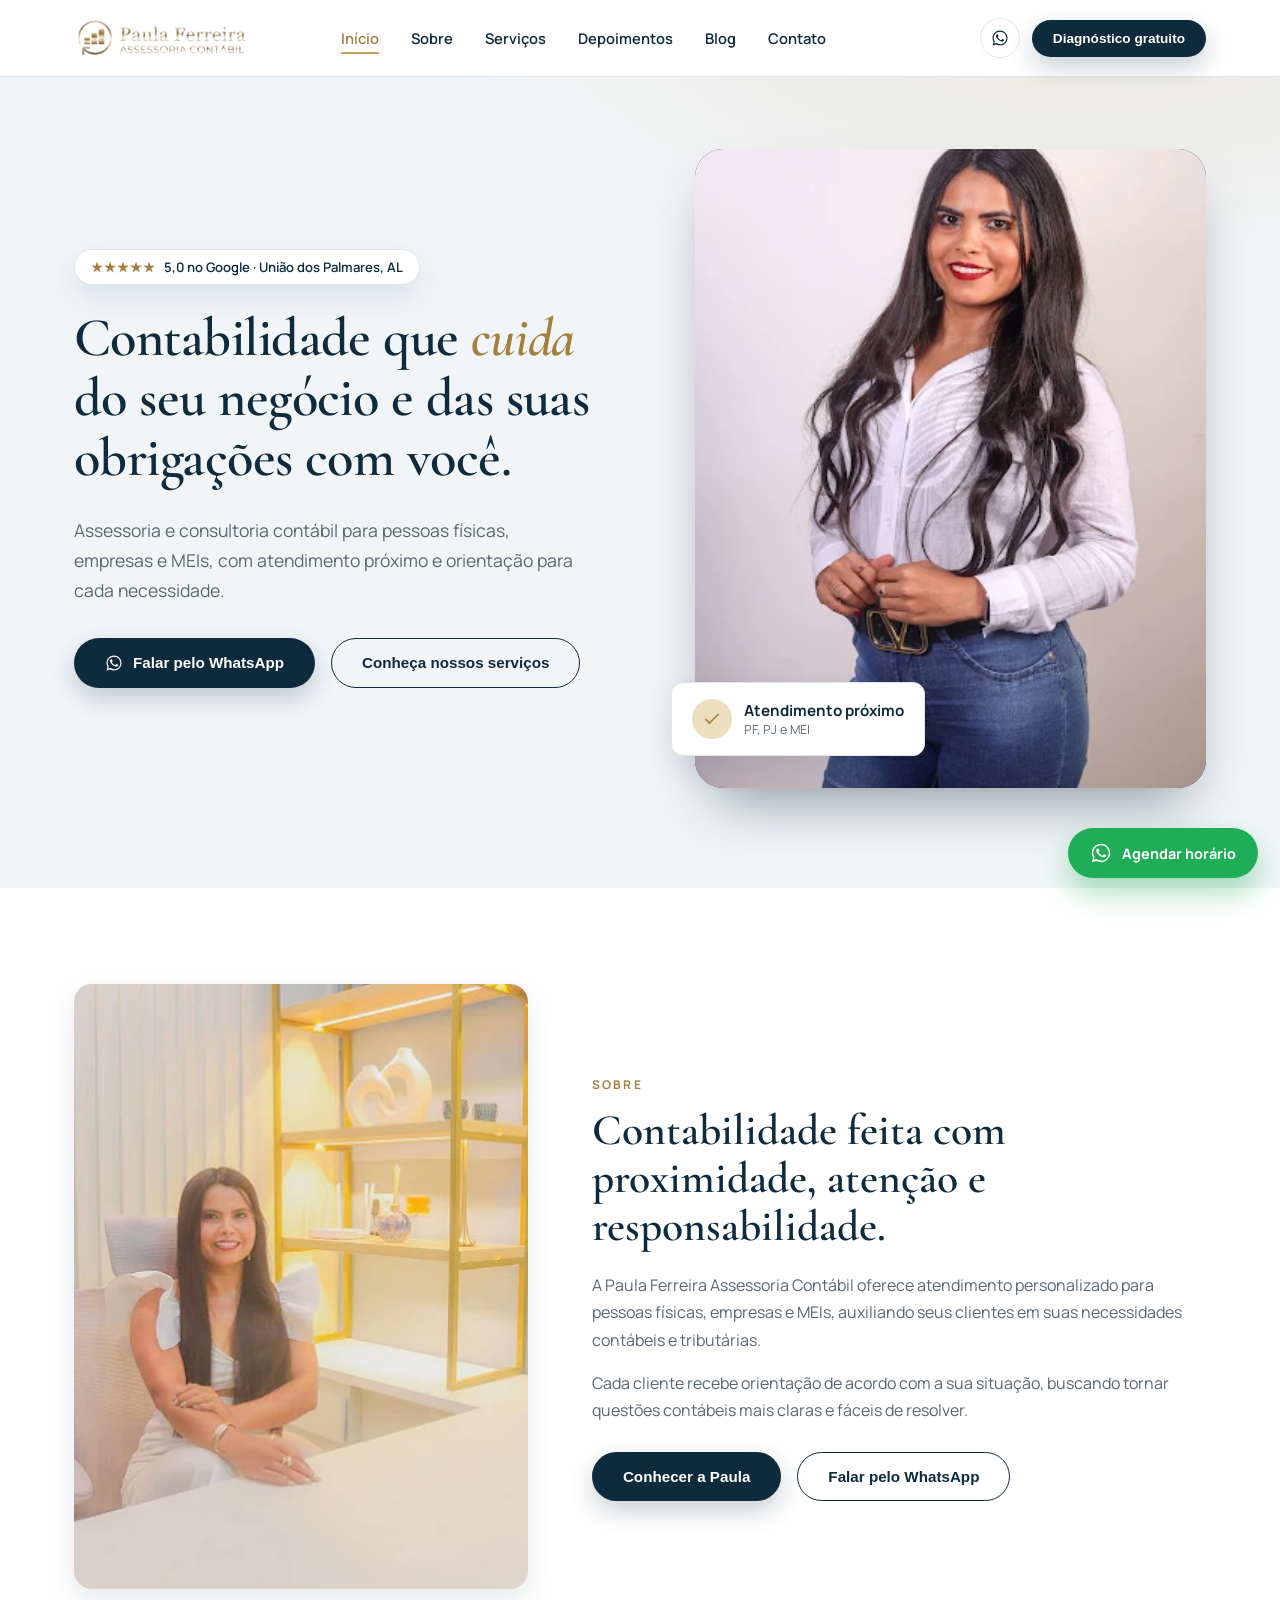
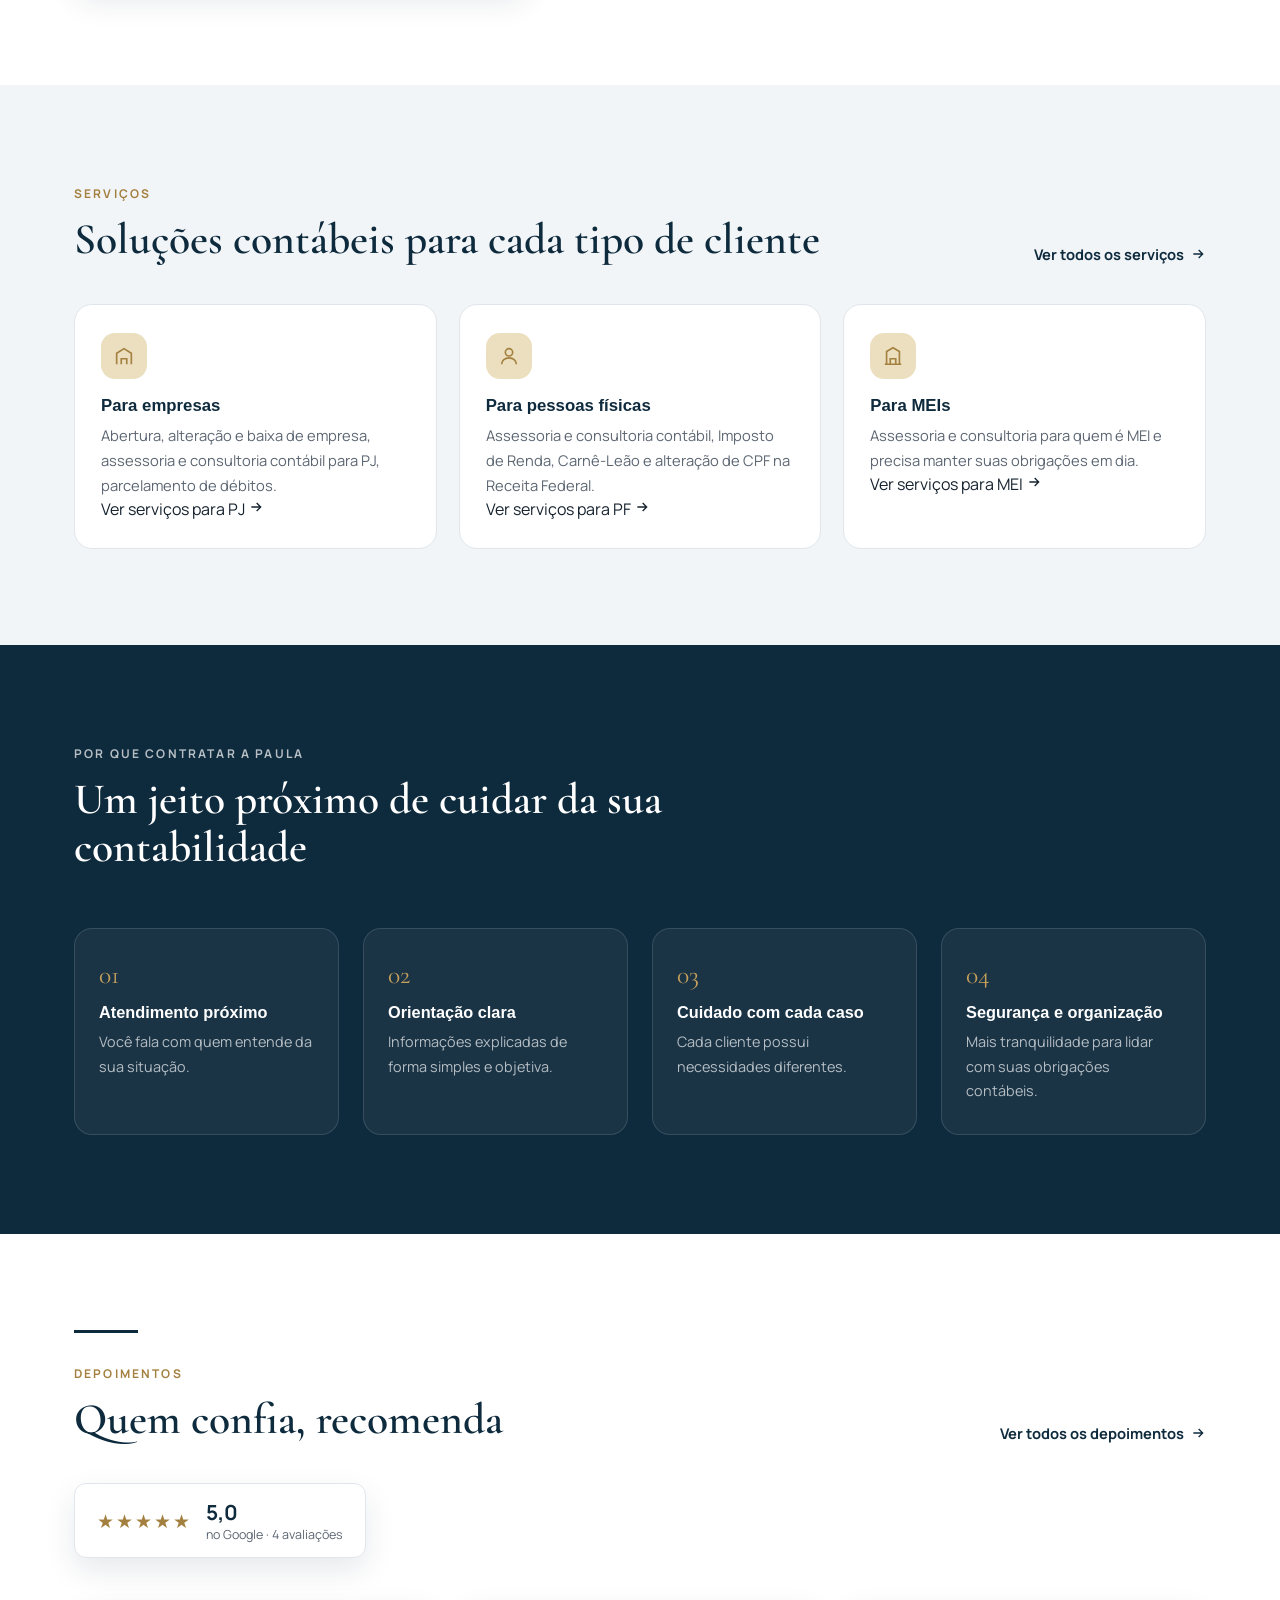
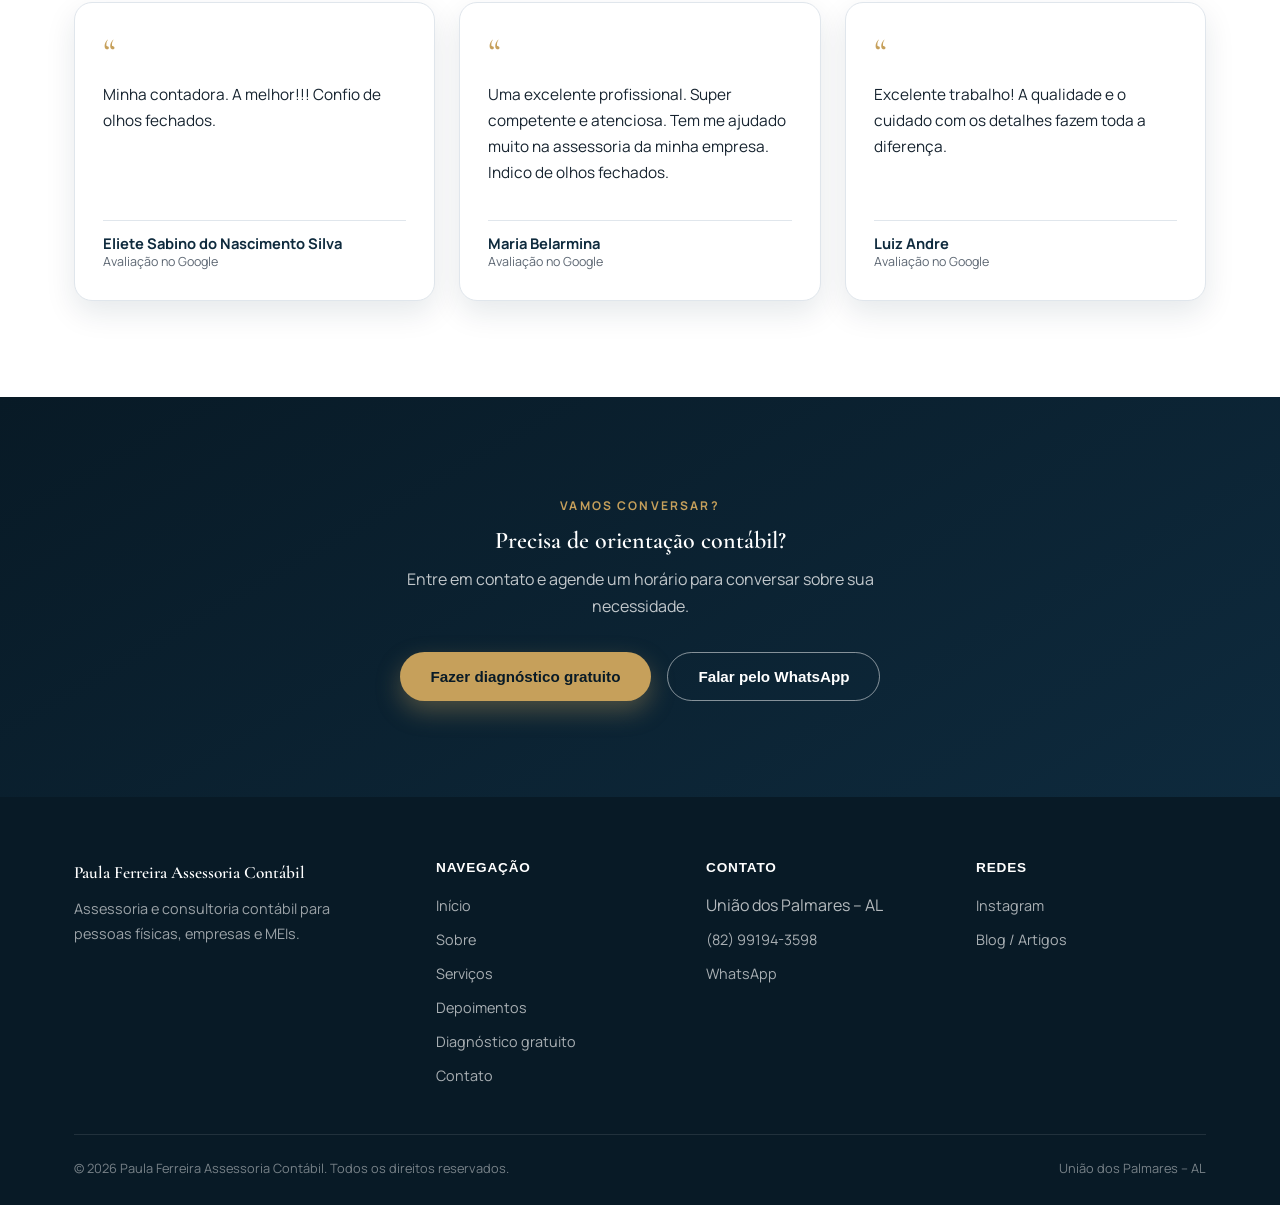
<file: index.html>
<!DOCTYPE html>
<html lang="pt-BR">
<head>
<meta charset="UTF-8">
<meta name="viewport" content="width=device-width, initial-scale=1.0">
<title>Contadora em União dos Palmares – AL | Paula Ferreira Assessoria Contábil</title>
<meta name="description" content="Assessoria e consultoria contábil em União dos Palmares - AL, para pessoas físicas, empresas e MEIs. Atendimento próximo, Imposto de Renda, Carnê-Leão, abertura e regularização de empresas. Fale agora pelo WhatsApp.">
<link rel="canonical" href="https://contadorapaulaferreira.com.br/">
<meta property="og:title" content="Paula Ferreira Assessoria Contábil – Contadora em União dos Palmares, AL">
<meta property="og:description" content="Assessoria e consultoria contábil para pessoas físicas, empresas e MEIs, com atendimento próximo e orientação clara.">
<meta property="og:type" content="website">
<meta property="og:locale" content="pt_BR">
<link rel="preconnect" href="https://fonts.googleapis.com">
<link rel="preconnect" href="https://fonts.gstatic.com" crossorigin>
<link href="https://fonts.googleapis.com/css2?family=Cormorant+Garamond:wght@500;600;700&family=Manrope:wght@400;500;600;700;800&display=swap" rel="stylesheet">
<link rel="stylesheet" href="css/style.css">
<script type="application/ld+json">
{
  "@context": "https://schema.org",
  "@type": "AccountingService",
  "name": "Paula Ferreira Assessoria Contábil",
  "image": "images/paula-hero.webp",
  "telephone": "+5582991943598",
  "address": {
    "@type": "PostalAddress",
    "streetAddress": "Rua Minervino Miguel dos Prazeres, R. Costa e Silva, 135",
    "addressLocality": "União dos Palmares",
    "addressRegion": "AL",
    "postalCode": "57800-000",
    "addressCountry": "BR"
  },
  "aggregateRating": {
    "@type": "AggregateRating",
    "ratingValue": "5.0",
    "reviewCount": "4"
  }
}
</script>
</head>
<body>

<header class="site-header">
  <nav class="nav">
    <a href="index.html" class="brand">
      <img src="images/logo.png" alt="Paula Ferreira Assessoria Contábil" class="brand-logo">
    </a>

    <button class="nav-toggle" aria-label="Abrir menu">
      <span></span><span></span><span></span>
    </button>

    <ul class="nav-links">
      <li><a href="index.html" class="active">Início</a></li>
      <li><a href="sobre.html">Sobre</a></li>
      <li><a href="servicos.html">Serviços</a></li>
      <li><a href="depoimentos.html">Depoimentos</a></li>
      <li><a href="artigos.html">Blog</a></li>
      <li><a href="contato.html">Contato</a></li>
      <li>
        <a href="diagnostico.html" class="btn btn-primary btn-sm nav-mobile-cta">Diagnóstico gratuito</a>
      </li>
      <li>
        <a href="https://wa.me/5582991943598?text=Ol%C3%A1%2C%20Paula!%20Vim%20pelo%20site%20e%20gostaria%20de%20agendar%20um%20atendimento." class="btn btn-outline btn-sm nav-mobile-cta" target="_blank" rel="noopener">Falar no WhatsApp</a>
      </li>
    </ul>

    <div class="nav-cta">
      <a href="https://wa.me/5582991943598?text=Ol%C3%A1%2C%20Paula!%20Vim%20pelo%20site%20e%20gostaria%20de%20agendar%20um%20atendimento." class="icon-btn" target="_blank" rel="noopener" aria-label="WhatsApp">
        <svg viewBox="0 0 24 24" fill="currentColor"><path d="M17.5 14.4c-.3-.1-1.7-.9-2-1-.3-.1-.5-.1-.6.1-.2.3-.7 1-.9 1.2-.2.2-.3.2-.6.1-.3-.1-1.3-.5-2.4-1.5-.9-.8-1.5-1.8-1.7-2.1-.2-.3 0-.5.1-.6.1-.1.3-.3.4-.5.1-.1.2-.3.3-.4.1-.2 0-.4 0-.5C10 9 9.6 8 9.4 7.5c-.2-.5-.4-.4-.6-.4h-.5c-.2 0-.5.1-.7.3-.2.3-.9.9-.9 2.1s1 2.5 1.1 2.6c.1.2 1.9 2.9 4.6 4 .6.3 1.1.4 1.5.5.6.2 1.2.2 1.6.1.5-.1 1.7-.7 1.9-1.3.2-.6.2-1.1.2-1.2-.1-.2-.3-.2-.6-.3z"/><path d="M12 2C6.5 2 2 6.5 2 12c0 1.8.5 3.6 1.4 5.1L2 22l5-1.3c1.5.8 3.2 1.3 5 1.3 5.5 0 10-4.5 10-10S17.5 2 12 2zm0 18c-1.6 0-3.2-.4-4.5-1.3l-.3-.2-3 .8.8-2.9-.2-.3C4 14.8 3.5 13.4 3.5 12c0-4.7 3.8-8.5 8.5-8.5s8.5 3.8 8.5 8.5-3.8 8.5-8.5 8.5z"/></svg>
      </a>
      <a href="diagnostico.html" class="btn btn-primary btn-sm">Diagnóstico gratuito</a>
    </div>
  </nav>
</header>

<!-- HERO -->
<section class="hero">
  <div class="container hero-grid">
    <div>
      <span class="hero-badge"><span class="stars">★★★★★</span> 5,0 no Google · União dos Palmares, AL</span>
      <h1>Contabilidade que <em>cuida</em> do seu negócio e das suas obrigações com você.</h1>
      <p class="hero-sub">Assessoria e consultoria contábil para pessoas físicas, empresas e MEIs, com atendimento próximo e orientação para cada necessidade.</p>
      <div class="hero-actions">
        <a href="https://wa.me/5582991943598?text=Ol%C3%A1%2C%20Paula!%20Vim%20pelo%20site%20e%20gostaria%20de%20conversar." class="btn btn-primary">
          <svg viewBox="0 0 24 24" fill="currentColor"><path d="M17.5 14.4c-.3-.1-1.7-.9-2-1-.3-.1-.5-.1-.6.1-.2.3-.7 1-.9 1.2-.2.2-.3.2-.6.1-.3-.1-1.3-.5-2.4-1.5-.9-.8-1.5-1.8-1.7-2.1-.2-.3 0-.5.1-.6.1-.1.3-.3.4-.5.1-.1.2-.3.3-.4.1-.2 0-.4 0-.5C10 9 9.6 8 9.4 7.5c-.2-.5-.4-.4-.6-.4h-.5c-.2 0-.5.1-.7.3-.2.3-.9.9-.9 2.1s1 2.5 1.1 2.6c.1.2 1.9 2.9 4.6 4 .6.3 1.1.4 1.5.5.6.2 1.2.2 1.6.1.5-.1 1.7-.7 1.9-1.3.2-.6.2-1.1.2-1.2-.1-.2-.3-.2-.6-.3z"/><path d="M12 2C6.5 2 2 6.5 2 12c0 1.8.5 3.6 1.4 5.1L2 22l5-1.3c1.5.8 3.2 1.3 5 1.3 5.5 0 10-4.5 10-10S17.5 2 12 2zm0 18c-1.6 0-3.2-.4-4.5-1.3l-.3-.2-3 .8.8-2.9-.2-.3C4 14.8 3.5 13.4 3.5 12c0-4.7 3.8-8.5 8.5-8.5s8.5 3.8 8.5 8.5-3.8 8.5-8.5 8.5z"/></svg>
          Falar pelo WhatsApp
        </a>
        <a href="servicos.html" class="btn btn-outline">Conheça nossos serviços</a>
      </div>
    </div>

    <div class="hero-media">
      <div class="hero-photo-frame" data-photo>
        <img src="images/paula-hero.webp" alt="Paula Ferreira, contadora responsável pela Paula Ferreira Assessoria Contábil" data-fallback onerror="this.closest('[data-photo]').classList.add('is-fallback')">
        <div class="img-fallback">
          <svg viewBox="0 0 24 24" fill="none" stroke="currentColor" stroke-width="1.5"><circle cx="12" cy="8" r="4"/><path d="M4 21c0-4 3.6-7 8-7s8 3 8 7"/></svg>
          <span>Foto de Paula Ferreira</span>
        </div>
      </div>
      <div class="hero-float-card">
        <span class="icon">
          <svg viewBox="0 0 24 24" fill="none" stroke="currentColor" stroke-width="2"><path d="M20 6L9 17l-5-5"/></svg>
        </span>
        <span>
          <strong>Atendimento próximo</strong>
          <span>PF, PJ e MEI</span>
        </span>
      </div>
    </div>
  </div>
</section>

<!-- SOBRE (teaser) -->
<section class="about">
  <div class="container about-grid">
    <div class="about-photo" data-photo>
      <img src="images/paula-mesa.webp" alt="Paula Ferreira em seu escritório de contabilidade" data-fallback onerror="this.closest('[data-photo]').classList.add('is-fallback')">
      <div class="img-fallback">
        <svg viewBox="0 0 24 24" fill="none" stroke="currentColor" stroke-width="1.5"><circle cx="12" cy="8" r="4"/><path d="M4 21c0-4 3.6-7 8-7s8 3 8 7"/></svg>
        <span>Foto de Paula Ferreira</span>
      </div>
    </div>
    <div>
      <span class="overline">Sobre</span>
      <h2 class="section-title">Contabilidade feita com proximidade, atenção e responsabilidade.</h2>
      <p>A Paula Ferreira Assessoria Contábil oferece atendimento personalizado para pessoas físicas, empresas e MEIs, auxiliando seus clientes em suas necessidades contábeis e tributárias.</p>
      <p>Cada cliente recebe orientação de acordo com a sua situação, buscando tornar questões contábeis mais claras e fáceis de resolver.</p>
      <div style="margin-top:28px; display:flex; gap:16px; flex-wrap:wrap;">
        <a href="sobre.html" class="btn btn-primary">Conhecer a Paula</a>
        <a href="https://wa.me/5582991943598?text=Ol%C3%A1%2C%20Paula!%20Quero%20saber%20mais%20sobre%20a%20assessoria%20cont%C3%A1bil." class="btn btn-outline">Falar pelo WhatsApp</a>
      </div>
    </div>
  </div>
</section>

<!-- SERVIÇOS (teaser) -->
<section class="services">
  <div class="container">
    <div class="teaser-head">
      <div>
        <span class="overline">Serviços</span>
        <h2 class="section-title" style="margin-bottom:0;">Soluções contábeis para cada tipo de cliente</h2>
      </div>
      <a href="servicos.html" class="section-link">Ver todos os serviços <svg viewBox="0 0 24 24" fill="none" stroke="currentColor" stroke-width="2"><path d="M5 12h14M13 6l6 6-6 6"/></svg></a>
    </div>
    <div class="service-grid">
      <div class="service-card">
        <span class="icon"><svg viewBox="0 0 24 24" fill="none" stroke="currentColor" stroke-width="1.8"><path d="M4 21V9l8-5 8 5v12"/><path d="M9 21v-6h6v6"/></svg></span>
        <h3>Para empresas</h3>
        <p>Abertura, alteração e baixa de empresa, assessoria e consultoria contábil para PJ, parcelamento de débitos.</p>
        <a href="servicos.html#pj" class="read-link" style="margin-top:14px;">Ver serviços para PJ <svg viewBox="0 0 24 24" width="16" height="16" fill="none" stroke="currentColor" stroke-width="2"><path d="M5 12h14M13 6l6 6-6 6"/></svg></a>
      </div>
      <div class="service-card">
        <span class="icon"><svg viewBox="0 0 24 24" fill="none" stroke="currentColor" stroke-width="1.8"><circle cx="12" cy="8" r="4"/><path d="M4 21c0-4 3.6-7 8-7s8 3 8 7"/></svg></span>
        <h3>Para pessoas físicas</h3>
        <p>Assessoria e consultoria contábil, Imposto de Renda, Carnê-Leão e alteração de CPF na Receita Federal.</p>
        <a href="servicos.html#pf" class="read-link" style="margin-top:14px;">Ver serviços para PF <svg viewBox="0 0 24 24" width="16" height="16" fill="none" stroke="currentColor" stroke-width="2"><path d="M5 12h14M13 6l6 6-6 6"/></svg></a>
      </div>
      <div class="service-card">
        <span class="icon"><svg viewBox="0 0 24 24" fill="none" stroke="currentColor" stroke-width="1.8"><path d="M3 21h18M5 21V7l7-4 7 4v14M9 21v-6h6v6"/></svg></span>
        <h3>Para MEIs</h3>
        <p>Assessoria e consultoria para quem é MEI e precisa manter suas obrigações em dia.</p>
        <a href="servicos.html#mei" class="read-link" style="margin-top:14px;">Ver serviços para MEI <svg viewBox="0 0 24 24" width="16" height="16" fill="none" stroke="currentColor" stroke-width="2"><path d="M5 12h14M13 6l6 6-6 6"/></svg></a>
      </div>
    </div>
  </div>
</section>

<!-- DIFERENCIAIS -->
<section class="diff">
  <div class="container">
    <div class="section-head">
      <span class="overline">Por que contratar a Paula</span>
      <h2 class="section-title">Um jeito próximo de cuidar da sua contabilidade</h2>
    </div>
    <div class="diff-grid">
      <div class="diff-card">
        <div class="num">01</div>
        <h3>Atendimento próximo</h3>
        <p>Você fala com quem entende da sua situação.</p>
      </div>
      <div class="diff-card">
        <div class="num">02</div>
        <h3>Orientação clara</h3>
        <p>Informações explicadas de forma simples e objetiva.</p>
      </div>
      <div class="diff-card">
        <div class="num">03</div>
        <h3>Cuidado com cada caso</h3>
        <p>Cada cliente possui necessidades diferentes.</p>
      </div>
      <div class="diff-card">
        <div class="num">04</div>
        <h3>Segurança e organização</h3>
        <p>Mais tranquilidade para lidar com suas obrigações contábeis.</p>
      </div>
    </div>
  </div>
</section>

<!-- DEPOIMENTOS (teaser) -->
<section class="testimonials">
  <div class="container">
    <div class="teaser-head">
      <div>
        <hr class="rule-top">
        <span class="overline">Depoimentos</span>
        <h2 class="section-title" style="margin-bottom:0;">Quem confia, recomenda</h2>
      </div>
      <a href="depoimentos.html" class="section-link">Ver todos os depoimentos <svg viewBox="0 0 24 24" fill="none" stroke="currentColor" stroke-width="2"><path d="M5 12h14M13 6l6 6-6 6"/></svg></a>
    </div>

    <div class="rating-row">
      <div class="rating-badge">
        <span class="stars">★★★★★</span>
        <span>
          <strong>5,0</strong>
          <span>no Google · 4 avaliações</span>
        </span>
      </div>
    </div>

    <div class="testi-grid">
      <div class="testi-card">
        <span class="quote-mark">&ldquo;</span>
        <p>Minha contadora. A melhor!!! Confio de olhos fechados.</p>
        <hr class="divider">
        <span class="author">Eliete Sabino do Nascimento Silva</span>
        <span class="meta">Avaliação no Google</span>
      </div>
      <div class="testi-card">
        <span class="quote-mark">&ldquo;</span>
        <p>Uma excelente profissional. Super competente e atenciosa. Tem me ajudado muito na assessoria da minha empresa. Indico de olhos fechados.</p>
        <hr class="divider">
        <span class="author">Maria Belarmina</span>
        <span class="meta">Avaliação no Google</span>
      </div>
      <div class="testi-card">
        <span class="quote-mark">&ldquo;</span>
        <p>Excelente trabalho! A qualidade e o cuidado com os detalhes fazem toda a diferença.</p>
        <hr class="divider">
        <span class="author">Luiz Andre</span>
        <span class="meta">Avaliação no Google</span>
      </div>
    </div>
  </div>
</section>

<!-- CTA FINAL -->
<section class="cta-final">
  <div class="container">
    <span class="overline" style="color:var(--gold);">Vamos conversar?</span>
    <h2>Precisa de orientação contábil?</h2>
    <p>Entre em contato e agende um horário para conversar sobre sua necessidade.</p>
    <div class="cta-actions">
      <a href="diagnostico.html" class="btn btn-gold">Fazer diagnóstico gratuito</a>
      <a href="https://wa.me/5582991943598?text=Ol%C3%A1%2C%20Paula!%20Quero%20agendar%20um%20atendimento." class="btn btn-outline-light">Falar pelo WhatsApp</a>
    </div>
  </div>
</section>

<footer class="site-footer">
  <div class="container">
    <div class="footer-grid">
      <div class="footer-brand">
        <span class="brand-name">Paula Ferreira Assessoria Contábil</span>
        <p>Assessoria e consultoria contábil para pessoas físicas, empresas e MEIs.</p>
      </div>
      <div class="footer-col">
        <h4>Navegação</h4>
        <ul>
          <li><a href="index.html">Início</a></li>
          <li><a href="sobre.html">Sobre</a></li>
          <li><a href="servicos.html">Serviços</a></li>
          <li><a href="depoimentos.html">Depoimentos</a></li>
          <li><a href="diagnostico.html">Diagnóstico gratuito</a></li>
          <li><a href="contato.html">Contato</a></li>
        </ul>
      </div>
      <div class="footer-col">
        <h4>Contato</h4>
        <ul>
          <li>União dos Palmares – AL</li>
          <li><a href="tel:+5582991943598">(82) 99194-3598</a></li>
          <li><a href="https://wa.me/5582991943598" target="_blank" rel="noopener">WhatsApp</a></li>
        </ul>
      </div>
      <div class="footer-col">
        <h4>Redes</h4>
        <ul>
          <li><a href="https://www.instagram.com/contadorapaulaferreira/" target="_blank" rel="noopener">Instagram</a></li>
          <li><a href="artigos.html">Blog / Artigos</a></li>
        </ul>
      </div>
    </div>
    <div class="footer-bottom">
      <span>&copy; <span id="year"></span> Paula Ferreira Assessoria Contábil. Todos os direitos reservados.</span>
      <span>União dos Palmares – AL</span>
    </div>
  </div>
</footer>

<a href="https://wa.me/5582991943598?text=Ol%C3%A1%2C%20Paula!%20Vim%20pelo%20site%20e%20gostaria%20de%20agendar%20um%20atendimento." class="wa-float" target="_blank" rel="noopener">
  <svg viewBox="0 0 24 24" fill="currentColor"><path d="M17.5 14.4c-.3-.1-1.7-.9-2-1-.3-.1-.5-.1-.6.1-.2.3-.7 1-.9 1.2-.2.2-.3.2-.6.1-.3-.1-1.3-.5-2.4-1.5-.9-.8-1.5-1.8-1.7-2.1-.2-.3 0-.5.1-.6.1-.1.3-.3.4-.5.1-.1.2-.3.3-.4.1-.2 0-.4 0-.5C10 9 9.6 8 9.4 7.5c-.2-.5-.4-.4-.6-.4h-.5c-.2 0-.5.1-.7.3-.2.3-.9.9-.9 2.1s1 2.5 1.1 2.6c.1.2 1.9 2.9 4.6 4 .6.3 1.1.4 1.5.5.6.2 1.2.2 1.6.1.5-.1 1.7-.7 1.9-1.3.2-.6.2-1.1.2-1.2-.1-.2-.3-.2-.6-.3z"/><path d="M12 2C6.5 2 2 6.5 2 12c0 1.8.5 3.6 1.4 5.1L2 22l5-1.3c1.5.8 3.2 1.3 5 1.3 5.5 0 10-4.5 10-10S17.5 2 12 2zm0 18c-1.6 0-3.2-.4-4.5-1.3l-.3-.2-3 .8.8-2.9-.2-.3C4 14.8 3.5 13.4 3.5 12c0-4.7 3.8-8.5 8.5-8.5s8.5 3.8 8.5 8.5-3.8 8.5-8.5 8.5z"/></svg>
  <span>Agendar horário</span>
</a>

<script src="js/main.js"></script>
</body>
</html>
</file>
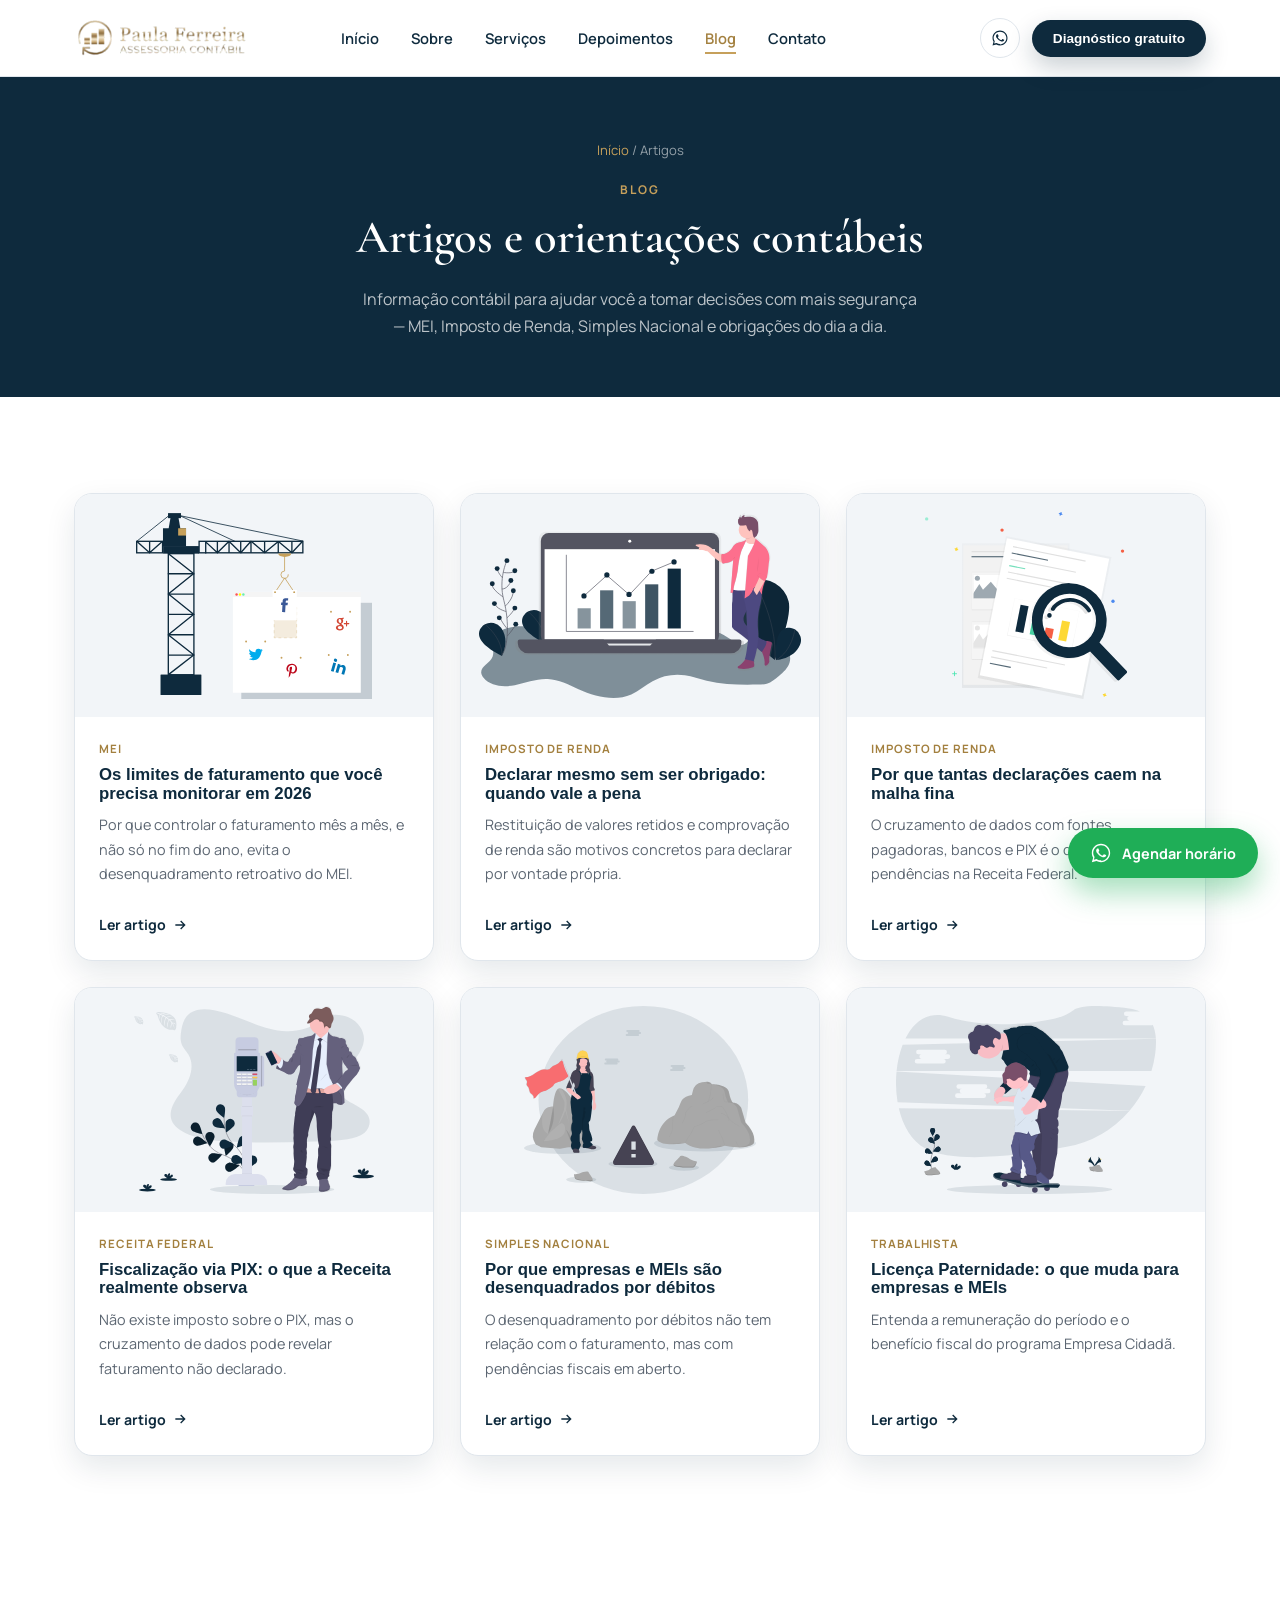
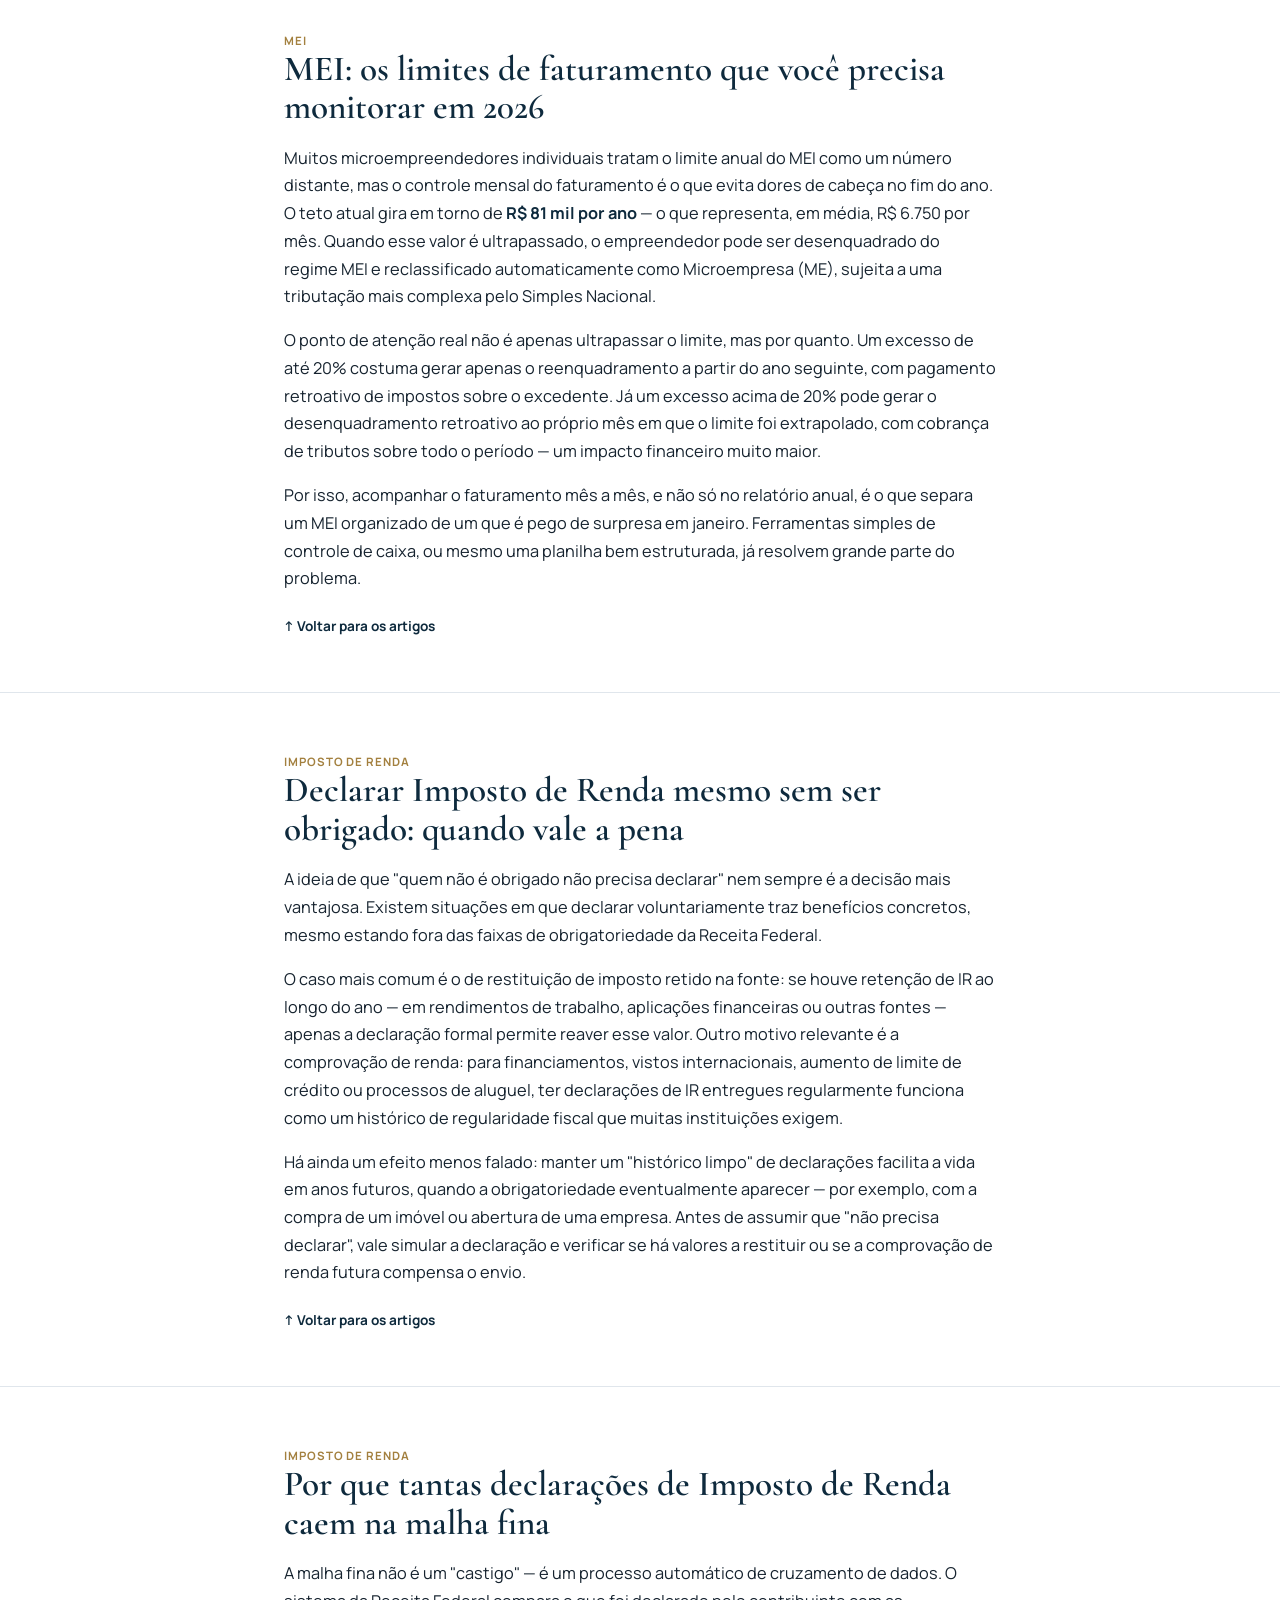
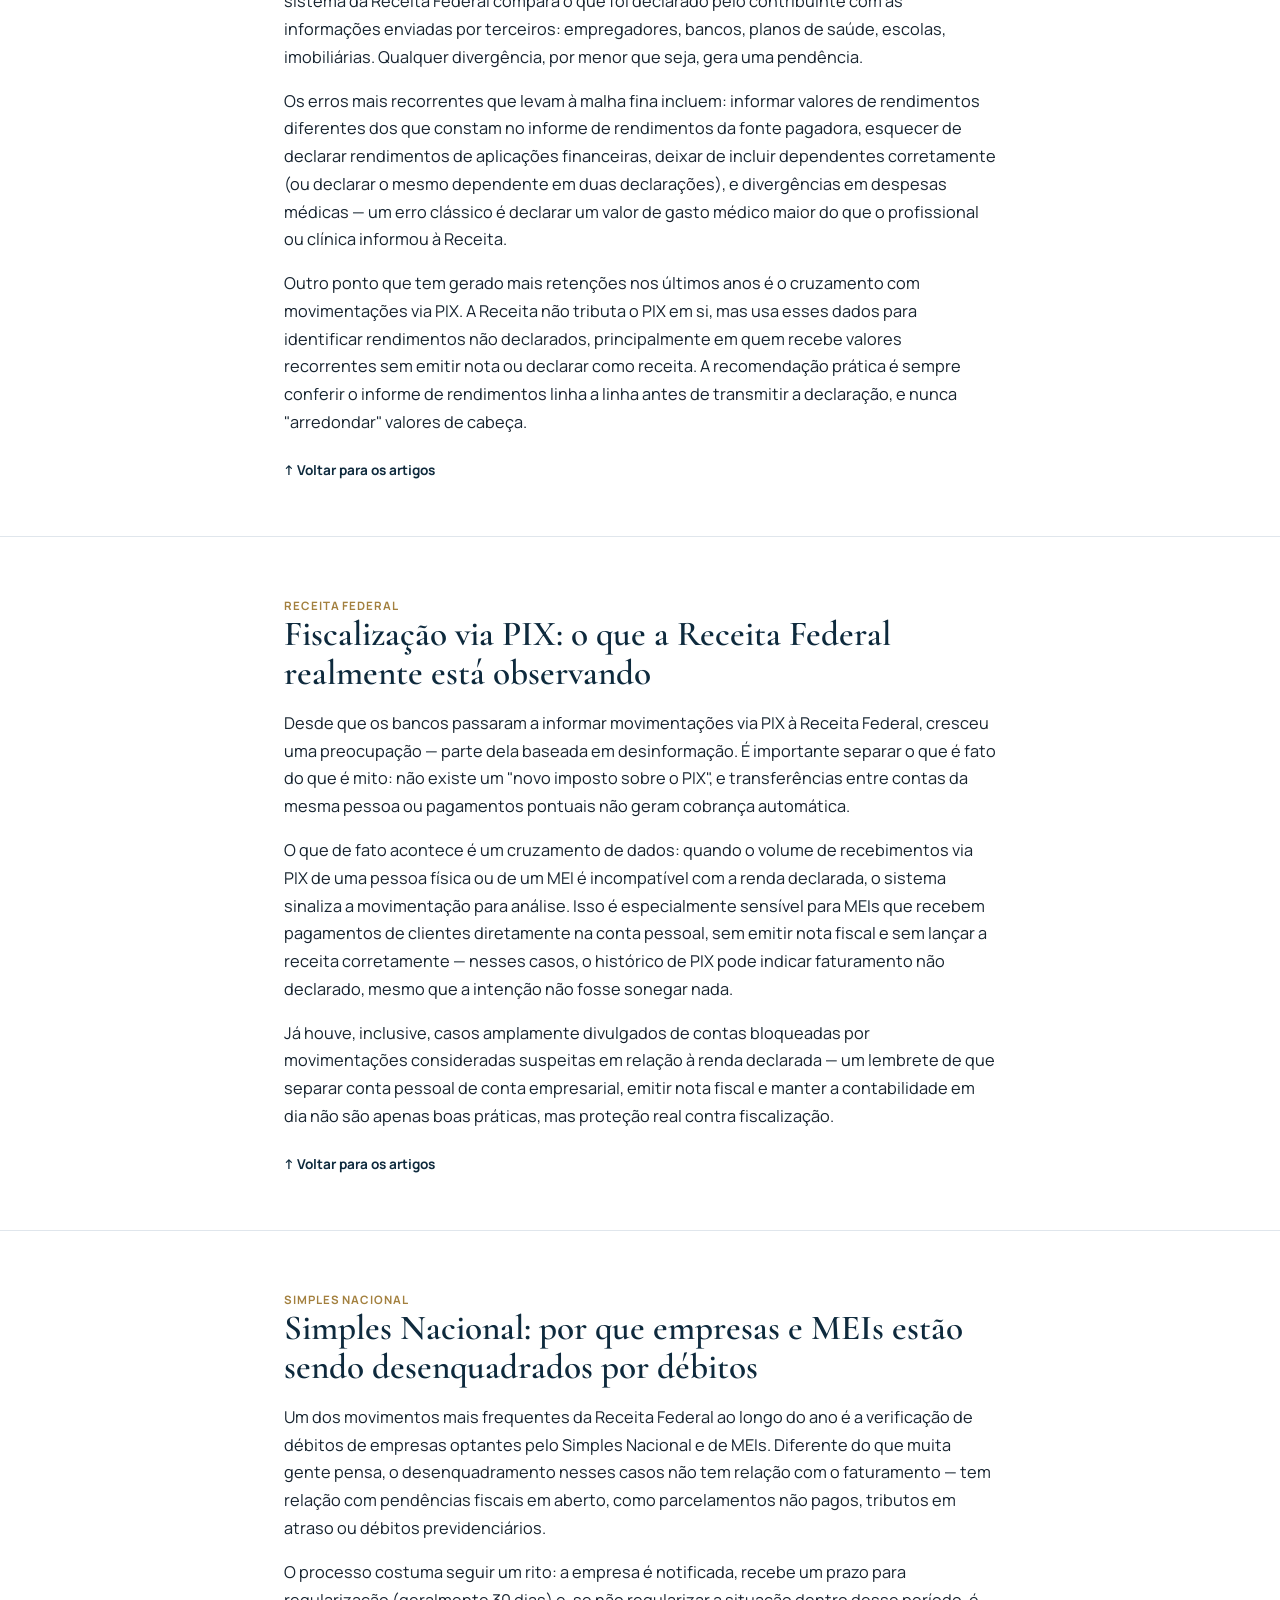
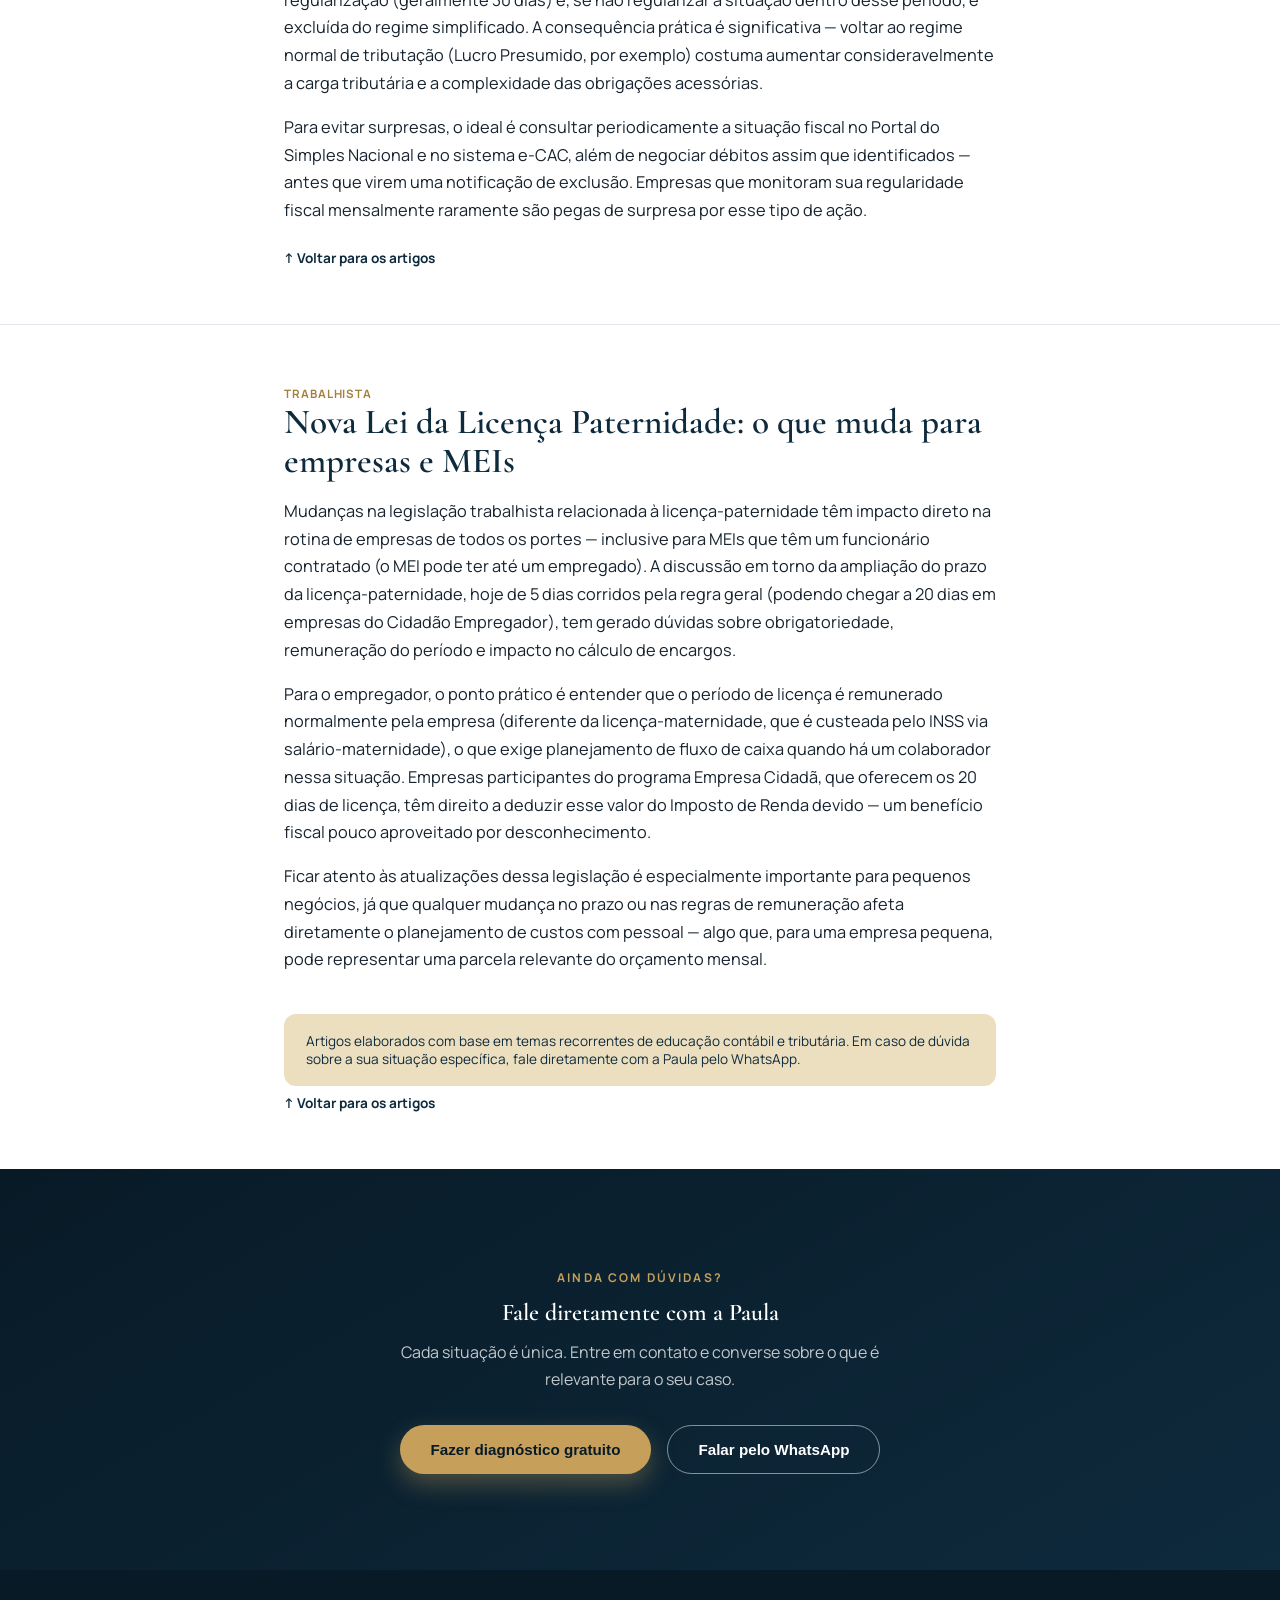
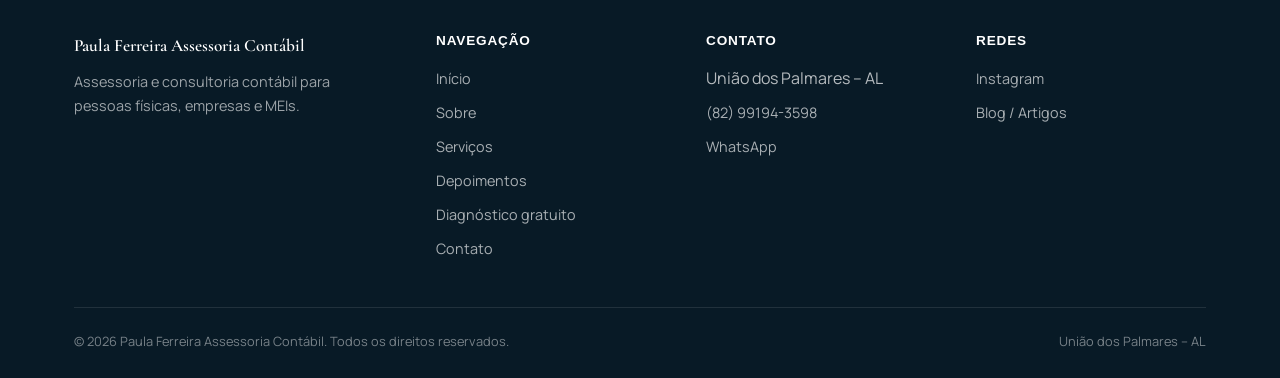
<file: artigos.html>
<!DOCTYPE html>
<html lang="pt-BR">
<head>
<meta charset="UTF-8">
<meta name="viewport" content="width=device-width, initial-scale=1.0">
<title>Artigos sobre Contabilidade, MEI e Imposto de Renda | Paula Ferreira Assessoria Contábil</title>
<meta name="description" content="Conteúdos sobre MEI, Imposto de Renda, Carnê-Leão, Simples Nacional e obrigações contábeis para pessoas físicas e empresas, por Paula Ferreira Assessoria Contábil – União dos Palmares, AL.">
<link rel="canonical" href="https://contadorapaulaferreira.com.br/artigos.html">
<link rel="preconnect" href="https://fonts.googleapis.com">
<link rel="preconnect" href="https://fonts.gstatic.com" crossorigin>
<link href="https://fonts.googleapis.com/css2?family=Cormorant+Garamond:wght@500;600;700&family=Manrope:wght@400;500;600;700;800&display=swap" rel="stylesheet">
<link rel="stylesheet" href="css/style.css">
</head>
<body>

<header class="site-header">
  <nav class="nav">
    <a href="index.html" class="brand">
      <img src="images/logo.png" alt="Paula Ferreira Assessoria Contábil" class="brand-logo">
    </a>

    <button class="nav-toggle" aria-label="Abrir menu">
      <span></span><span></span><span></span>
    </button>

    <ul class="nav-links">
      <li><a href="index.html">Início</a></li>
      <li><a href="sobre.html">Sobre</a></li>
      <li><a href="servicos.html">Serviços</a></li>
      <li><a href="depoimentos.html">Depoimentos</a></li>
      <li><a href="artigos.html" class="active">Blog</a></li>
      <li><a href="contato.html">Contato</a></li>
      <li>
        <a href="diagnostico.html" class="btn btn-primary btn-sm nav-mobile-cta">Diagnóstico gratuito</a>
      </li>
      <li>
        <a href="https://wa.me/5582991943598?text=Ol%C3%A1%2C%20Paula!%20Vim%20pelo%20site%20e%20gostaria%20de%20agendar%20um%20atendimento." class="btn btn-outline btn-sm nav-mobile-cta" target="_blank" rel="noopener">Falar no WhatsApp</a>
      </li>
    </ul>

    <div class="nav-cta">
      <a href="https://wa.me/5582991943598?text=Ol%C3%A1%2C%20Paula!%20Vim%20pelo%20site%20e%20gostaria%20de%20agendar%20um%20atendimento." class="icon-btn" target="_blank" rel="noopener" aria-label="WhatsApp">
        <svg viewBox="0 0 24 24" fill="currentColor"><path d="M17.5 14.4c-.3-.1-1.7-.9-2-1-.3-.1-.5-.1-.6.1-.2.3-.7 1-.9 1.2-.2.2-.3.2-.6.1-.3-.1-1.3-.5-2.4-1.5-.9-.8-1.5-1.8-1.7-2.1-.2-.3 0-.5.1-.6.1-.1.3-.3.4-.5.1-.1.2-.3.3-.4.1-.2 0-.4 0-.5C10 9 9.6 8 9.4 7.5c-.2-.5-.4-.4-.6-.4h-.5c-.2 0-.5.1-.7.3-.2.3-.9.9-.9 2.1s1 2.5 1.1 2.6c.1.2 1.9 2.9 4.6 4 .6.3 1.1.4 1.5.5.6.2 1.2.2 1.6.1.5-.1 1.7-.7 1.9-1.3.2-.6.2-1.1.2-1.2-.1-.2-.3-.2-.6-.3z"/><path d="M12 2C6.5 2 2 6.5 2 12c0 1.8.5 3.6 1.4 5.1L2 22l5-1.3c1.5.8 3.2 1.3 5 1.3 5.5 0 10-4.5 10-10S17.5 2 12 2zm0 18c-1.6 0-3.2-.4-4.5-1.3l-.3-.2-3 .8.8-2.9-.2-.3C4 14.8 3.5 13.4 3.5 12c0-4.7 3.8-8.5 8.5-8.5s8.5 3.8 8.5 8.5-3.8 8.5-8.5 8.5z"/></svg>
      </a>
      <a href="diagnostico.html" class="btn btn-primary btn-sm">Diagnóstico gratuito</a>
    </div>
  </nav>
</header>

<!-- HERO DA PÁGINA -->
<section class="page-hero">
  <div class="container">
    <div class="breadcrumb"><a href="index.html">Início</a> / Artigos</div>
    <span class="overline">Blog</span>
    <h1>Artigos e orientações contábeis</h1>
    <p>Informação contábil para ajudar você a tomar decisões com mais segurança — MEI, Imposto de Renda, Simples Nacional e obrigações do dia a dia.</p>
  </div>
</section>

<!-- GRID DE ARTIGOS -->
<section id="topo-artigos">
  <div class="container">
    <div class="articles-grid">

      <article class="article-card">
        <div class="thumb"><img src="images/artigos/artigo-1-mei.svg" alt="Ilustração sobre limites de faturamento do MEI" loading="lazy"></div>
        <div class="body">
          <span class="article-tag">MEI</span>
          <h3>Os limites de faturamento que você precisa monitorar em 2026</h3>
          <p>Por que controlar o faturamento mês a mês, e não só no fim do ano, evita o desenquadramento retroativo do MEI.</p>
          <a href="#artigo-1" class="read-link">Ler artigo <svg viewBox="0 0 24 24" fill="none" stroke="currentColor" stroke-width="2"><path d="M5 12h14M13 6l6 6-6 6"/></svg></a>
        </div>
      </article>

      <article class="article-card">
        <div class="thumb"><img src="images/artigos/artigo-2-imposto-renda.svg" alt="Ilustração sobre declaração de Imposto de Renda" loading="lazy"></div>
        <div class="body">
          <span class="article-tag">Imposto de Renda</span>
          <h3>Declarar mesmo sem ser obrigado: quando vale a pena</h3>
          <p>Restituição de valores retidos e comprovação de renda são motivos concretos para declarar por vontade própria.</p>
          <a href="#artigo-2" class="read-link">Ler artigo <svg viewBox="0 0 24 24" fill="none" stroke="currentColor" stroke-width="2"><path d="M5 12h14M13 6l6 6-6 6"/></svg></a>
        </div>
      </article>

      <article class="article-card">
        <div class="thumb"><img src="images/artigos/artigo-3-malha-fina.svg" alt="Ilustração sobre malha fina do Imposto de Renda" loading="lazy"></div>
        <div class="body">
          <span class="article-tag">Imposto de Renda</span>
          <h3>Por que tantas declarações caem na malha fina</h3>
          <p>O cruzamento de dados com fontes pagadoras, bancos e PIX é o que mais gera pendências na Receita Federal.</p>
          <a href="#artigo-3" class="read-link">Ler artigo <svg viewBox="0 0 24 24" fill="none" stroke="currentColor" stroke-width="2"><path d="M5 12h14M13 6l6 6-6 6"/></svg></a>
        </div>
      </article>

      <article class="article-card">
        <div class="thumb"><img src="images/artigos/artigo-4-pix.svg" alt="Ilustração sobre fiscalização via PIX" loading="lazy"></div>
        <div class="body">
          <span class="article-tag">Receita Federal</span>
          <h3>Fiscalização via PIX: o que a Receita realmente observa</h3>
          <p>Não existe imposto sobre o PIX, mas o cruzamento de dados pode revelar faturamento não declarado.</p>
          <a href="#artigo-4" class="read-link">Ler artigo <svg viewBox="0 0 24 24" fill="none" stroke="currentColor" stroke-width="2"><path d="M5 12h14M13 6l6 6-6 6"/></svg></a>
        </div>
      </article>

      <article class="article-card">
        <div class="thumb"><img src="images/artigos/artigo-5-simples-nacional.svg" alt="Ilustração sobre desenquadramento do Simples Nacional" loading="lazy"></div>
        <div class="body">
          <span class="article-tag">Simples Nacional</span>
          <h3>Por que empresas e MEIs são desenquadrados por débitos</h3>
          <p>O desenquadramento por débitos não tem relação com o faturamento, mas com pendências fiscais em aberto.</p>
          <a href="#artigo-5" class="read-link">Ler artigo <svg viewBox="0 0 24 24" fill="none" stroke="currentColor" stroke-width="2"><path d="M5 12h14M13 6l6 6-6 6"/></svg></a>
        </div>
      </article>

      <article class="article-card">
        <div class="thumb"><img src="images/artigos/artigo-6-licenca-paternidade.svg" alt="Ilustração sobre licença paternidade" loading="lazy"></div>
        <div class="body">
          <span class="article-tag">Trabalhista</span>
          <h3>Licença Paternidade: o que muda para empresas e MEIs</h3>
          <p>Entenda a remuneração do período e o benefício fiscal do programa Empresa Cidadã.</p>
          <a href="#artigo-6" class="read-link">Ler artigo <svg viewBox="0 0 24 24" fill="none" stroke="currentColor" stroke-width="2"><path d="M5 12h14M13 6l6 6-6 6"/></svg></a>
        </div>
      </article>

    </div>
  </div>
</section>

<!-- ARTIGOS COMPLETOS -->
<article class="article-full" id="artigo-1">
  <div class="container article-full-inner">
    <span class="article-tag">MEI</span>
    <h2>MEI: os limites de faturamento que você precisa monitorar em 2026</h2>
    <p>Muitos microempreendedores individuais tratam o limite anual do MEI como um número distante, mas o controle mensal do faturamento é o que evita dores de cabeça no fim do ano. O teto atual gira em torno de <strong>R$ 81 mil por ano</strong> — o que representa, em média, R$ 6.750 por mês. Quando esse valor é ultrapassado, o empreendedor pode ser desenquadrado do regime MEI e reclassificado automaticamente como Microempresa (ME), sujeita a uma tributação mais complexa pelo Simples Nacional.</p>
    <p>O ponto de atenção real não é apenas ultrapassar o limite, mas por quanto. Um excesso de até 20% costuma gerar apenas o reenquadramento a partir do ano seguinte, com pagamento retroativo de impostos sobre o excedente. Já um excesso acima de 20% pode gerar o desenquadramento retroativo ao próprio mês em que o limite foi extrapolado, com cobrança de tributos sobre todo o período — um impacto financeiro muito maior.</p>
    <p>Por isso, acompanhar o faturamento mês a mês, e não só no relatório anual, é o que separa um MEI organizado de um que é pego de surpresa em janeiro. Ferramentas simples de controle de caixa, ou mesmo uma planilha bem estruturada, já resolvem grande parte do problema.</p>
    <a href="#topo-artigos" class="back-top">↑ Voltar para os artigos</a>
  </div>
</article>

<article class="article-full" id="artigo-2">
  <div class="container article-full-inner">
    <span class="article-tag">Imposto de Renda</span>
    <h2>Declarar Imposto de Renda mesmo sem ser obrigado: quando vale a pena</h2>
    <p>A ideia de que "quem não é obrigado não precisa declarar" nem sempre é a decisão mais vantajosa. Existem situações em que declarar voluntariamente traz benefícios concretos, mesmo estando fora das faixas de obrigatoriedade da Receita Federal.</p>
    <p>O caso mais comum é o de restituição de imposto retido na fonte: se houve retenção de IR ao longo do ano — em rendimentos de trabalho, aplicações financeiras ou outras fontes — apenas a declaração formal permite reaver esse valor. Outro motivo relevante é a comprovação de renda: para financiamentos, vistos internacionais, aumento de limite de crédito ou processos de aluguel, ter declarações de IR entregues regularmente funciona como um histórico de regularidade fiscal que muitas instituições exigem.</p>
    <p>Há ainda um efeito menos falado: manter um "histórico limpo" de declarações facilita a vida em anos futuros, quando a obrigatoriedade eventualmente aparecer — por exemplo, com a compra de um imóvel ou abertura de uma empresa. Antes de assumir que "não precisa declarar", vale simular a declaração e verificar se há valores a restituir ou se a comprovação de renda futura compensa o envio.</p>
    <a href="#topo-artigos" class="back-top">↑ Voltar para os artigos</a>
  </div>
</article>

<article class="article-full" id="artigo-3">
  <div class="container article-full-inner">
    <span class="article-tag">Imposto de Renda</span>
    <h2>Por que tantas declarações de Imposto de Renda caem na malha fina</h2>
    <p>A malha fina não é um "castigo" — é um processo automático de cruzamento de dados. O sistema da Receita Federal compara o que foi declarado pelo contribuinte com as informações enviadas por terceiros: empregadores, bancos, planos de saúde, escolas, imobiliárias. Qualquer divergência, por menor que seja, gera uma pendência.</p>
    <p>Os erros mais recorrentes que levam à malha fina incluem: informar valores de rendimentos diferentes dos que constam no informe de rendimentos da fonte pagadora, esquecer de declarar rendimentos de aplicações financeiras, deixar de incluir dependentes corretamente (ou declarar o mesmo dependente em duas declarações), e divergências em despesas médicas — um erro clássico é declarar um valor de gasto médico maior do que o profissional ou clínica informou à Receita.</p>
    <p>Outro ponto que tem gerado mais retenções nos últimos anos é o cruzamento com movimentações via PIX. A Receita não tributa o PIX em si, mas usa esses dados para identificar rendimentos não declarados, principalmente em quem recebe valores recorrentes sem emitir nota ou declarar como receita. A recomendação prática é sempre conferir o informe de rendimentos linha a linha antes de transmitir a declaração, e nunca "arredondar" valores de cabeça.</p>
    <a href="#topo-artigos" class="back-top">↑ Voltar para os artigos</a>
  </div>
</article>

<article class="article-full" id="artigo-4">
  <div class="container article-full-inner">
    <span class="article-tag">Receita Federal</span>
    <h2>Fiscalização via PIX: o que a Receita Federal realmente está observando</h2>
    <p>Desde que os bancos passaram a informar movimentações via PIX à Receita Federal, cresceu uma preocupação — parte dela baseada em desinformação. É importante separar o que é fato do que é mito: não existe um "novo imposto sobre o PIX", e transferências entre contas da mesma pessoa ou pagamentos pontuais não geram cobrança automática.</p>
    <p>O que de fato acontece é um cruzamento de dados: quando o volume de recebimentos via PIX de uma pessoa física ou de um MEI é incompatível com a renda declarada, o sistema sinaliza a movimentação para análise. Isso é especialmente sensível para MEIs que recebem pagamentos de clientes diretamente na conta pessoal, sem emitir nota fiscal e sem lançar a receita corretamente — nesses casos, o histórico de PIX pode indicar faturamento não declarado, mesmo que a intenção não fosse sonegar nada.</p>
    <p>Já houve, inclusive, casos amplamente divulgados de contas bloqueadas por movimentações consideradas suspeitas em relação à renda declarada — um lembrete de que separar conta pessoal de conta empresarial, emitir nota fiscal e manter a contabilidade em dia não são apenas boas práticas, mas proteção real contra fiscalização.</p>
    <a href="#topo-artigos" class="back-top">↑ Voltar para os artigos</a>
  </div>
</article>

<article class="article-full" id="artigo-5">
  <div class="container article-full-inner">
    <span class="article-tag">Simples Nacional</span>
    <h2>Simples Nacional: por que empresas e MEIs estão sendo desenquadrados por débitos</h2>
    <p>Um dos movimentos mais frequentes da Receita Federal ao longo do ano é a verificação de débitos de empresas optantes pelo Simples Nacional e de MEIs. Diferente do que muita gente pensa, o desenquadramento nesses casos não tem relação com o faturamento — tem relação com pendências fiscais em aberto, como parcelamentos não pagos, tributos em atraso ou débitos previdenciários.</p>
    <p>O processo costuma seguir um rito: a empresa é notificada, recebe um prazo para regularização (geralmente 30 dias) e, se não regularizar a situação dentro desse período, é excluída do regime simplificado. A consequência prática é significativa — voltar ao regime normal de tributação (Lucro Presumido, por exemplo) costuma aumentar consideravelmente a carga tributária e a complexidade das obrigações acessórias.</p>
    <p>Para evitar surpresas, o ideal é consultar periodicamente a situação fiscal no Portal do Simples Nacional e no sistema e-CAC, além de negociar débitos assim que identificados — antes que virem uma notificação de exclusão. Empresas que monitoram sua regularidade fiscal mensalmente raramente são pegas de surpresa por esse tipo de ação.</p>
    <a href="#topo-artigos" class="back-top">↑ Voltar para os artigos</a>
  </div>
</article>

<article class="article-full" id="artigo-6">
  <div class="container article-full-inner">
    <span class="article-tag">Trabalhista</span>
    <h2>Nova Lei da Licença Paternidade: o que muda para empresas e MEIs</h2>
    <p>Mudanças na legislação trabalhista relacionada à licença-paternidade têm impacto direto na rotina de empresas de todos os portes — inclusive para MEIs que têm um funcionário contratado (o MEI pode ter até um empregado). A discussão em torno da ampliação do prazo da licença-paternidade, hoje de 5 dias corridos pela regra geral (podendo chegar a 20 dias em empresas do Cidadão Empregador), tem gerado dúvidas sobre obrigatoriedade, remuneração do período e impacto no cálculo de encargos.</p>
    <p>Para o empregador, o ponto prático é entender que o período de licença é remunerado normalmente pela empresa (diferente da licença-maternidade, que é custeada pelo INSS via salário-maternidade), o que exige planejamento de fluxo de caixa quando há um colaborador nessa situação. Empresas participantes do programa Empresa Cidadã, que oferecem os 20 dias de licença, têm direito a deduzir esse valor do Imposto de Renda devido — um benefício fiscal pouco aproveitado por desconhecimento.</p>
    <p>Ficar atento às atualizações dessa legislação é especialmente importante para pequenos negócios, já que qualquer mudança no prazo ou nas regras de remuneração afeta diretamente o planejamento de custos com pessoal — algo que, para uma empresa pequena, pode representar uma parcela relevante do orçamento mensal.</p>
    <div class="disclaimer-box">Artigos elaborados com base em temas recorrentes de educação contábil e tributária. Em caso de dúvida sobre a sua situação específica, fale diretamente com a Paula pelo WhatsApp.</div>
    <a href="#topo-artigos" class="back-top">↑ Voltar para os artigos</a>
  </div>
</article>

<!-- CTA FINAL -->
<section class="cta-final">
  <div class="container">
    <span class="overline" style="color:var(--gold);">Ainda com dúvidas?</span>
    <h2>Fale diretamente com a Paula</h2>
    <p>Cada situação é única. Entre em contato e converse sobre o que é relevante para o seu caso.</p>
    <div class="cta-actions">
      <a href="diagnostico.html" class="btn btn-gold">Fazer diagnóstico gratuito</a>
      <a href="https://wa.me/5582991943598?text=Ol%C3%A1%2C%20Paula!%20Li%20um%20artigo%20no%20site%20e%20tenho%20uma%20d%C3%BAvida." class="btn btn-outline-light">Falar pelo WhatsApp</a>
    </div>
  </div>
</section>

<footer class="site-footer">
  <div class="container">
    <div class="footer-grid">
      <div class="footer-brand">
        <span class="brand-name">Paula Ferreira Assessoria Contábil</span>
        <p>Assessoria e consultoria contábil para pessoas físicas, empresas e MEIs.</p>
      </div>
      <div class="footer-col">
        <h4>Navegação</h4>
        <ul>
          <li><a href="index.html">Início</a></li>
          <li><a href="sobre.html">Sobre</a></li>
          <li><a href="servicos.html">Serviços</a></li>
          <li><a href="depoimentos.html">Depoimentos</a></li>
          <li><a href="diagnostico.html">Diagnóstico gratuito</a></li>
          <li><a href="contato.html">Contato</a></li>
        </ul>
      </div>
      <div class="footer-col">
        <h4>Contato</h4>
        <ul>
          <li>União dos Palmares – AL</li>
          <li><a href="tel:+5582991943598">(82) 99194-3598</a></li>
          <li><a href="https://wa.me/5582991943598" target="_blank" rel="noopener">WhatsApp</a></li>
        </ul>
      </div>
      <div class="footer-col">
        <h4>Redes</h4>
        <ul>
          <li><a href="https://www.instagram.com/contadorapaulaferreira/" target="_blank" rel="noopener">Instagram</a></li>
          <li><a href="artigos.html">Blog / Artigos</a></li>
        </ul>
      </div>
    </div>
    <div class="footer-bottom">
      <span>&copy; <span id="year"></span> Paula Ferreira Assessoria Contábil. Todos os direitos reservados.</span>
      <span>União dos Palmares – AL</span>
    </div>
  </div>
</footer>

<a href="https://wa.me/5582991943598?text=Ol%C3%A1%2C%20Paula!%20Vim%20pelo%20site%20e%20gostaria%20de%20agendar%20um%20atendimento." class="wa-float" target="_blank" rel="noopener">
  <svg viewBox="0 0 24 24" fill="currentColor"><path d="M17.5 14.4c-.3-.1-1.7-.9-2-1-.3-.1-.5-.1-.6.1-.2.3-.7 1-.9 1.2-.2.2-.3.2-.6.1-.3-.1-1.3-.5-2.4-1.5-.9-.8-1.5-1.8-1.7-2.1-.2-.3 0-.5.1-.6.1-.1.3-.3.4-.5.1-.1.2-.3.3-.4.1-.2 0-.4 0-.5C10 9 9.6 8 9.4 7.5c-.2-.5-.4-.4-.6-.4h-.5c-.2 0-.5.1-.7.3-.2.3-.9.9-.9 2.1s1 2.5 1.1 2.6c.1.2 1.9 2.9 4.6 4 .6.3 1.1.4 1.5.5.6.2 1.2.2 1.6.1.5-.1 1.7-.7 1.9-1.3.2-.6.2-1.1.2-1.2-.1-.2-.3-.2-.6-.3z"/><path d="M12 2C6.5 2 2 6.5 2 12c0 1.8.5 3.6 1.4 5.1L2 22l5-1.3c1.5.8 3.2 1.3 5 1.3 5.5 0 10-4.5 10-10S17.5 2 12 2zm0 18c-1.6 0-3.2-.4-4.5-1.3l-.3-.2-3 .8.8-2.9-.2-.3C4 14.8 3.5 13.4 3.5 12c0-4.7 3.8-8.5 8.5-8.5s8.5 3.8 8.5 8.5-3.8 8.5-8.5 8.5z"/></svg>
  <span>Agendar horário</span>
</a>

<script src="js/main.js"></script>
</body>
</html>
</file>
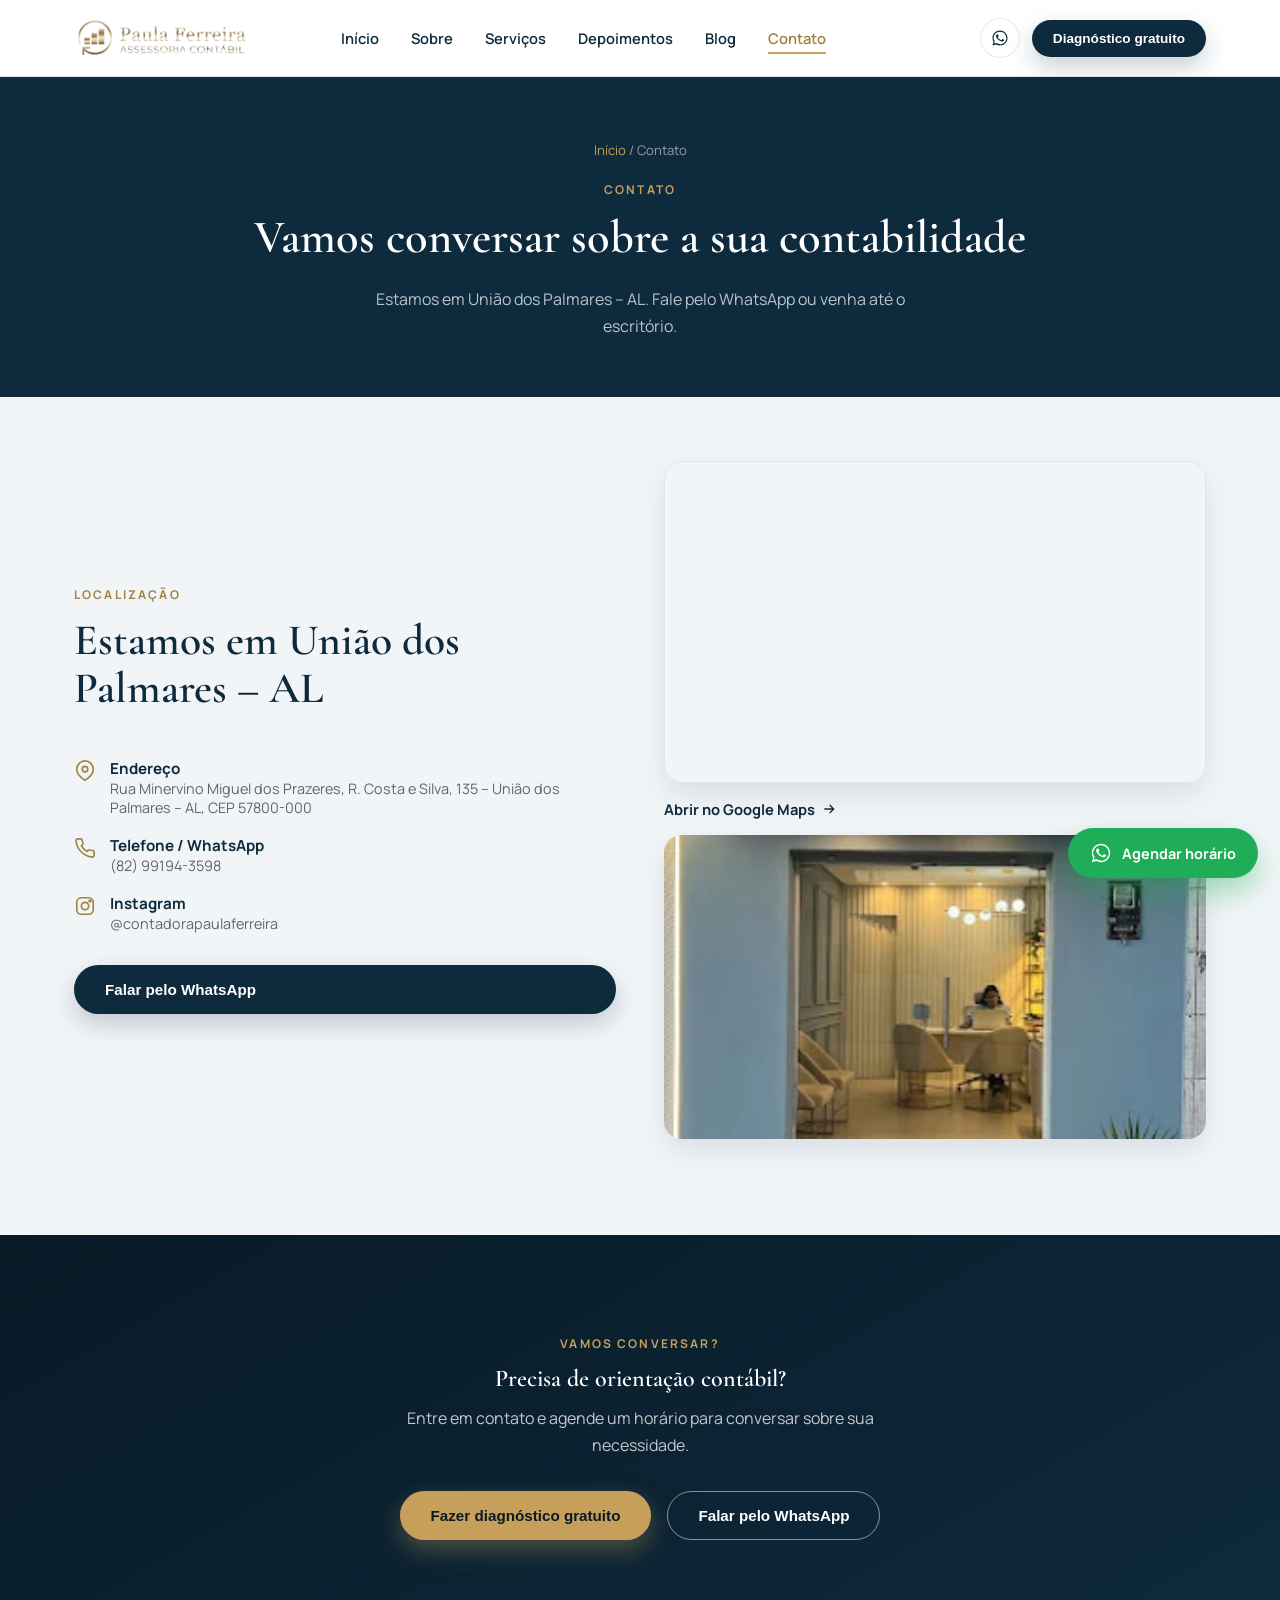
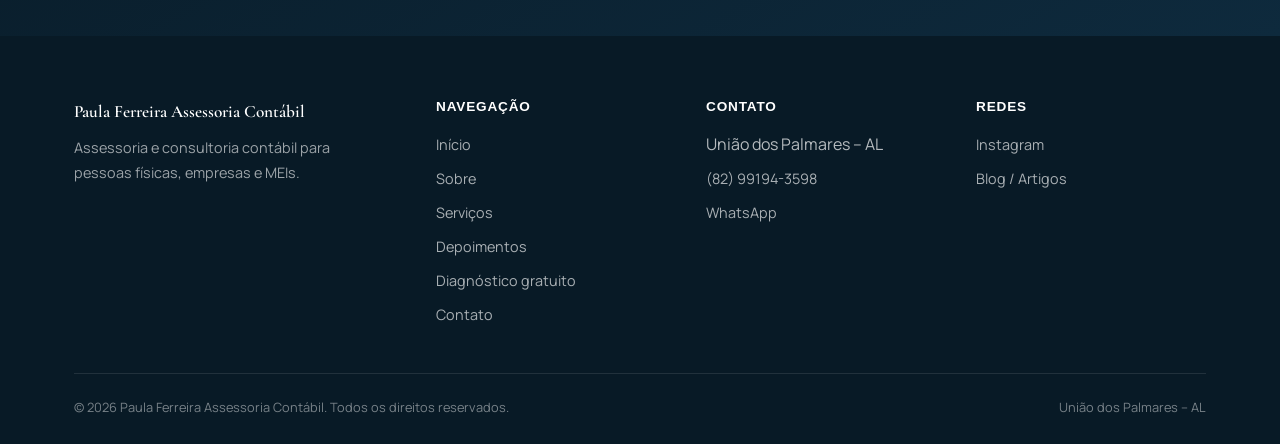
<file: contato.html>
<!DOCTYPE html>
<html lang="pt-BR">
<head>
<meta charset="UTF-8">
<meta name="viewport" content="width=device-width, initial-scale=1.0">
<title>Contato e Localização | Paula Ferreira Assessoria Contábil</title>
<meta name="description" content="Fale com a Paula Ferreira Assessoria Contábil em União dos Palmares - AL. Endereço, telefone, WhatsApp e mapa do escritório.">
<link rel="canonical" href="https://contadorapaulaferreira.com.br/contato.html">
<link rel="preconnect" href="https://fonts.googleapis.com">
<link rel="preconnect" href="https://fonts.gstatic.com" crossorigin>
<link href="https://fonts.googleapis.com/css2?family=Cormorant+Garamond:wght@500;600;700&family=Manrope:wght@400;500;600;700;800&display=swap" rel="stylesheet">
<link rel="stylesheet" href="css/style.css">
</head>
<body>

<header class="site-header">
  <nav class="nav">
    <a href="index.html" class="brand">
      <img src="images/logo.png" alt="Paula Ferreira Assessoria Contábil" class="brand-logo">
    </a>

    <button class="nav-toggle" aria-label="Abrir menu">
      <span></span><span></span><span></span>
    </button>

    <ul class="nav-links">
      <li><a href="index.html">Início</a></li>
      <li><a href="sobre.html">Sobre</a></li>
      <li><a href="servicos.html">Serviços</a></li>
      <li><a href="depoimentos.html">Depoimentos</a></li>
      <li><a href="artigos.html">Blog</a></li>
      <li><a href="contato.html" class="active">Contato</a></li>
      <li>
        <a href="diagnostico.html" class="btn btn-primary btn-sm nav-mobile-cta">Diagnóstico gratuito</a>
      </li>
      <li>
        <a href="https://wa.me/5582991943598?text=Ol%C3%A1%2C%20Paula!%20Vim%20pelo%20site%20e%20gostaria%20de%20agendar%20um%20atendimento." class="btn btn-outline btn-sm nav-mobile-cta" target="_blank" rel="noopener">Falar no WhatsApp</a>
      </li>
    </ul>

    <div class="nav-cta">
      <a href="https://wa.me/5582991943598?text=Ol%C3%A1%2C%20Paula!%20Vim%20pelo%20site%20e%20gostaria%20de%20agendar%20um%20atendimento." class="icon-btn" target="_blank" rel="noopener" aria-label="WhatsApp">
        <svg viewBox="0 0 24 24" fill="currentColor"><path d="M17.5 14.4c-.3-.1-1.7-.9-2-1-.3-.1-.5-.1-.6.1-.2.3-.7 1-.9 1.2-.2.2-.3.2-.6.1-.3-.1-1.3-.5-2.4-1.5-.9-.8-1.5-1.8-1.7-2.1-.2-.3 0-.5.1-.6.1-.1.3-.3.4-.5.1-.1.2-.3.3-.4.1-.2 0-.4 0-.5C10 9 9.6 8 9.4 7.5c-.2-.5-.4-.4-.6-.4h-.5c-.2 0-.5.1-.7.3-.2.3-.9.9-.9 2.1s1 2.5 1.1 2.6c.1.2 1.9 2.9 4.6 4 .6.3 1.1.4 1.5.5.6.2 1.2.2 1.6.1.5-.1 1.7-.7 1.9-1.3.2-.6.2-1.1.2-1.2-.1-.2-.3-.2-.6-.3z"/><path d="M12 2C6.5 2 2 6.5 2 12c0 1.8.5 3.6 1.4 5.1L2 22l5-1.3c1.5.8 3.2 1.3 5 1.3 5.5 0 10-4.5 10-10S17.5 2 12 2zm0 18c-1.6 0-3.2-.4-4.5-1.3l-.3-.2-3 .8.8-2.9-.2-.3C4 14.8 3.5 13.4 3.5 12c0-4.7 3.8-8.5 8.5-8.5s8.5 3.8 8.5 8.5-3.8 8.5-8.5 8.5z"/></svg>
      </a>
      <a href="diagnostico.html" class="btn btn-primary btn-sm">Diagnóstico gratuito</a>
    </div>
  </nav>
</header>

<section class="page-hero">
  <div class="container">
    <div class="breadcrumb"><a href="index.html">Início</a> / Contato</div>
    <span class="overline">Contato</span>
    <h1>Vamos conversar sobre a sua contabilidade</h1>
    <p>Estamos em União dos Palmares – AL. Fale pelo WhatsApp ou venha até o escritório.</p>
  </div>
</section>

<section class="location" style="padding-top:64px;">
  <div class="container loc-grid">
    <div class="loc-info">
      <span class="overline">Localização</span>
      <h2 class="section-title">Estamos em União dos Palmares – AL</h2>
      <ul class="loc-list">
        <li>
          <svg viewBox="0 0 24 24" fill="none" stroke="currentColor" stroke-width="1.8"><path d="M21 10c0 7-9 12-9 12s-9-5-9-12a9 9 0 1118 0z"/><circle cx="12" cy="10" r="3"/></svg>
          <span><strong>Endereço</strong><span>Rua Minervino Miguel dos Prazeres, R. Costa e Silva, 135 – União dos Palmares – AL, CEP 57800-000</span></span>
        </li>
        <li>
          <svg viewBox="0 0 24 24" fill="none" stroke="currentColor" stroke-width="1.8"><path d="M22 16.9v3a2 2 0 01-2.2 2 19.8 19.8 0 01-8.6-3 19.5 19.5 0 01-6-6 19.8 19.8 0 01-3-8.7A2 2 0 014.1 2h3a2 2 0 012 1.7c.1.9.3 1.8.6 2.7a2 2 0 01-.4 2.1L8.1 9.7a16 16 0 006 6l1.2-1.2a2 2 0 012.1-.4c.9.3 1.8.5 2.7.6a2 2 0 011.9 2.2z"/></svg>
          <span><strong>Telefone / WhatsApp</strong><span>(82) 99194-3598</span></span>
        </li>
        <li>
          <svg viewBox="0 0 24 24" fill="none" stroke="currentColor" stroke-width="1.8"><rect x="3" y="3" width="18" height="18" rx="5"/><circle cx="12" cy="12" r="4"/><circle cx="17.5" cy="6.5" r="1"/></svg>
          <span><strong>Instagram</strong><span>@contadorapaulaferreira</span></span>
        </li>
      </ul>
      <a href="https://wa.me/5582991943598?text=Ol%C3%A1%2C%20Paula!%20Gostaria%20de%20falar%20sobre%20contabilidade." class="btn btn-primary">Falar pelo WhatsApp</a>
    </div>

    <div class="loc-media">
      <div class="map-frame" style="min-height:320px;">
        <iframe
          src="https://maps.google.com/maps?q=Rua%20Minervino%20Miguel%20dos%20Prazeres%2C%20135%2C%20Uni%C3%A3o%20dos%20Palmares%2C%20AL%2C%2057800-000&output=embed"
          loading="lazy" referrerpolicy="no-referrer-when-downgrade" title="Mapa - Paula Ferreira Assessoria Contábil" style="min-height:320px;"></iframe>
      </div>
      <a href="https://www.google.com/maps/search/?api=1&query=Rua+Minervino+Miguel+dos+Prazeres+135+Uni%C3%A3o+dos+Palmares+AL+57800-000" target="_blank" rel="noopener" class="section-link" style="align-self:flex-start;">
        Abrir no Google Maps
        <svg viewBox="0 0 24 24" fill="none" stroke="currentColor" stroke-width="2"><path d="M5 12h14M13 6l6 6-6 6"/></svg>
      </a>
      <div class="loc-photo" data-photo style="aspect-ratio:16/9;">
        <img src="images/escritorio-fachada.webp" alt="Fachada do escritório Paula Ferreira Assessoria Contábil" data-fallback onerror="this.closest('[data-photo]').classList.add('is-fallback')">
        <div class="img-fallback">
          <svg viewBox="0 0 24 24" fill="none" stroke="currentColor" stroke-width="1.5"><path d="M3 21h18M5 21V7l7-4 7 4v14M9 21v-6h6v6"/></svg>
          <span>Fachada do escritório</span>
        </div>
      </div>
    </div>
  </div>
</section>

<section class="cta-final">
  <div class="container">
    <span class="overline" style="color:var(--gold);">Vamos conversar?</span>
    <h2>Precisa de orientação contábil?</h2>
    <p>Entre em contato e agende um horário para conversar sobre sua necessidade.</p>
    <div class="cta-actions">
      <a href="diagnostico.html" class="btn btn-gold">Fazer diagnóstico gratuito</a>
      <a href="https://wa.me/5582991943598?text=Ol%C3%A1%2C%20Paula!%20Quero%20agendar%20um%20atendimento." class="btn btn-outline-light">Falar pelo WhatsApp</a>
    </div>
  </div>
</section>

<footer class="site-footer">
  <div class="container">
    <div class="footer-grid">
      <div class="footer-brand">
        <span class="brand-name">Paula Ferreira Assessoria Contábil</span>
        <p>Assessoria e consultoria contábil para pessoas físicas, empresas e MEIs.</p>
      </div>
      <div class="footer-col">
        <h4>Navegação</h4>
        <ul>
          <li><a href="index.html">Início</a></li>
          <li><a href="sobre.html">Sobre</a></li>
          <li><a href="servicos.html">Serviços</a></li>
          <li><a href="depoimentos.html">Depoimentos</a></li>
          <li><a href="diagnostico.html">Diagnóstico gratuito</a></li>
          <li><a href="contato.html">Contato</a></li>
        </ul>
      </div>
      <div class="footer-col">
        <h4>Contato</h4>
        <ul>
          <li>União dos Palmares – AL</li>
          <li><a href="tel:+5582991943598">(82) 99194-3598</a></li>
          <li><a href="https://wa.me/5582991943598" target="_blank" rel="noopener">WhatsApp</a></li>
        </ul>
      </div>
      <div class="footer-col">
        <h4>Redes</h4>
        <ul>
          <li><a href="https://www.instagram.com/contadorapaulaferreira/" target="_blank" rel="noopener">Instagram</a></li>
          <li><a href="artigos.html">Blog / Artigos</a></li>
        </ul>
      </div>
    </div>
    <div class="footer-bottom">
      <span>&copy; <span id="year"></span> Paula Ferreira Assessoria Contábil. Todos os direitos reservados.</span>
      <span>União dos Palmares – AL</span>
    </div>
  </div>
</footer>

<a href="https://wa.me/5582991943598?text=Ol%C3%A1%2C%20Paula!%20Vim%20pelo%20site%20e%20gostaria%20de%20agendar%20um%20atendimento." class="wa-float" target="_blank" rel="noopener">
  <svg viewBox="0 0 24 24" fill="currentColor"><path d="M17.5 14.4c-.3-.1-1.7-.9-2-1-.3-.1-.5-.1-.6.1-.2.3-.7 1-.9 1.2-.2.2-.3.2-.6.1-.3-.1-1.3-.5-2.4-1.5-.9-.8-1.5-1.8-1.7-2.1-.2-.3 0-.5.1-.6.1-.1.3-.3.4-.5.1-.1.2-.3.3-.4.1-.2 0-.4 0-.5C10 9 9.6 8 9.4 7.5c-.2-.5-.4-.4-.6-.4h-.5c-.2 0-.5.1-.7.3-.2.3-.9.9-.9 2.1s1 2.5 1.1 2.6c.1.2 1.9 2.9 4.6 4 .6.3 1.1.4 1.5.5.6.2 1.2.2 1.6.1.5-.1 1.7-.7 1.9-1.3.2-.6.2-1.1.2-1.2-.1-.2-.3-.2-.6-.3z"/><path d="M12 2C6.5 2 2 6.5 2 12c0 1.8.5 3.6 1.4 5.1L2 22l5-1.3c1.5.8 3.2 1.3 5 1.3 5.5 0 10-4.5 10-10S17.5 2 12 2zm0 18c-1.6 0-3.2-.4-4.5-1.3l-.3-.2-3 .8.8-2.9-.2-.3C4 14.8 3.5 13.4 3.5 12c0-4.7 3.8-8.5 8.5-8.5s8.5 3.8 8.5 8.5-3.8 8.5-8.5 8.5z"/></svg>
  <span>Agendar horário</span>
</a>

<script src="js/main.js"></script>
</body>
</html>
</file>
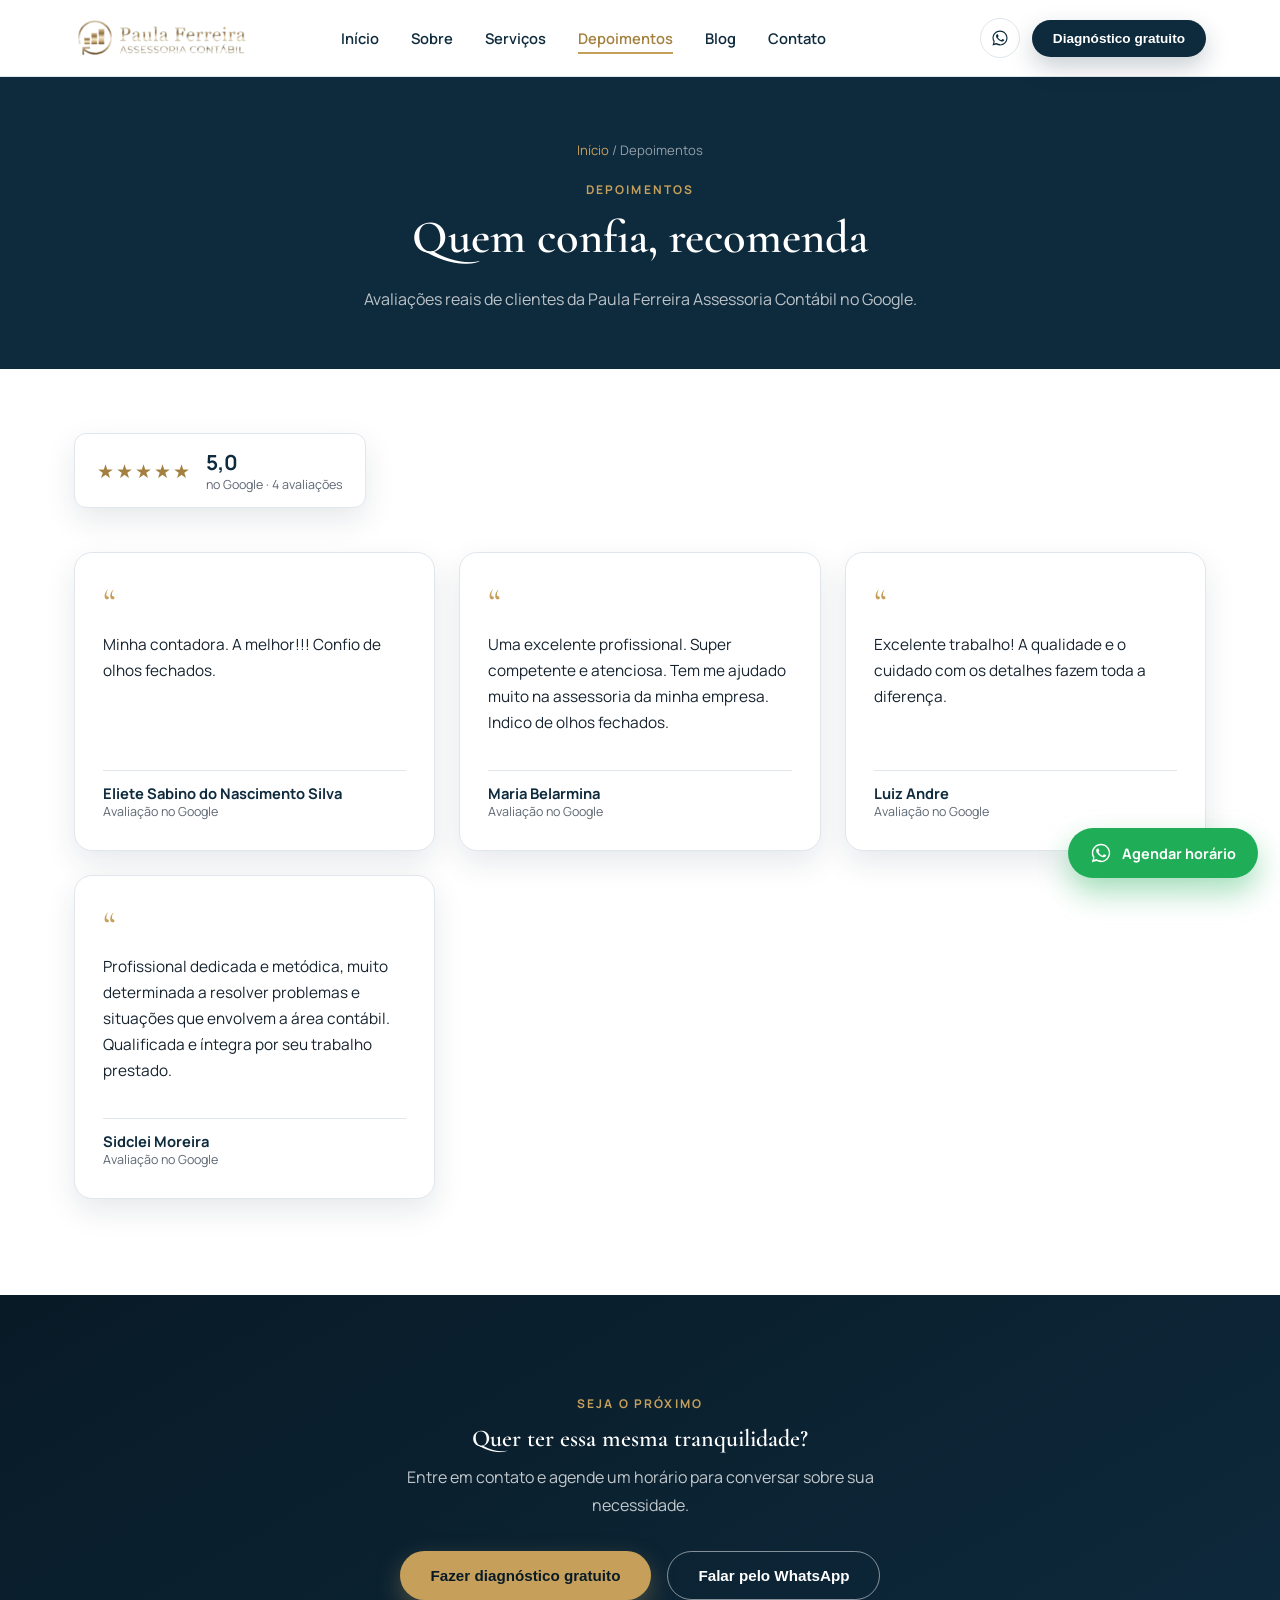
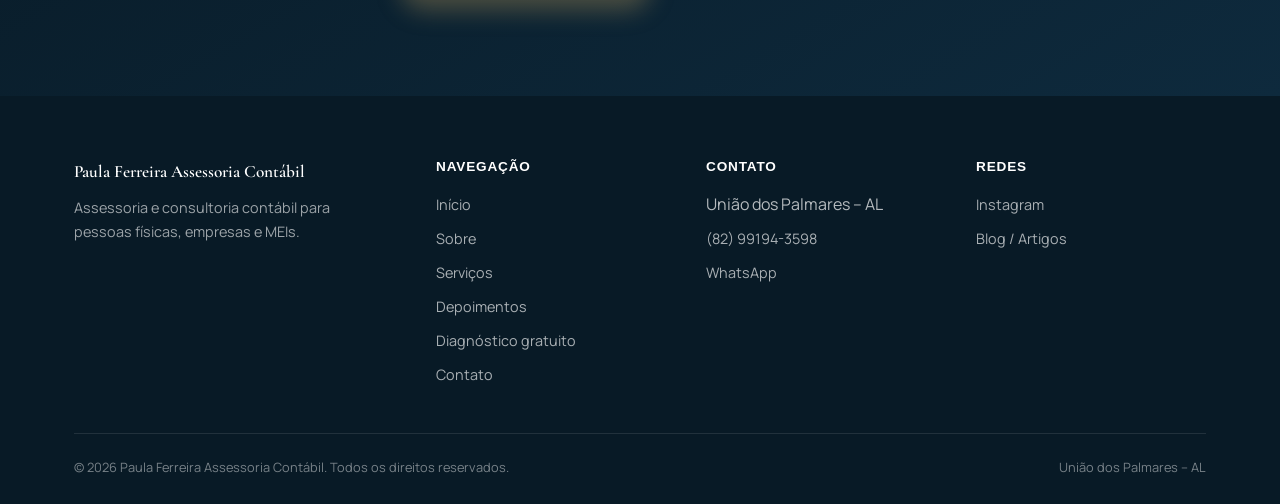
<file: depoimentos.html>
<!DOCTYPE html>
<html lang="pt-BR">
<head>
<meta charset="UTF-8">
<meta name="viewport" content="width=device-width, initial-scale=1.0">
<title>Depoimentos de Clientes | Paula Ferreira Assessoria Contábil</title>
<meta name="description" content="Veja o que os clientes dizem sobre a Paula Ferreira Assessoria Contábil: 5,0 estrelas no Google, em União dos Palmares - AL.">
<link rel="canonical" href="https://contadorapaulaferreira.com.br/depoimentos.html">
<link rel="preconnect" href="https://fonts.googleapis.com">
<link rel="preconnect" href="https://fonts.gstatic.com" crossorigin>
<link href="https://fonts.googleapis.com/css2?family=Cormorant+Garamond:wght@500;600;700&family=Manrope:wght@400;500;600;700;800&display=swap" rel="stylesheet">
<link rel="stylesheet" href="css/style.css">
</head>
<body>

<header class="site-header">
  <nav class="nav">
    <a href="index.html" class="brand">
      <img src="images/logo.png" alt="Paula Ferreira Assessoria Contábil" class="brand-logo">
    </a>

    <button class="nav-toggle" aria-label="Abrir menu">
      <span></span><span></span><span></span>
    </button>

    <ul class="nav-links">
      <li><a href="index.html">Início</a></li>
      <li><a href="sobre.html">Sobre</a></li>
      <li><a href="servicos.html">Serviços</a></li>
      <li><a href="depoimentos.html" class="active">Depoimentos</a></li>
      <li><a href="artigos.html">Blog</a></li>
      <li><a href="contato.html">Contato</a></li>
      <li>
        <a href="diagnostico.html" class="btn btn-primary btn-sm nav-mobile-cta">Diagnóstico gratuito</a>
      </li>
      <li>
        <a href="https://wa.me/5582991943598?text=Ol%C3%A1%2C%20Paula!%20Vim%20pelo%20site%20e%20gostaria%20de%20agendar%20um%20atendimento." class="btn btn-outline btn-sm nav-mobile-cta" target="_blank" rel="noopener">Falar no WhatsApp</a>
      </li>
    </ul>

    <div class="nav-cta">
      <a href="https://wa.me/5582991943598?text=Ol%C3%A1%2C%20Paula!%20Vim%20pelo%20site%20e%20gostaria%20de%20agendar%20um%20atendimento." class="icon-btn" target="_blank" rel="noopener" aria-label="WhatsApp">
        <svg viewBox="0 0 24 24" fill="currentColor"><path d="M17.5 14.4c-.3-.1-1.7-.9-2-1-.3-.1-.5-.1-.6.1-.2.3-.7 1-.9 1.2-.2.2-.3.2-.6.1-.3-.1-1.3-.5-2.4-1.5-.9-.8-1.5-1.8-1.7-2.1-.2-.3 0-.5.1-.6.1-.1.3-.3.4-.5.1-.1.2-.3.3-.4.1-.2 0-.4 0-.5C10 9 9.6 8 9.4 7.5c-.2-.5-.4-.4-.6-.4h-.5c-.2 0-.5.1-.7.3-.2.3-.9.9-.9 2.1s1 2.5 1.1 2.6c.1.2 1.9 2.9 4.6 4 .6.3 1.1.4 1.5.5.6.2 1.2.2 1.6.1.5-.1 1.7-.7 1.9-1.3.2-.6.2-1.1.2-1.2-.1-.2-.3-.2-.6-.3z"/><path d="M12 2C6.5 2 2 6.5 2 12c0 1.8.5 3.6 1.4 5.1L2 22l5-1.3c1.5.8 3.2 1.3 5 1.3 5.5 0 10-4.5 10-10S17.5 2 12 2zm0 18c-1.6 0-3.2-.4-4.5-1.3l-.3-.2-3 .8.8-2.9-.2-.3C4 14.8 3.5 13.4 3.5 12c0-4.7 3.8-8.5 8.5-8.5s8.5 3.8 8.5 8.5-3.8 8.5-8.5 8.5z"/></svg>
      </a>
      <a href="diagnostico.html" class="btn btn-primary btn-sm">Diagnóstico gratuito</a>
    </div>
  </nav>
</header>

<section class="page-hero">
  <div class="container">
    <div class="breadcrumb"><a href="index.html">Início</a> / Depoimentos</div>
    <span class="overline">Depoimentos</span>
    <h1>Quem confia, recomenda</h1>
    <p>Avaliações reais de clientes da Paula Ferreira Assessoria Contábil no Google.</p>
  </div>
</section>

<section class="testimonials" style="border-top:none; padding-top:64px;">
  <div class="container">
    <div class="rating-row">
      <div class="rating-badge">
        <span class="stars">★★★★★</span>
        <span>
          <strong>5,0</strong>
          <span>no Google · 4 avaliações</span>
        </span>
      </div>
    </div>

    <div class="testi-grid">
      <div class="testi-card">
        <span class="quote-mark">&ldquo;</span>
        <p>Minha contadora. A melhor!!! Confio de olhos fechados.</p>
        <hr class="divider">
        <span class="author">Eliete Sabino do Nascimento Silva</span>
        <span class="meta">Avaliação no Google</span>
      </div>
      <div class="testi-card">
        <span class="quote-mark">&ldquo;</span>
        <p>Uma excelente profissional. Super competente e atenciosa. Tem me ajudado muito na assessoria da minha empresa. Indico de olhos fechados.</p>
        <hr class="divider">
        <span class="author">Maria Belarmina</span>
        <span class="meta">Avaliação no Google</span>
      </div>
      <div class="testi-card">
        <span class="quote-mark">&ldquo;</span>
        <p>Excelente trabalho! A qualidade e o cuidado com os detalhes fazem toda a diferença.</p>
        <hr class="divider">
        <span class="author">Luiz Andre</span>
        <span class="meta">Avaliação no Google</span>
      </div>
      <div class="testi-card">
        <span class="quote-mark">&ldquo;</span>
        <p>Profissional dedicada e metódica, muito determinada a resolver problemas e situações que envolvem a área contábil. Qualificada e íntegra por seu trabalho prestado.</p>
        <hr class="divider">
        <span class="author">Sidclei Moreira</span>
        <span class="meta">Avaliação no Google</span>
      </div>
    </div>
  </div>
</section>

<section class="cta-final">
  <div class="container">
    <span class="overline" style="color:var(--gold);">Seja o próximo</span>
    <h2>Quer ter essa mesma tranquilidade?</h2>
    <p>Entre em contato e agende um horário para conversar sobre sua necessidade.</p>
    <div class="cta-actions">
      <a href="diagnostico.html" class="btn btn-gold">Fazer diagnóstico gratuito</a>
      <a href="https://wa.me/5582991943598?text=Ol%C3%A1%2C%20Paula!%20Quero%20agendar%20um%20atendimento." class="btn btn-outline-light">Falar pelo WhatsApp</a>
    </div>
  </div>
</section>

<footer class="site-footer">
  <div class="container">
    <div class="footer-grid">
      <div class="footer-brand">
        <span class="brand-name">Paula Ferreira Assessoria Contábil</span>
        <p>Assessoria e consultoria contábil para pessoas físicas, empresas e MEIs.</p>
      </div>
      <div class="footer-col">
        <h4>Navegação</h4>
        <ul>
          <li><a href="index.html">Início</a></li>
          <li><a href="sobre.html">Sobre</a></li>
          <li><a href="servicos.html">Serviços</a></li>
          <li><a href="depoimentos.html">Depoimentos</a></li>
          <li><a href="diagnostico.html">Diagnóstico gratuito</a></li>
          <li><a href="contato.html">Contato</a></li>
        </ul>
      </div>
      <div class="footer-col">
        <h4>Contato</h4>
        <ul>
          <li>União dos Palmares – AL</li>
          <li><a href="tel:+5582991943598">(82) 99194-3598</a></li>
          <li><a href="https://wa.me/5582991943598" target="_blank" rel="noopener">WhatsApp</a></li>
        </ul>
      </div>
      <div class="footer-col">
        <h4>Redes</h4>
        <ul>
          <li><a href="https://www.instagram.com/contadorapaulaferreira/" target="_blank" rel="noopener">Instagram</a></li>
          <li><a href="artigos.html">Blog / Artigos</a></li>
        </ul>
      </div>
    </div>
    <div class="footer-bottom">
      <span>&copy; <span id="year"></span> Paula Ferreira Assessoria Contábil. Todos os direitos reservados.</span>
      <span>União dos Palmares – AL</span>
    </div>
  </div>
</footer>

<a href="https://wa.me/5582991943598?text=Ol%C3%A1%2C%20Paula!%20Vim%20pelo%20site%20e%20gostaria%20de%20agendar%20um%20atendimento." class="wa-float" target="_blank" rel="noopener">
  <svg viewBox="0 0 24 24" fill="currentColor"><path d="M17.5 14.4c-.3-.1-1.7-.9-2-1-.3-.1-.5-.1-.6.1-.2.3-.7 1-.9 1.2-.2.2-.3.2-.6.1-.3-.1-1.3-.5-2.4-1.5-.9-.8-1.5-1.8-1.7-2.1-.2-.3 0-.5.1-.6.1-.1.3-.3.4-.5.1-.1.2-.3.3-.4.1-.2 0-.4 0-.5C10 9 9.6 8 9.4 7.5c-.2-.5-.4-.4-.6-.4h-.5c-.2 0-.5.1-.7.3-.2.3-.9.9-.9 2.1s1 2.5 1.1 2.6c.1.2 1.9 2.9 4.6 4 .6.3 1.1.4 1.5.5.6.2 1.2.2 1.6.1.5-.1 1.7-.7 1.9-1.3.2-.6.2-1.1.2-1.2-.1-.2-.3-.2-.6-.3z"/><path d="M12 2C6.5 2 2 6.5 2 12c0 1.8.5 3.6 1.4 5.1L2 22l5-1.3c1.5.8 3.2 1.3 5 1.3 5.5 0 10-4.5 10-10S17.5 2 12 2zm0 18c-1.6 0-3.2-.4-4.5-1.3l-.3-.2-3 .8.8-2.9-.2-.3C4 14.8 3.5 13.4 3.5 12c0-4.7 3.8-8.5 8.5-8.5s8.5 3.8 8.5 8.5-3.8 8.5-8.5 8.5z"/></svg>
  <span>Agendar horário</span>
</a>

<script src="js/main.js"></script>
</body>
</html>
</file>
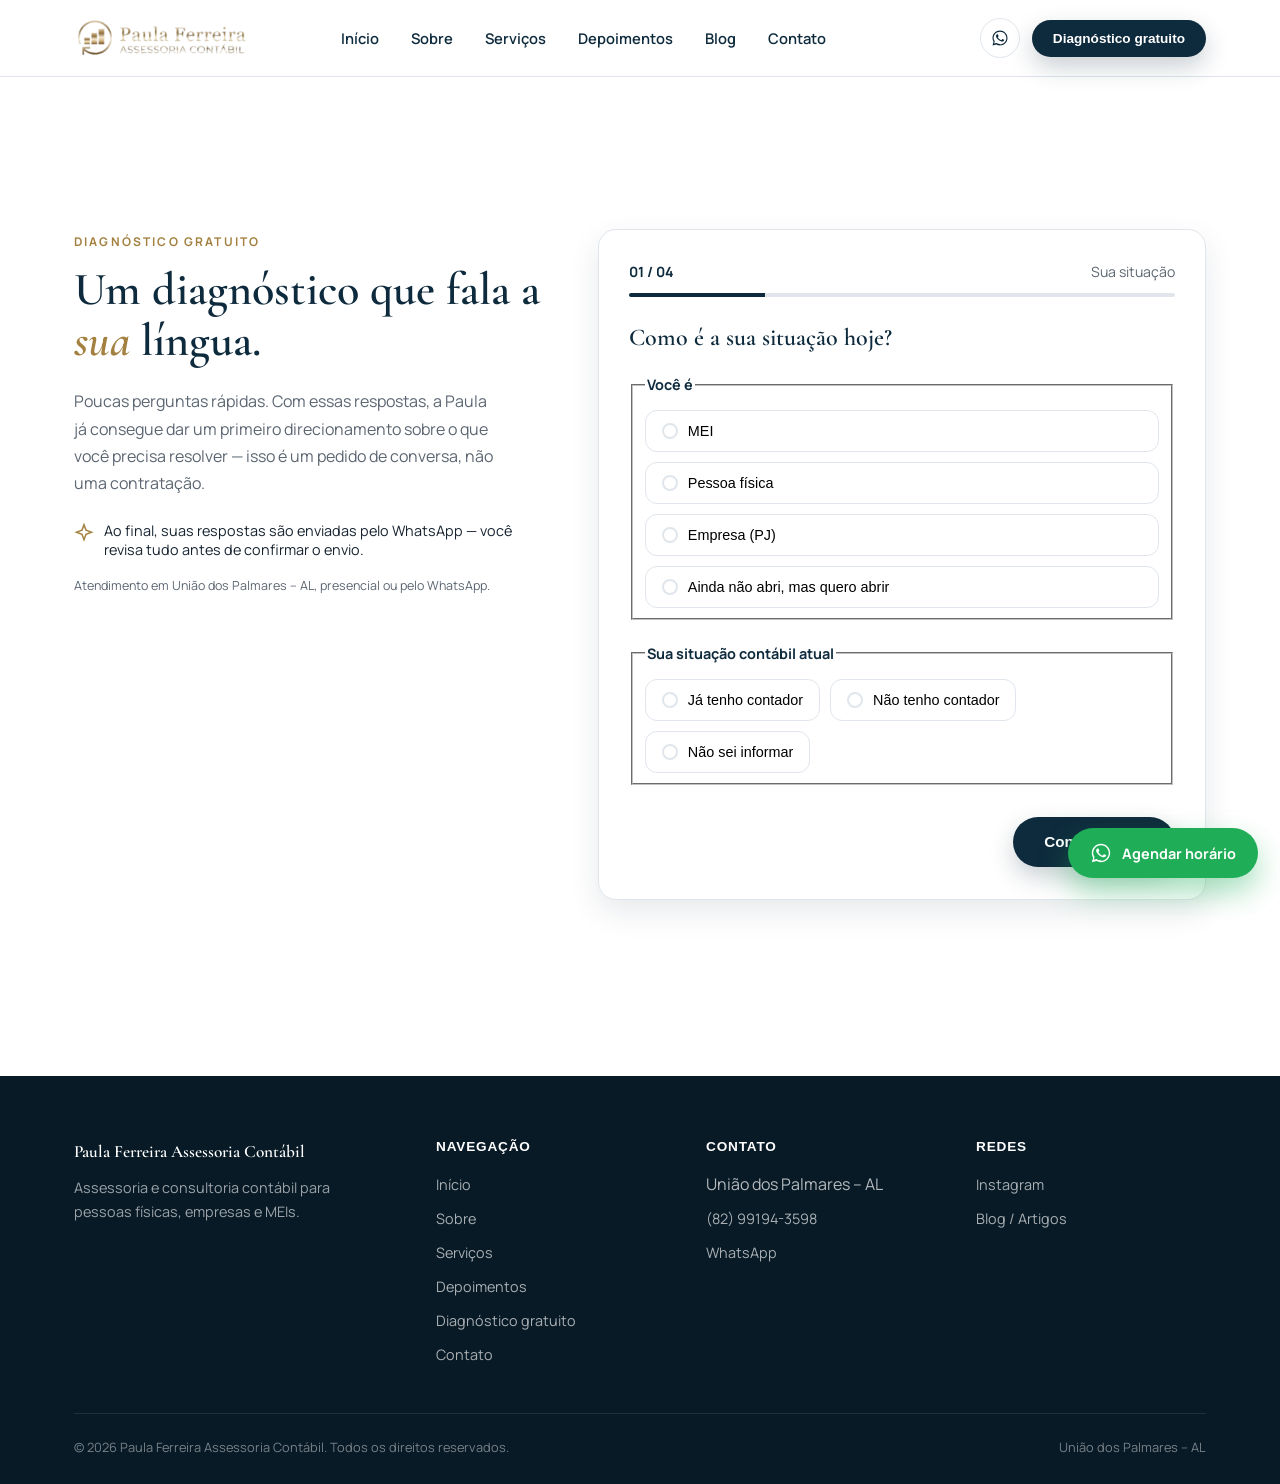
<file: diagnostico.html>
<!DOCTYPE html>
<html lang="pt-BR">
<head>
<meta charset="UTF-8">
<meta name="viewport" content="width=device-width, initial-scale=1.0">
<title>Diagnóstico Contábil Gratuito | Paula Ferreira Assessoria Contábil</title>
<meta name="description" content="Faça um diagnóstico contábil gratuito em poucas etapas e receba um primeiro retorno da Paula Ferreira pelo WhatsApp, em União dos Palmares - AL.">
<link rel="canonical" href="https://contadorapaulaferreira.com.br/diagnostico.html">
<link rel="preconnect" href="https://fonts.googleapis.com">
<link rel="preconnect" href="https://fonts.gstatic.com" crossorigin>
<link href="https://fonts.googleapis.com/css2?family=Cormorant+Garamond:wght@500;600;700&family=Manrope:wght@400;500;600;700;800&display=swap" rel="stylesheet">
<link rel="stylesheet" href="css/style.css">
</head>
<body>

<header class="site-header">
  <nav class="nav">
    <a href="index.html" class="brand">
      <img src="images/logo.png" alt="Paula Ferreira Assessoria Contábil" class="brand-logo">
    </a>

    <button class="nav-toggle" aria-label="Abrir menu">
      <span></span><span></span><span></span>
    </button>

    <ul class="nav-links">
      <li><a href="index.html">Início</a></li>
      <li><a href="sobre.html">Sobre</a></li>
      <li><a href="servicos.html">Serviços</a></li>
      <li><a href="depoimentos.html">Depoimentos</a></li>
      <li><a href="artigos.html">Blog</a></li>
      <li><a href="contato.html">Contato</a></li>
      <li>
        <a href="diagnostico.html" class="btn btn-primary btn-sm nav-mobile-cta">Diagnóstico gratuito</a>
      </li>
      <li>
        <a href="https://wa.me/5582991943598?text=Ol%C3%A1%2C%20Paula!%20Vim%20pelo%20site%20e%20gostaria%20de%20agendar%20um%20atendimento." class="btn btn-outline btn-sm nav-mobile-cta" target="_blank" rel="noopener">Falar no WhatsApp</a>
      </li>
    </ul>

    <div class="nav-cta">
      <a href="https://wa.me/5582991943598?text=Ol%C3%A1%2C%20Paula!%20Vim%20pelo%20site%20e%20gostaria%20de%20agendar%20um%20atendimento." class="icon-btn" target="_blank" rel="noopener" aria-label="WhatsApp">
        <svg viewBox="0 0 24 24" fill="currentColor"><path d="M17.5 14.4c-.3-.1-1.7-.9-2-1-.3-.1-.5-.1-.6.1-.2.3-.7 1-.9 1.2-.2.2-.3.2-.6.1-.3-.1-1.3-.5-2.4-1.5-.9-.8-1.5-1.8-1.7-2.1-.2-.3 0-.5.1-.6.1-.1.3-.3.4-.5.1-.1.2-.3.3-.4.1-.2 0-.4 0-.5C10 9 9.6 8 9.4 7.5c-.2-.5-.4-.4-.6-.4h-.5c-.2 0-.5.1-.7.3-.2.3-.9.9-.9 2.1s1 2.5 1.1 2.6c.1.2 1.9 2.9 4.6 4 .6.3 1.1.4 1.5.5.6.2 1.2.2 1.6.1.5-.1 1.7-.7 1.9-1.3.2-.6.2-1.1.2-1.2-.1-.2-.3-.2-.6-.3z"/><path d="M12 2C6.5 2 2 6.5 2 12c0 1.8.5 3.6 1.4 5.1L2 22l5-1.3c1.5.8 3.2 1.3 5 1.3 5.5 0 10-4.5 10-10S17.5 2 12 2zm0 18c-1.6 0-3.2-.4-4.5-1.3l-.3-.2-3 .8.8-2.9-.2-.3C4 14.8 3.5 13.4 3.5 12c0-4.7 3.8-8.5 8.5-8.5s8.5 3.8 8.5 8.5-3.8 8.5-8.5 8.5z"/></svg>
      </a>
      <a href="diagnostico.html" class="btn btn-primary btn-sm">Diagnóstico gratuito</a>
    </div>
  </nav>
</header>

<section>
  <div class="container diag-grid" style="padding-top:56px; padding-bottom:80px;">

    <div class="diag-side">
      <span class="overline">Diagnóstico gratuito</span>
      <h1 style="font-size: clamp(2rem, 3.6vw, 2.9rem);">Um diagnóstico que fala a <em style="font-style:italic; color:var(--gold-dark);">sua</em> língua.</h1>
      <p style="max-width:420px;">Poucas perguntas rápidas. Com essas respostas, a Paula já consegue dar um primeiro direcionamento sobre o que você precisa resolver — isso é um pedido de conversa, não uma contratação.</p>
      <div class="note">
        <svg viewBox="0 0 24 24" fill="none" stroke="currentColor" stroke-width="1.8"><path d="M12 2l2.4 6.5L21 11l-6.6 2.5L12 20l-2.4-6.5L3 11l6.6-2.5z"/></svg>
        <span>Ao final, suas respostas são enviadas pelo WhatsApp — você revisa tudo antes de confirmar o envio.</span>
      </div>
      <p class="small">Atendimento em União dos Palmares – AL, presencial ou pelo WhatsApp.</p>
    </div>

    <div class="diag-card">
      <div class="diag-progress-row">
        <strong id="diag-step-count">01 / 04</strong>
        <span class="step-label" id="diag-step-label">Sua situação</span>
      </div>
      <div class="diag-bar"><div class="diag-bar-fill" id="diag-bar-fill"></div></div>

      <form id="diag-form">
        <!-- STEP 0 -->
        <div class="diag-step active" data-step="0">
          <h2>Como é a sua situação hoje?</h2>
          <fieldset class="diag-fieldset">
            <legend>Você é</legend>
            <div class="diag-options stacked" data-group="perfil">
              <button type="button" class="diag-option" data-value="MEI"><span class="dot"></span>MEI</button>
              <button type="button" class="diag-option" data-value="Pessoa física"><span class="dot"></span>Pessoa física</button>
              <button type="button" class="diag-option" data-value="Empresa (PJ)"><span class="dot"></span>Empresa (PJ)</button>
              <button type="button" class="diag-option" data-value="Ainda não abri, mas quero abrir"><span class="dot"></span>Ainda não abri, mas quero abrir</button>
            </div>
          </fieldset>
          <fieldset class="diag-fieldset">
            <legend>Sua situação contábil atual</legend>
            <div class="diag-options" data-group="situacao">
              <button type="button" class="diag-option" data-value="Já tenho contador"><span class="dot"></span>Já tenho contador</button>
              <button type="button" class="diag-option" data-value="Não tenho contador"><span class="dot"></span>Não tenho contador</button>
              <button type="button" class="diag-option" data-value="Não sei informar"><span class="dot"></span>Não sei informar</button>
            </div>
          </fieldset>
        </div>

        <!-- STEP 1 -->
        <div class="diag-step" data-step="1">
          <h2>O que você precisa resolver?</h2>
          <p class="hint">Marque tudo o que fizer sentido.</p>
          <div class="diag-options stacked" data-group="necessidades" data-multi="true" style="margin-top:18px;">
            <button type="button" class="diag-option" data-value="Imposto de Renda"><span class="box"><svg viewBox="0 0 24 24" fill="none" stroke="currentColor" stroke-width="3"><path d="M20 6L9 17l-5-5"/></svg></span>Imposto de Renda</button>
            <button type="button" class="diag-option" data-value="Abertura de empresa"><span class="box"><svg viewBox="0 0 24 24" fill="none" stroke="currentColor" stroke-width="3"><path d="M20 6L9 17l-5-5"/></svg></span>Abertura de empresa</button>
            <button type="button" class="diag-option" data-value="Alteração ou baixa de empresa"><span class="box"><svg viewBox="0 0 24 24" fill="none" stroke="currentColor" stroke-width="3"><path d="M20 6L9 17l-5-5"/></svg></span>Alteração ou baixa de empresa</button>
            <button type="button" class="diag-option" data-value="Parcelamento de débitos"><span class="box"><svg viewBox="0 0 24 24" fill="none" stroke="currentColor" stroke-width="3"><path d="M20 6L9 17l-5-5"/></svg></span>Parcelamento de débitos</button>
            <button type="button" class="diag-option" data-value="Carnê-Leão"><span class="box"><svg viewBox="0 0 24 24" fill="none" stroke="currentColor" stroke-width="3"><path d="M20 6L9 17l-5-5"/></svg></span>Carnê-Leão</button>
            <button type="button" class="diag-option" data-value="Orientação geral / dúvidas"><span class="box"><svg viewBox="0 0 24 24" fill="none" stroke="currentColor" stroke-width="3"><path d="M20 6L9 17l-5-5"/></svg></span>Orientação geral / dúvidas</button>
          </div>
        </div>

        <!-- STEP 2 -->
        <div class="diag-step" data-step="2">
          <h2>Qual é o seu prazo?</h2>
          <div class="diag-options stacked" data-group="prazo" style="margin-top:18px;">
            <button type="button" class="diag-option" data-value="Preciso resolver agora"><span class="dot"></span>Preciso resolver agora</button>
            <button type="button" class="diag-option" data-value="Nos próximos meses"><span class="dot"></span>Nos próximos meses</button>
            <button type="button" class="diag-option" data-value="Estou apenas me informando"><span class="dot"></span>Estou apenas me informando</button>
          </div>
        </div>

        <!-- STEP 3 -->
        <div class="diag-step" data-step="3">
          <h2>Para onde enviamos o retorno?</h2>
          <div class="diag-inputs">
            <div class="diag-field">
              <label for="diag-nome">Nome</label>
              <input type="text" id="diag-nome" autocomplete="name">
              <span class="error" id="err-nome"></span>
            </div>
            <div class="diag-field">
              <label for="diag-telefone">Telefone / WhatsApp</label>
              <input type="tel" id="diag-telefone" autocomplete="tel">
              <span class="error" id="err-telefone"></span>
            </div>
          </div>
          <div class="diag-summary">
            <strong>Resumo</strong>
            <div id="diag-summary-text">—</div>
          </div>
        </div>

        <div class="diag-error-msg" id="diag-error-msg">Preencha as informações desta etapa para continuar.</div>

        <div class="diag-nav">
          <button type="button" class="diag-back" id="diag-back">
            <svg viewBox="0 0 24 24" width="16" height="16" fill="none" stroke="currentColor" stroke-width="2"><path d="M19 12H5M12 19l-7-7 7-7"/></svg>
            Voltar
          </button>
          <button type="button" class="btn btn-primary" id="diag-next">
            Continuar
            <svg viewBox="0 0 24 24" width="18" height="18" fill="none" stroke="currentColor" stroke-width="2"><path d="M5 12h14M13 6l6 6-6 6"/></svg>
          </button>
        </div>
      </form>
    </div>

  </div>
</section>

<footer class="site-footer">
  <div class="container">
    <div class="footer-grid">
      <div class="footer-brand">
        <span class="brand-name">Paula Ferreira Assessoria Contábil</span>
        <p>Assessoria e consultoria contábil para pessoas físicas, empresas e MEIs.</p>
      </div>
      <div class="footer-col">
        <h4>Navegação</h4>
        <ul>
          <li><a href="index.html">Início</a></li>
          <li><a href="sobre.html">Sobre</a></li>
          <li><a href="servicos.html">Serviços</a></li>
          <li><a href="depoimentos.html">Depoimentos</a></li>
          <li><a href="diagnostico.html">Diagnóstico gratuito</a></li>
          <li><a href="contato.html">Contato</a></li>
        </ul>
      </div>
      <div class="footer-col">
        <h4>Contato</h4>
        <ul>
          <li>União dos Palmares – AL</li>
          <li><a href="tel:+5582991943598">(82) 99194-3598</a></li>
          <li><a href="https://wa.me/5582991943598" target="_blank" rel="noopener">WhatsApp</a></li>
        </ul>
      </div>
      <div class="footer-col">
        <h4>Redes</h4>
        <ul>
          <li><a href="https://www.instagram.com/contadorapaulaferreira/" target="_blank" rel="noopener">Instagram</a></li>
          <li><a href="artigos.html">Blog / Artigos</a></li>
        </ul>
      </div>
    </div>
    <div class="footer-bottom">
      <span>&copy; <span id="year"></span> Paula Ferreira Assessoria Contábil. Todos os direitos reservados.</span>
      <span>União dos Palmares – AL</span>
    </div>
  </div>
</footer>

<a href="https://wa.me/5582991943598?text=Ol%C3%A1%2C%20Paula!%20Vim%20pelo%20site%20e%20gostaria%20de%20agendar%20um%20atendimento." class="wa-float" target="_blank" rel="noopener">
  <svg viewBox="0 0 24 24" fill="currentColor"><path d="M17.5 14.4c-.3-.1-1.7-.9-2-1-.3-.1-.5-.1-.6.1-.2.3-.7 1-.9 1.2-.2.2-.3.2-.6.1-.3-.1-1.3-.5-2.4-1.5-.9-.8-1.5-1.8-1.7-2.1-.2-.3 0-.5.1-.6.1-.1.3-.3.4-.5.1-.1.2-.3.3-.4.1-.2 0-.4 0-.5C10 9 9.6 8 9.4 7.5c-.2-.5-.4-.4-.6-.4h-.5c-.2 0-.5.1-.7.3-.2.3-.9.9-.9 2.1s1 2.5 1.1 2.6c.1.2 1.9 2.9 4.6 4 .6.3 1.1.4 1.5.5.6.2 1.2.2 1.6.1.5-.1 1.7-.7 1.9-1.3.2-.6.2-1.1.2-1.2-.1-.2-.3-.2-.6-.3z"/><path d="M12 2C6.5 2 2 6.5 2 12c0 1.8.5 3.6 1.4 5.1L2 22l5-1.3c1.5.8 3.2 1.3 5 1.3 5.5 0 10-4.5 10-10S17.5 2 12 2zm0 18c-1.6 0-3.2-.4-4.5-1.3l-.3-.2-3 .8.8-2.9-.2-.3C4 14.8 3.5 13.4 3.5 12c0-4.7 3.8-8.5 8.5-8.5s8.5 3.8 8.5 8.5-3.8 8.5-8.5 8.5z"/></svg>
  <span>Agendar horário</span>
</a>

<script src="js/main.js"></script>
<script src="js/diagnostico.js"></script>
</body>
</html>
</file>
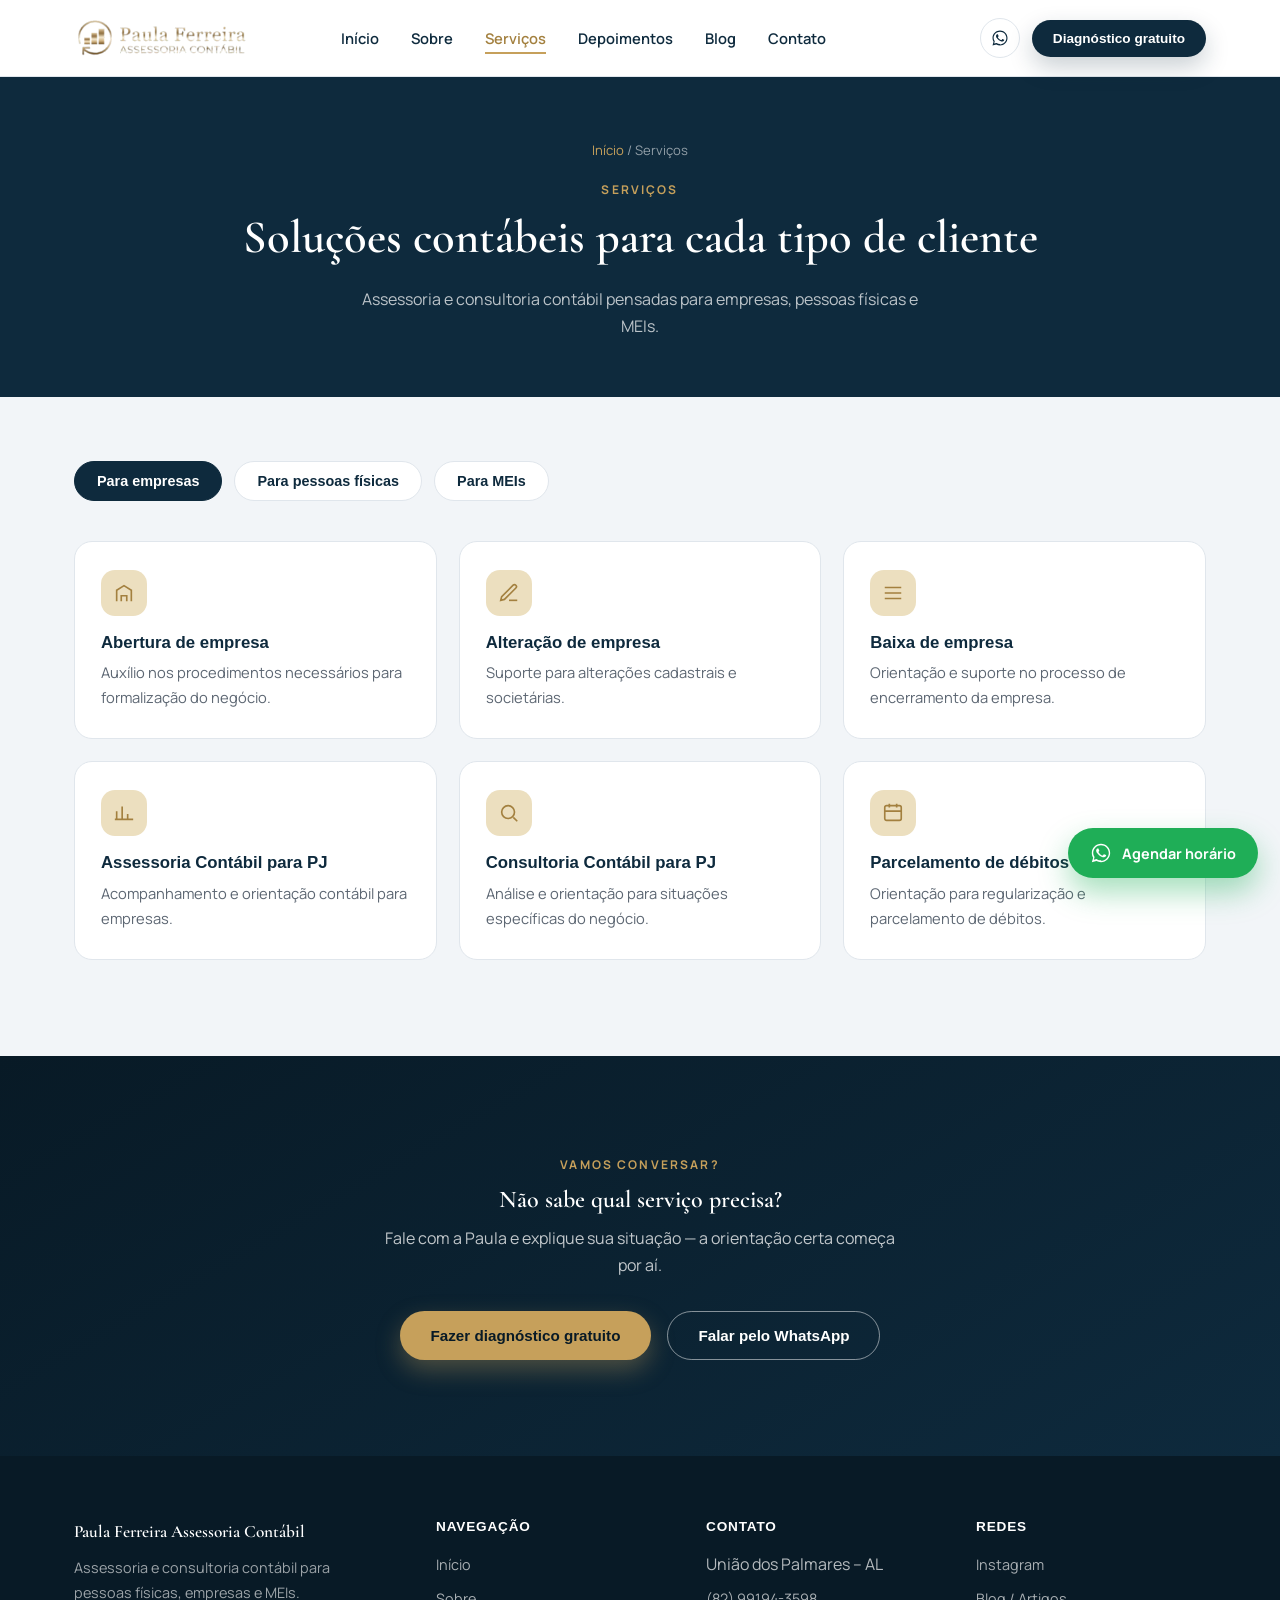
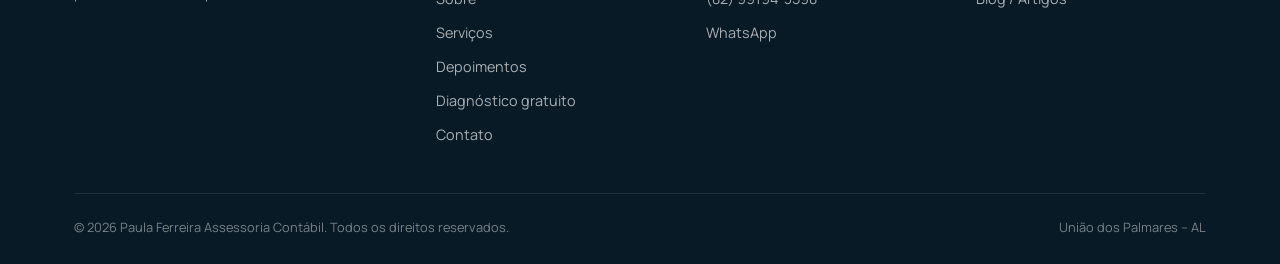
<file: servicos.html>
<!DOCTYPE html>
<html lang="pt-BR">
<head>
<meta charset="UTF-8">
<meta name="viewport" content="width=device-width, initial-scale=1.0">
<title>Serviços Contábeis para PJ, PF e MEI | Paula Ferreira Assessoria Contábil</title>
<meta name="description" content="Abertura, alteração e baixa de empresa, assessoria e consultoria contábil, Imposto de Renda, Carnê-Leão e assessoria para MEI em União dos Palmares - AL.">
<link rel="canonical" href="https://contadorapaulaferreira.com.br/servicos.html">
<link rel="preconnect" href="https://fonts.googleapis.com">
<link rel="preconnect" href="https://fonts.gstatic.com" crossorigin>
<link href="https://fonts.googleapis.com/css2?family=Cormorant+Garamond:wght@500;600;700&family=Manrope:wght@400;500;600;700;800&display=swap" rel="stylesheet">
<link rel="stylesheet" href="css/style.css">
</head>
<body>

<header class="site-header">
  <nav class="nav">
    <a href="index.html" class="brand">
      <img src="images/logo.png" alt="Paula Ferreira Assessoria Contábil" class="brand-logo">
    </a>

    <button class="nav-toggle" aria-label="Abrir menu">
      <span></span><span></span><span></span>
    </button>

    <ul class="nav-links">
      <li><a href="index.html">Início</a></li>
      <li><a href="sobre.html">Sobre</a></li>
      <li><a href="servicos.html" class="active">Serviços</a></li>
      <li><a href="depoimentos.html">Depoimentos</a></li>
      <li><a href="artigos.html">Blog</a></li>
      <li><a href="contato.html">Contato</a></li>
      <li>
        <a href="diagnostico.html" class="btn btn-primary btn-sm nav-mobile-cta">Diagnóstico gratuito</a>
      </li>
      <li>
        <a href="https://wa.me/5582991943598?text=Ol%C3%A1%2C%20Paula!%20Vim%20pelo%20site%20e%20gostaria%20de%20agendar%20um%20atendimento." class="btn btn-outline btn-sm nav-mobile-cta" target="_blank" rel="noopener">Falar no WhatsApp</a>
      </li>
    </ul>

    <div class="nav-cta">
      <a href="https://wa.me/5582991943598?text=Ol%C3%A1%2C%20Paula!%20Vim%20pelo%20site%20e%20gostaria%20de%20agendar%20um%20atendimento." class="icon-btn" target="_blank" rel="noopener" aria-label="WhatsApp">
        <svg viewBox="0 0 24 24" fill="currentColor"><path d="M17.5 14.4c-.3-.1-1.7-.9-2-1-.3-.1-.5-.1-.6.1-.2.3-.7 1-.9 1.2-.2.2-.3.2-.6.1-.3-.1-1.3-.5-2.4-1.5-.9-.8-1.5-1.8-1.7-2.1-.2-.3 0-.5.1-.6.1-.1.3-.3.4-.5.1-.1.2-.3.3-.4.1-.2 0-.4 0-.5C10 9 9.6 8 9.4 7.5c-.2-.5-.4-.4-.6-.4h-.5c-.2 0-.5.1-.7.3-.2.3-.9.9-.9 2.1s1 2.5 1.1 2.6c.1.2 1.9 2.9 4.6 4 .6.3 1.1.4 1.5.5.6.2 1.2.2 1.6.1.5-.1 1.7-.7 1.9-1.3.2-.6.2-1.1.2-1.2-.1-.2-.3-.2-.6-.3z"/><path d="M12 2C6.5 2 2 6.5 2 12c0 1.8.5 3.6 1.4 5.1L2 22l5-1.3c1.5.8 3.2 1.3 5 1.3 5.5 0 10-4.5 10-10S17.5 2 12 2zm0 18c-1.6 0-3.2-.4-4.5-1.3l-.3-.2-3 .8.8-2.9-.2-.3C4 14.8 3.5 13.4 3.5 12c0-4.7 3.8-8.5 8.5-8.5s8.5 3.8 8.5 8.5-3.8 8.5-8.5 8.5z"/></svg>
      </a>
      <a href="diagnostico.html" class="btn btn-primary btn-sm">Diagnóstico gratuito</a>
    </div>
  </nav>
</header>

<section class="page-hero">
  <div class="container">
    <div class="breadcrumb"><a href="index.html">Início</a> / Serviços</div>
    <span class="overline">Serviços</span>
    <h1>Soluções contábeis para cada tipo de cliente</h1>
    <p>Assessoria e consultoria contábil pensadas para empresas, pessoas físicas e MEIs.</p>
  </div>
</section>

<section class="services" style="padding-top:64px;">
  <div class="container">

    <div class="service-tabs">
      <button class="tab-btn active" data-target="panel-pj">Para empresas</button>
      <button class="tab-btn" data-target="panel-pf">Para pessoas físicas</button>
      <button class="tab-btn" data-target="panel-mei">Para MEIs</button>
    </div>

    <div id="panel-pj" class="service-panel active">
      <div class="service-grid">
        <div class="service-card">
          <span class="icon"><svg viewBox="0 0 24 24" fill="none" stroke="currentColor" stroke-width="1.8"><path d="M4 21V9l8-5 8 5v12"/><path d="M9 21v-6h6v6"/></svg></span>
          <h3>Abertura de empresa</h3>
          <p>Auxílio nos procedimentos necessários para formalização do negócio.</p>
        </div>
        <div class="service-card">
          <span class="icon"><svg viewBox="0 0 24 24" fill="none" stroke="currentColor" stroke-width="1.8"><path d="M12 20h9"/><path d="M16.5 3.5a2.1 2.1 0 013 3L7 19l-4 1 1-4L16.5 3.5z"/></svg></span>
          <h3>Alteração de empresa</h3>
          <p>Suporte para alterações cadastrais e societárias.</p>
        </div>
        <div class="service-card">
          <span class="icon"><svg viewBox="0 0 24 24" fill="none" stroke="currentColor" stroke-width="1.8"><path d="M3 6h18M3 12h18M3 18h18"/></svg></span>
          <h3>Baixa de empresa</h3>
          <p>Orientação e suporte no processo de encerramento da empresa.</p>
        </div>
        <div class="service-card">
          <span class="icon"><svg viewBox="0 0 24 24" fill="none" stroke="currentColor" stroke-width="1.8"><path d="M4 19V10M10 19V5M16 19V13M22 19H2"/></svg></span>
          <h3>Assessoria Contábil para PJ</h3>
          <p>Acompanhamento e orientação contábil para empresas.</p>
        </div>
        <div class="service-card">
          <span class="icon"><svg viewBox="0 0 24 24" fill="none" stroke="currentColor" stroke-width="1.8"><circle cx="11" cy="11" r="7"/><path d="M21 21l-4.3-4.3"/></svg></span>
          <h3>Consultoria Contábil para PJ</h3>
          <p>Análise e orientação para situações específicas do negócio.</p>
        </div>
        <div class="service-card">
          <span class="icon"><svg viewBox="0 0 24 24" fill="none" stroke="currentColor" stroke-width="1.8"><rect x="3" y="4" width="18" height="16" rx="2"/><path d="M8 2v4M16 2v4M3 10h18"/></svg></span>
          <h3>Parcelamento de débitos</h3>
          <p>Orientação para regularização e parcelamento de débitos.</p>
        </div>
      </div>
    </div>

    <div id="panel-pf" class="service-panel">
      <div class="service-grid">
        <div class="service-card">
          <span class="icon"><svg viewBox="0 0 24 24" fill="none" stroke="currentColor" stroke-width="1.8"><circle cx="12" cy="8" r="4"/><path d="M4 21c0-4 3.6-7 8-7s8 3 8 7"/></svg></span>
          <h3>Assessoria Contábil para Pessoa Física</h3>
          <p>Acompanhamento contábil próximo para suas necessidades pessoais.</p>
        </div>
        <div class="service-card">
          <span class="icon"><svg viewBox="0 0 24 24" fill="none" stroke="currentColor" stroke-width="1.8"><circle cx="11" cy="11" r="7"/><path d="M21 21l-4.3-4.3"/></svg></span>
          <h3>Consultoria Contábil para Pessoa Física</h3>
          <p>Orientação para situações específicas do seu dia a dia.</p>
        </div>
        <div class="service-card">
          <span class="icon"><svg viewBox="0 0 24 24" fill="none" stroke="currentColor" stroke-width="1.8"><path d="M4 4h16v16H4z"/><path d="M8 4v16M4 9h4"/></svg></span>
          <h3>Imposto de Renda</h3>
          <p>Orientação e suporte relacionado à declaração de Imposto de Renda.</p>
        </div>
        <div class="service-card">
          <span class="icon"><svg viewBox="0 0 24 24" fill="none" stroke="currentColor" stroke-width="1.8"><path d="M12 2v20M17 5H9.5a3.5 3.5 0 000 7h5a3.5 3.5 0 010 7H6"/></svg></span>
          <h3>Carnê-Leão</h3>
          <p>Orientação para contribuintes sujeitos ao Carnê-Leão.</p>
        </div>
        <div class="service-card">
          <span class="icon"><svg viewBox="0 0 24 24" fill="none" stroke="currentColor" stroke-width="1.8"><rect x="3" y="5" width="18" height="14" rx="2"/><path d="M3 9h18"/></svg></span>
          <h3>Alteração de CPF na Receita Federal</h3>
          <p>Suporte para procedimentos relacionados à regularização ou alteração cadastral do CPF.</p>
        </div>
      </div>
    </div>

    <div id="panel-mei" class="service-panel">
      <div class="service-grid">
        <div class="service-card">
          <span class="icon"><svg viewBox="0 0 24 24" fill="none" stroke="currentColor" stroke-width="1.8"><path d="M3 21h18M5 21V7l7-4 7 4v14M9 21v-6h6v6"/></svg></span>
          <h3>Assessoria e Consultoria para MEI</h3>
          <p>Orientação para quem é MEI e precisa manter suas obrigações em dia.</p>
        </div>
      </div>
    </div>
  </div>
</section>

<section class="cta-final">
  <div class="container">
    <span class="overline" style="color:var(--gold);">Vamos conversar?</span>
    <h2>Não sabe qual serviço precisa?</h2>
    <p>Fale com a Paula e explique sua situação — a orientação certa começa por aí.</p>
    <div class="cta-actions">
      <a href="diagnostico.html" class="btn btn-gold">Fazer diagnóstico gratuito</a>
      <a href="https://wa.me/5582991943598?text=Ol%C3%A1%2C%20Paula!%20Quero%20entender%20qual%20servi%C3%A7o%20preciso." class="btn btn-outline-light">Falar pelo WhatsApp</a>
    </div>
  </div>
</section>

<footer class="site-footer">
  <div class="container">
    <div class="footer-grid">
      <div class="footer-brand">
        <span class="brand-name">Paula Ferreira Assessoria Contábil</span>
        <p>Assessoria e consultoria contábil para pessoas físicas, empresas e MEIs.</p>
      </div>
      <div class="footer-col">
        <h4>Navegação</h4>
        <ul>
          <li><a href="index.html">Início</a></li>
          <li><a href="sobre.html">Sobre</a></li>
          <li><a href="servicos.html">Serviços</a></li>
          <li><a href="depoimentos.html">Depoimentos</a></li>
          <li><a href="diagnostico.html">Diagnóstico gratuito</a></li>
          <li><a href="contato.html">Contato</a></li>
        </ul>
      </div>
      <div class="footer-col">
        <h4>Contato</h4>
        <ul>
          <li>União dos Palmares – AL</li>
          <li><a href="tel:+5582991943598">(82) 99194-3598</a></li>
          <li><a href="https://wa.me/5582991943598" target="_blank" rel="noopener">WhatsApp</a></li>
        </ul>
      </div>
      <div class="footer-col">
        <h4>Redes</h4>
        <ul>
          <li><a href="https://www.instagram.com/contadorapaulaferreira/" target="_blank" rel="noopener">Instagram</a></li>
          <li><a href="artigos.html">Blog / Artigos</a></li>
        </ul>
      </div>
    </div>
    <div class="footer-bottom">
      <span>&copy; <span id="year"></span> Paula Ferreira Assessoria Contábil. Todos os direitos reservados.</span>
      <span>União dos Palmares – AL</span>
    </div>
  </div>
</footer>

<a href="https://wa.me/5582991943598?text=Ol%C3%A1%2C%20Paula!%20Vim%20pelo%20site%20e%20gostaria%20de%20agendar%20um%20atendimento." class="wa-float" target="_blank" rel="noopener">
  <svg viewBox="0 0 24 24" fill="currentColor"><path d="M17.5 14.4c-.3-.1-1.7-.9-2-1-.3-.1-.5-.1-.6.1-.2.3-.7 1-.9 1.2-.2.2-.3.2-.6.1-.3-.1-1.3-.5-2.4-1.5-.9-.8-1.5-1.8-1.7-2.1-.2-.3 0-.5.1-.6.1-.1.3-.3.4-.5.1-.1.2-.3.3-.4.1-.2 0-.4 0-.5C10 9 9.6 8 9.4 7.5c-.2-.5-.4-.4-.6-.4h-.5c-.2 0-.5.1-.7.3-.2.3-.9.9-.9 2.1s1 2.5 1.1 2.6c.1.2 1.9 2.9 4.6 4 .6.3 1.1.4 1.5.5.6.2 1.2.2 1.6.1.5-.1 1.7-.7 1.9-1.3.2-.6.2-1.1.2-1.2-.1-.2-.3-.2-.6-.3z"/><path d="M12 2C6.5 2 2 6.5 2 12c0 1.8.5 3.6 1.4 5.1L2 22l5-1.3c1.5.8 3.2 1.3 5 1.3 5.5 0 10-4.5 10-10S17.5 2 12 2zm0 18c-1.6 0-3.2-.4-4.5-1.3l-.3-.2-3 .8.8-2.9-.2-.3C4 14.8 3.5 13.4 3.5 12c0-4.7 3.8-8.5 8.5-8.5s8.5 3.8 8.5 8.5-3.8 8.5-8.5 8.5z"/></svg>
  <span>Agendar horário</span>
</a>

<script src="js/main.js"></script>
</body>
</html>
</file>
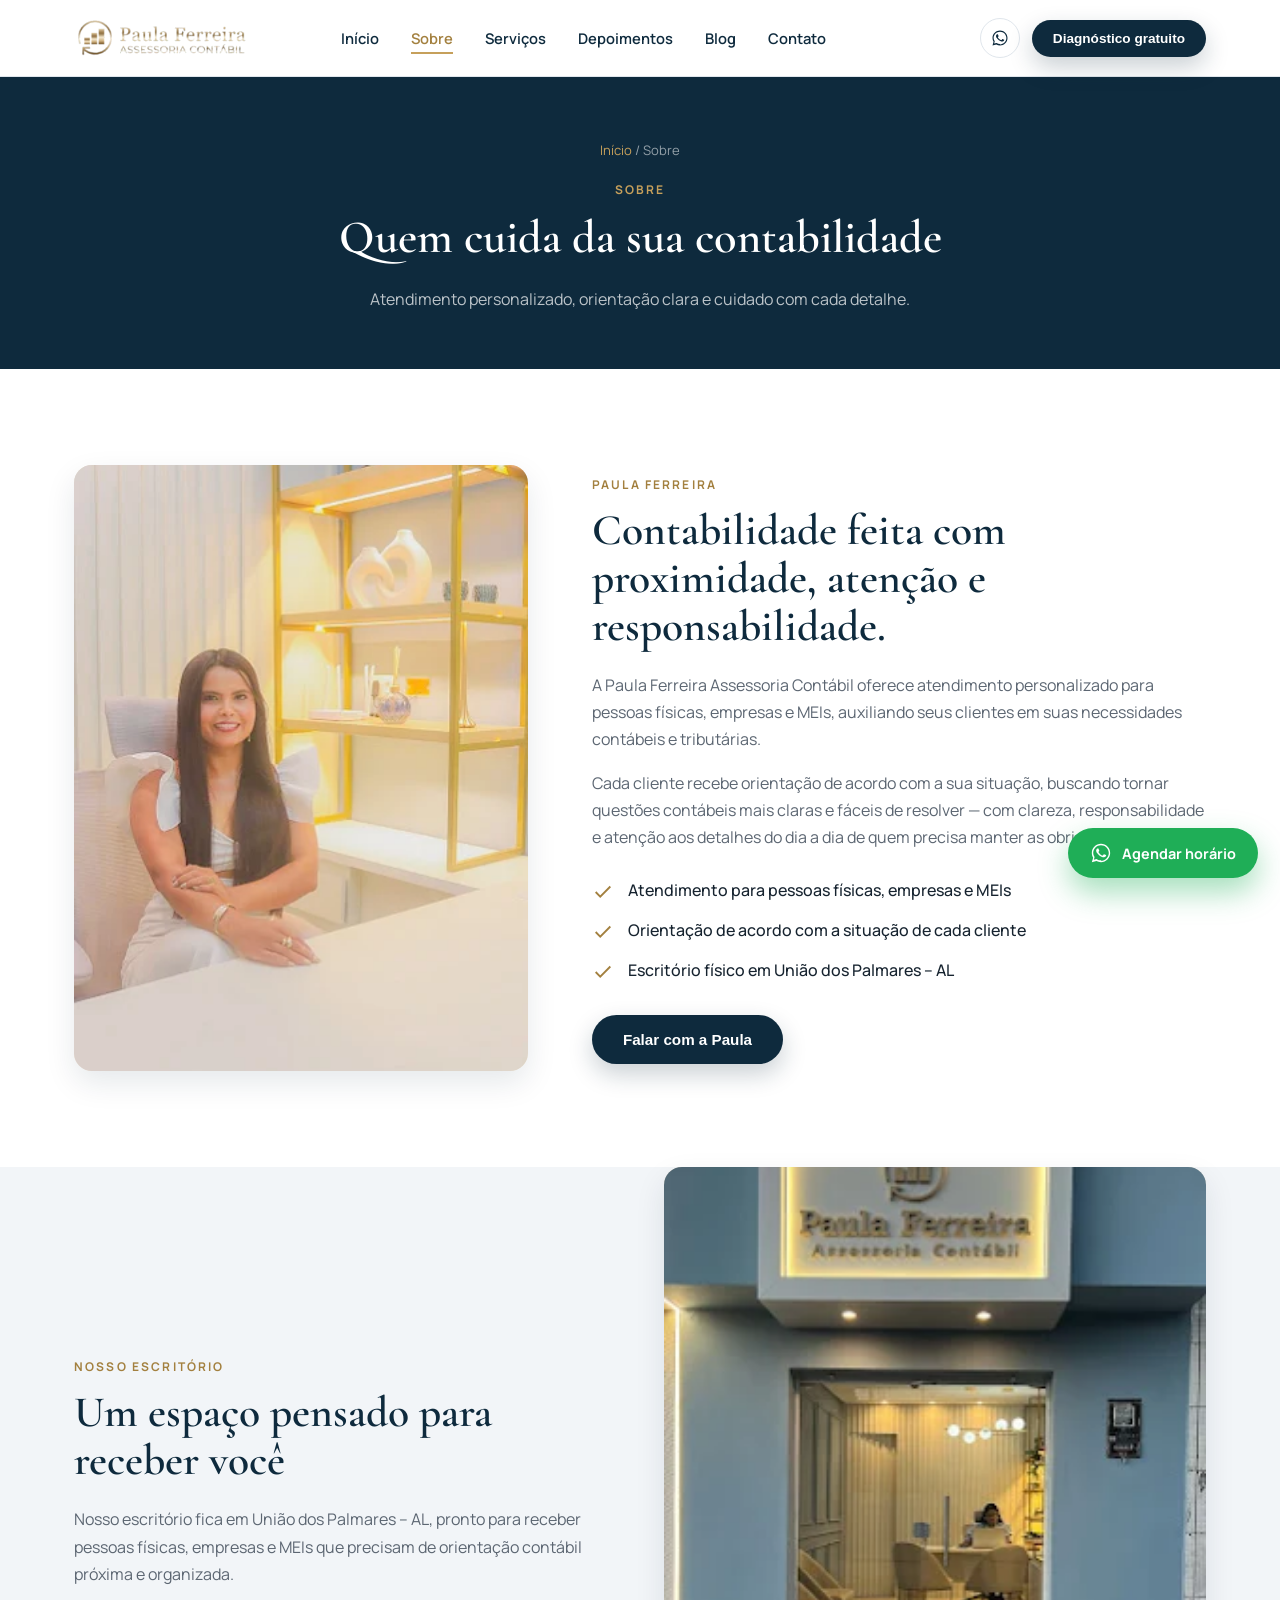
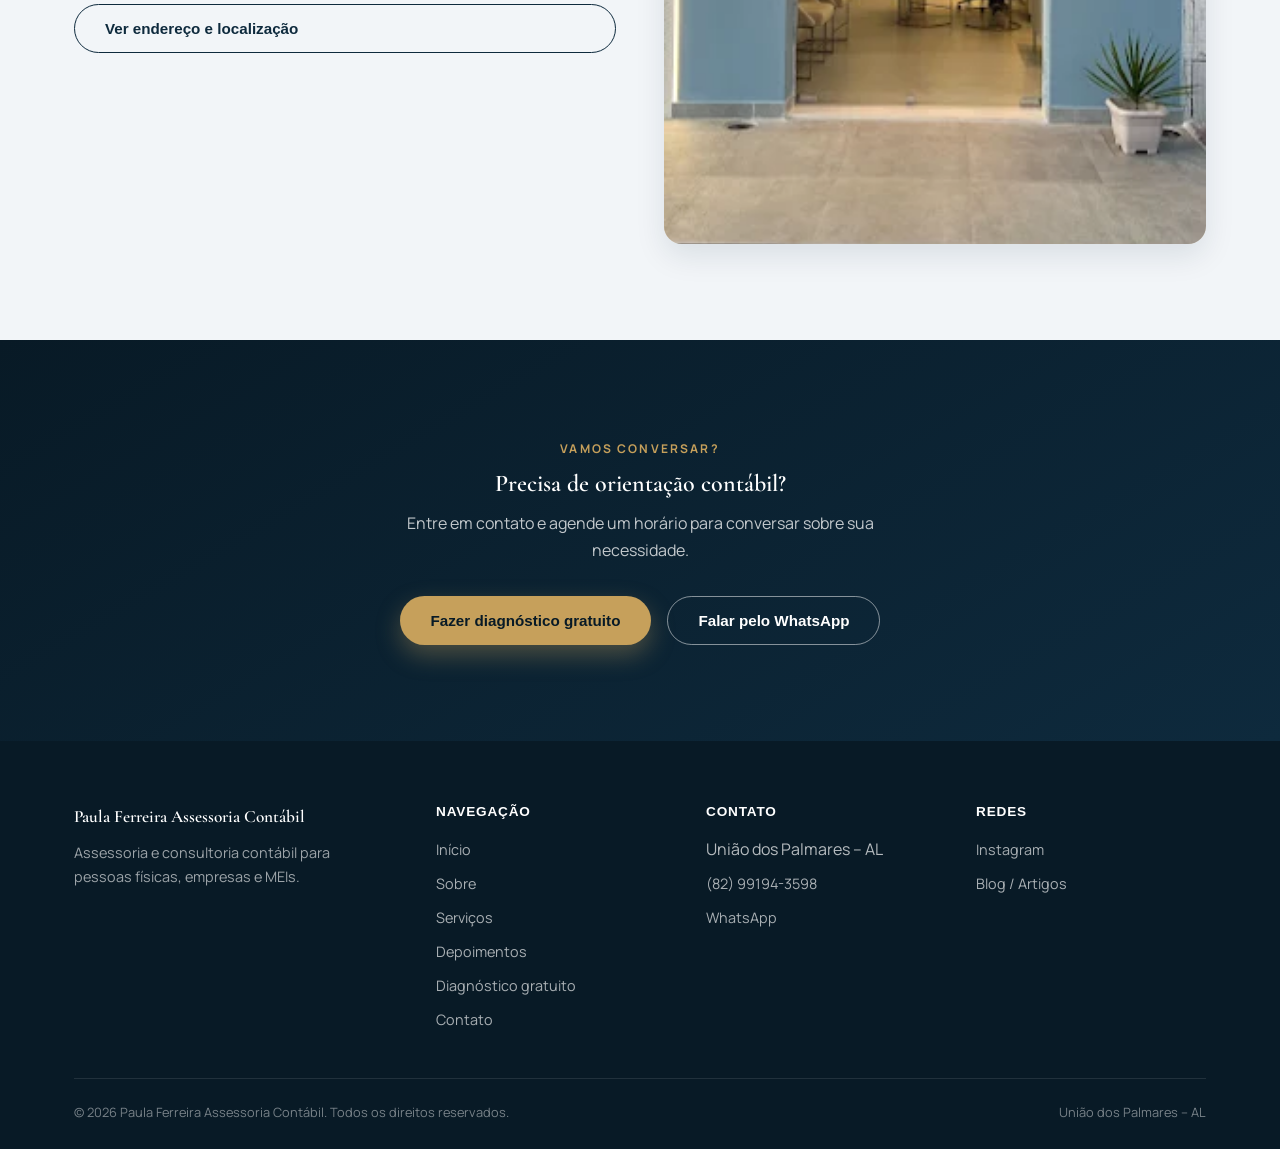
<file: sobre.html>
<!DOCTYPE html>
<html lang="pt-BR">
<head>
<meta charset="UTF-8">
<meta name="viewport" content="width=device-width, initial-scale=1.0">
<title>Sobre a Paula Ferreira | Paula Ferreira Assessoria Contábil</title>
<meta name="description" content="Conheça a Paula Ferreira Assessoria Contábil: atendimento personalizado para pessoas físicas, empresas e MEIs em União dos Palmares - AL.">
<link rel="canonical" href="https://contadorapaulaferreira.com.br/sobre.html">
<link rel="preconnect" href="https://fonts.googleapis.com">
<link rel="preconnect" href="https://fonts.gstatic.com" crossorigin>
<link href="https://fonts.googleapis.com/css2?family=Cormorant+Garamond:wght@500;600;700&family=Manrope:wght@400;500;600;700;800&display=swap" rel="stylesheet">
<link rel="stylesheet" href="css/style.css">
</head>
<body>

<header class="site-header">
  <nav class="nav">
    <a href="index.html" class="brand">
      <img src="images/logo.png" alt="Paula Ferreira Assessoria Contábil" class="brand-logo">
    </a>

    <button class="nav-toggle" aria-label="Abrir menu">
      <span></span><span></span><span></span>
    </button>

    <ul class="nav-links">
      <li><a href="index.html">Início</a></li>
      <li><a href="sobre.html" class="active">Sobre</a></li>
      <li><a href="servicos.html">Serviços</a></li>
      <li><a href="depoimentos.html">Depoimentos</a></li>
      <li><a href="artigos.html">Blog</a></li>
      <li><a href="contato.html">Contato</a></li>
      <li>
        <a href="diagnostico.html" class="btn btn-primary btn-sm nav-mobile-cta">Diagnóstico gratuito</a>
      </li>
      <li>
        <a href="https://wa.me/5582991943598?text=Ol%C3%A1%2C%20Paula!%20Vim%20pelo%20site%20e%20gostaria%20de%20agendar%20um%20atendimento." class="btn btn-outline btn-sm nav-mobile-cta" target="_blank" rel="noopener">Falar no WhatsApp</a>
      </li>
    </ul>

    <div class="nav-cta">
      <a href="https://wa.me/5582991943598?text=Ol%C3%A1%2C%20Paula!%20Vim%20pelo%20site%20e%20gostaria%20de%20agendar%20um%20atendimento." class="icon-btn" target="_blank" rel="noopener" aria-label="WhatsApp">
        <svg viewBox="0 0 24 24" fill="currentColor"><path d="M17.5 14.4c-.3-.1-1.7-.9-2-1-.3-.1-.5-.1-.6.1-.2.3-.7 1-.9 1.2-.2.2-.3.2-.6.1-.3-.1-1.3-.5-2.4-1.5-.9-.8-1.5-1.8-1.7-2.1-.2-.3 0-.5.1-.6.1-.1.3-.3.4-.5.1-.1.2-.3.3-.4.1-.2 0-.4 0-.5C10 9 9.6 8 9.4 7.5c-.2-.5-.4-.4-.6-.4h-.5c-.2 0-.5.1-.7.3-.2.3-.9.9-.9 2.1s1 2.5 1.1 2.6c.1.2 1.9 2.9 4.6 4 .6.3 1.1.4 1.5.5.6.2 1.2.2 1.6.1.5-.1 1.7-.7 1.9-1.3.2-.6.2-1.1.2-1.2-.1-.2-.3-.2-.6-.3z"/><path d="M12 2C6.5 2 2 6.5 2 12c0 1.8.5 3.6 1.4 5.1L2 22l5-1.3c1.5.8 3.2 1.3 5 1.3 5.5 0 10-4.5 10-10S17.5 2 12 2zm0 18c-1.6 0-3.2-.4-4.5-1.3l-.3-.2-3 .8.8-2.9-.2-.3C4 14.8 3.5 13.4 3.5 12c0-4.7 3.8-8.5 8.5-8.5s8.5 3.8 8.5 8.5-3.8 8.5-8.5 8.5z"/></svg>
      </a>
      <a href="diagnostico.html" class="btn btn-primary btn-sm">Diagnóstico gratuito</a>
    </div>
  </nav>
</header>

<section class="page-hero">
  <div class="container">
    <div class="breadcrumb"><a href="index.html">Início</a> / Sobre</div>
    <span class="overline">Sobre</span>
    <h1>Quem cuida da sua contabilidade</h1>
    <p>Atendimento personalizado, orientação clara e cuidado com cada detalhe.</p>
  </div>
</section>

<section class="about">
  <div class="container about-grid">
    <div class="about-photo" data-photo>
      <img src="images/paula-mesa.webp" alt="Paula Ferreira em seu escritório de contabilidade" data-fallback onerror="this.closest('[data-photo]').classList.add('is-fallback')">
      <div class="img-fallback">
        <svg viewBox="0 0 24 24" fill="none" stroke="currentColor" stroke-width="1.5"><circle cx="12" cy="8" r="4"/><path d="M4 21c0-4 3.6-7 8-7s8 3 8 7"/></svg>
        <span>Foto de Paula Ferreira</span>
      </div>
    </div>
    <div>
      <span class="overline">Paula Ferreira</span>
      <h2 class="section-title">Contabilidade feita com proximidade, atenção e responsabilidade.</h2>
      <p>A Paula Ferreira Assessoria Contábil oferece atendimento personalizado para pessoas físicas, empresas e MEIs, auxiliando seus clientes em suas necessidades contábeis e tributárias.</p>
      <p>Cada cliente recebe orientação de acordo com a sua situação, buscando tornar questões contábeis mais claras e fáceis de resolver — com clareza, responsabilidade e atenção aos detalhes do dia a dia de quem precisa manter as obrigações em dia.</p>
      <ul class="about-list">
        <li><svg viewBox="0 0 24 24" fill="none" stroke="currentColor" stroke-width="2"><path d="M20 6L9 17l-5-5"/></svg> Atendimento para pessoas físicas, empresas e MEIs</li>
        <li><svg viewBox="0 0 24 24" fill="none" stroke="currentColor" stroke-width="2"><path d="M20 6L9 17l-5-5"/></svg> Orientação de acordo com a situação de cada cliente</li>
        <li><svg viewBox="0 0 24 24" fill="none" stroke="currentColor" stroke-width="2"><path d="M20 6L9 17l-5-5"/></svg> Escritório físico em União dos Palmares – AL</li>
      </ul>
      <div style="margin-top:32px;">
        <a href="https://wa.me/5582991943598?text=Ol%C3%A1%2C%20Paula!%20Quero%20saber%20mais%20sobre%20a%20assessoria%20cont%C3%A1bil." class="btn btn-primary">Falar com a Paula</a>
      </div>
    </div>
  </div>
</section>

<section class="location" style="padding-top:0;">
  <div class="container loc-grid">
    <div class="loc-media" style="order:2;">
      <div class="loc-photo" data-photo>
        <img src="images/escritorio-fachada.webp" alt="Fachada do escritório Paula Ferreira Assessoria Contábil" data-fallback onerror="this.closest('[data-photo]').classList.add('is-fallback')">
        <div class="img-fallback">
          <svg viewBox="0 0 24 24" fill="none" stroke="currentColor" stroke-width="1.5"><path d="M3 21h18M5 21V7l7-4 7 4v14M9 21v-6h6v6"/></svg>
          <span>Fachada do escritório</span>
        </div>
      </div>
    </div>
    <div class="loc-info" style="order:1;">
      <span class="overline">Nosso escritório</span>
      <h2 class="section-title">Um espaço pensado para receber você</h2>
      <p>Nosso escritório fica em União dos Palmares – AL, pronto para receber pessoas físicas, empresas e MEIs que precisam de orientação contábil próxima e organizada.</p>
      <a href="contato.html" class="btn btn-outline">Ver endereço e localização</a>
    </div>
  </div>
</section>

<section class="cta-final">
  <div class="container">
    <span class="overline" style="color:var(--gold);">Vamos conversar?</span>
    <h2>Precisa de orientação contábil?</h2>
    <p>Entre em contato e agende um horário para conversar sobre sua necessidade.</p>
    <div class="cta-actions">
      <a href="diagnostico.html" class="btn btn-gold">Fazer diagnóstico gratuito</a>
      <a href="https://wa.me/5582991943598?text=Ol%C3%A1%2C%20Paula!%20Quero%20agendar%20um%20atendimento." class="btn btn-outline-light">Falar pelo WhatsApp</a>
    </div>
  </div>
</section>

<footer class="site-footer">
  <div class="container">
    <div class="footer-grid">
      <div class="footer-brand">
        <span class="brand-name">Paula Ferreira Assessoria Contábil</span>
        <p>Assessoria e consultoria contábil para pessoas físicas, empresas e MEIs.</p>
      </div>
      <div class="footer-col">
        <h4>Navegação</h4>
        <ul>
          <li><a href="index.html">Início</a></li>
          <li><a href="sobre.html">Sobre</a></li>
          <li><a href="servicos.html">Serviços</a></li>
          <li><a href="depoimentos.html">Depoimentos</a></li>
          <li><a href="diagnostico.html">Diagnóstico gratuito</a></li>
          <li><a href="contato.html">Contato</a></li>
        </ul>
      </div>
      <div class="footer-col">
        <h4>Contato</h4>
        <ul>
          <li>União dos Palmares – AL</li>
          <li><a href="tel:+5582991943598">(82) 99194-3598</a></li>
          <li><a href="https://wa.me/5582991943598" target="_blank" rel="noopener">WhatsApp</a></li>
        </ul>
      </div>
      <div class="footer-col">
        <h4>Redes</h4>
        <ul>
          <li><a href="https://www.instagram.com/contadorapaulaferreira/" target="_blank" rel="noopener">Instagram</a></li>
          <li><a href="artigos.html">Blog / Artigos</a></li>
        </ul>
      </div>
    </div>
    <div class="footer-bottom">
      <span>&copy; <span id="year"></span> Paula Ferreira Assessoria Contábil. Todos os direitos reservados.</span>
      <span>União dos Palmares – AL</span>
    </div>
  </div>
</footer>

<a href="https://wa.me/5582991943598?text=Ol%C3%A1%2C%20Paula!%20Vim%20pelo%20site%20e%20gostaria%20de%20agendar%20um%20atendimento." class="wa-float" target="_blank" rel="noopener">
  <svg viewBox="0 0 24 24" fill="currentColor"><path d="M17.5 14.4c-.3-.1-1.7-.9-2-1-.3-.1-.5-.1-.6.1-.2.3-.7 1-.9 1.2-.2.2-.3.2-.6.1-.3-.1-1.3-.5-2.4-1.5-.9-.8-1.5-1.8-1.7-2.1-.2-.3 0-.5.1-.6.1-.1.3-.3.4-.5.1-.1.2-.3.3-.4.1-.2 0-.4 0-.5C10 9 9.6 8 9.4 7.5c-.2-.5-.4-.4-.6-.4h-.5c-.2 0-.5.1-.7.3-.2.3-.9.9-.9 2.1s1 2.5 1.1 2.6c.1.2 1.9 2.9 4.6 4 .6.3 1.1.4 1.5.5.6.2 1.2.2 1.6.1.5-.1 1.7-.7 1.9-1.3.2-.6.2-1.1.2-1.2-.1-.2-.3-.2-.6-.3z"/><path d="M12 2C6.5 2 2 6.5 2 12c0 1.8.5 3.6 1.4 5.1L2 22l5-1.3c1.5.8 3.2 1.3 5 1.3 5.5 0 10-4.5 10-10S17.5 2 12 2zm0 18c-1.6 0-3.2-.4-4.5-1.3l-.3-.2-3 .8.8-2.9-.2-.3C4 14.8 3.5 13.4 3.5 12c0-4.7 3.8-8.5 8.5-8.5s8.5 3.8 8.5 8.5-3.8 8.5-8.5 8.5z"/></svg>
  <span>Agendar horário</span>
</a>

<script src="js/main.js"></script>
</body>
</html>
</file>
<file: css/style.css>
/* =========================================================
   Paula Ferreira Assessoria Contábil — Stylesheet
   ========================================================= */

:root{
  --navy: #0e2a3d;
  --navy-dark: #081a26;
  --navy-soft: #12374f;
  --gold: #c6a05b;
  --gold-dark: #a3803f;
  --gold-light: #ecdfbf;
  --bg: #ffffff;
  --bg-soft: #f2f5f8;
  --white: #ffffff;
  --ink: #16232f;
  --muted: #5c6672;
  --line: #e0e6ec;
  --shadow: 0 12px 30px rgba(14, 42, 61, 0.10);
  --radius: 18px;
  --radius-sm: 12px;
  --maxw: 1180px;
}

*, *::before, *::after{ box-sizing: border-box; }
html{ scroll-behavior: smooth; }
body{
  margin:0;
  font-family: 'Manrope', -apple-system, BlinkMacSystemFont, 'Segoe UI', sans-serif;
  color: var(--ink);
  background: var(--bg);
  -webkit-font-smoothing: antialiased;
  overflow-x: hidden;
}
img{ max-width:100%; display:block; }
a{ color: inherit; text-decoration: none; }
ul{ list-style:none; margin:0; padding:0; }
h1,h2,h3,h4{
  font-family: 'Cormorant Garamond', Georgia, serif;
  color: var(--navy);
  margin: 0 0 .5em;
  line-height: 1.1;
  font-weight: 600;
}
p{ margin:0 0 1em; color: var(--muted); line-height:1.7; }
.container{ max-width: var(--maxw); margin:0 auto; padding: 0 24px; }
section{ padding: 96px 0; }
.section-inner{ position:relative; }

.overline{
  display:inline-block;
  font-size: .75rem;
  font-weight: 700;
  letter-spacing: .18em;
  text-transform: uppercase;
  color: var(--gold-dark);
  margin-bottom: 14px;
}
.section-head{ margin-bottom: 56px; max-width: 640px; }
.section-head.center{ margin-left:auto; margin-right:auto; text-align:center; }
.section-title{ font-size: clamp(2rem, 3.4vw, 2.75rem); }
.section-title .accent{ color: var(--gold-dark); font-style: italic; }
.rule-top{
  border:0; border-top: 3px solid var(--navy);
  width: 64px; margin: 0 0 28px;
}
.section-head.center .rule-top{ margin-left:auto; margin-right:auto; }

/* ---------- Buttons ---------- */
.btn{
  display:inline-flex; align-items:center; gap:10px;
  padding: 15px 30px;
  border-radius: 999px;
  font-weight: 600;
  font-size: .95rem;
  font-family:'Inter',sans-serif;
  border: 1.5px solid transparent;
  cursor:pointer;
  transition: transform .18s ease, box-shadow .18s ease, background .18s ease, color .18s ease;
  white-space: nowrap;
}
.btn:hover{ transform: translateY(-2px); }
.btn-primary{ background: var(--navy); color: var(--white); box-shadow: 0 10px 24px rgba(14,42,61,.22); }
.btn-primary:hover{ background: var(--navy-dark); }
.btn-gold{ background: var(--gold); color: var(--navy-dark); box-shadow: 0 10px 24px rgba(198,160,91,.35); }
.btn-gold:hover{ background: var(--gold-dark); color: var(--white); }
.btn-outline{ background: transparent; border-color: var(--navy); color: var(--navy); }
.btn-outline:hover{ background: var(--navy); color: var(--white); }
.btn-outline-light{ background: transparent; border-color: rgba(255,255,255,.5); color: var(--white); }
.btn-outline-light:hover{ background: rgba(255,255,255,.12); border-color:#fff; }
.btn-sm{ padding: 10px 20px; font-size: .85rem; }
.btn svg{ width:18px; height:18px; flex-shrink:0; }

/* ---------- Header ---------- */
.site-header{
  position: sticky; top:0; z-index: 500;
  background: var(--bg);
  border-bottom: 1px solid var(--line);
}
.nav{
  display:flex; align-items:center; justify-content:space-between;
  padding: 16px 24px;
  max-width: var(--maxw); margin:0 auto;
}
.brand{ display:flex; align-items:center; gap:12px; }
.brand-logo{ height:44px; width:auto; display:block; }
.brand-text{ line-height:1.15; }
.brand-name{ font-family:'Cormorant Garamond',serif; font-weight:600; font-size:1.08rem; color:var(--navy); }
.brand-sub{ font-size:.65rem; letter-spacing:.12em; text-transform:uppercase; color: var(--gold-dark); font-weight:700; }

.nav-links{ display:flex; align-items:center; gap:32px; }
.nav-links a{
  font-size:.92rem; font-weight:600; color: var(--navy);
  position:relative; padding: 4px 0;
}
.nav-links a::after{
  content:''; position:absolute; left:0; bottom:-2px; width:0; height:2px;
  background: var(--gold); transition: width .2s ease;
}
.nav-links a:hover::after{ width:100%; }
.nav-links a.active{ color: var(--gold-dark); }
.nav-links a.active::after{ width:100%; }

/* ---------- Teasers (home page) ---------- */
.teaser-head{ display:flex; justify-content:space-between; align-items:flex-end; gap:24px; flex-wrap:wrap; margin-bottom:40px; }
.section-link{ font-weight:700; font-size:.92rem; color: var(--navy); display:inline-flex; align-items:center; gap:6px; white-space:nowrap; }
.section-link svg{ width:16px; height:16px; transition: transform .2s ease; }
.section-link:hover svg{ transform: translateX(3px); }
.nav-cta{ display:flex; align-items:center; gap:12px; }
.icon-btn{
  width:40px; height:40px; border-radius:50%; border:1.5px solid var(--line);
  display:flex; align-items:center; justify-content:center; color: var(--navy);
  transition: border-color .2s ease, background .2s ease, color .2s ease; flex-shrink:0;
}
.icon-btn:hover{ border-color: var(--navy); background: var(--navy); color:#fff; }
.icon-btn svg{ width:18px; height:18px; }
.nav-links .nav-mobile-cta{ display:none; }
.nav-toggle{
  display:none; background:none; border:none; cursor:pointer; padding:6px;
}
.nav-toggle span{ display:block; width:24px; height:2px; background:var(--navy); margin:5px 0; transition: all .25s ease; }

/* ---------- Hero ---------- */
.hero{
  padding: 72px 0 100px;
  background:
    radial-gradient(1100px 480px at 85% -10%, rgba(198,160,91,.16), transparent 60%),
    var(--bg-soft);
  position:relative;
  overflow:hidden;
}
.hero-grid{
  display:grid; grid-template-columns: 1.05fr .95fr; gap: 56px; align-items:center;
}
.hero-badge{
  display:inline-flex; align-items:center; gap:8px;
  background: var(--white); border:1px solid var(--line);
  padding: 8px 16px; border-radius: 999px;
  font-size:.82rem; font-weight:600; color: var(--navy);
  margin-bottom: 24px; box-shadow: var(--shadow);
}
.hero-badge .stars{ color: var(--gold-dark); letter-spacing:1px; }
.hero h1{
  font-size: clamp(2.3rem, 4.4vw, 3.4rem);
  letter-spacing: -.01em;
}
.hero h1 em{ font-style:italic; color: var(--gold-dark); }
.hero-sub{ font-size: 1.1rem; max-width: 500px; margin-bottom: 32px; }
.hero-actions{ display:flex; gap:16px; flex-wrap:wrap; }
.hero-media{ position:relative; }
.hero-photo-frame{
  position:relative; border-radius: 28px; overflow:hidden;
  aspect-ratio: 4/5; background: linear-gradient(150deg, var(--navy), var(--navy-soft));
  box-shadow: 0 30px 60px -20px rgba(8,26,38,.45);
}
.hero-photo-frame img{ width:100%; height:100%; object-fit:cover; }
[data-photo]{ position:relative; }
[data-photo] .img-fallback{ display:none; position:absolute; inset:0; }
[data-photo].is-fallback img{ display:none; }
[data-photo].is-fallback .img-fallback{ display:flex; }
.img-fallback{
  width:100%; height:100%; flex-direction:column; align-items:center; justify-content:center;
  gap:10px; color: rgba(255,255,255,.75); text-align:center; padding:20px;
}
.img-fallback svg{ width:44px; height:44px; opacity:.8; }
.img-fallback span{ font-size:.78rem; letter-spacing:.04em; }
.hero-float-card{
  position:absolute; left:-24px; bottom: 32px;
  background: var(--white); border-radius: var(--radius-sm);
  padding: 16px 20px; box-shadow: var(--shadow);
  display:flex; align-items:center; gap:12px;
  border: 1px solid var(--line);
}
.hero-float-card .icon{
  width:40px; height:40px; border-radius:50%; background: var(--gold-light);
  display:flex; align-items:center; justify-content:center; flex-shrink:0;
}
.hero-float-card .icon svg{ width:20px; height:20px; color: var(--gold-dark); }
.hero-float-card strong{ display:block; font-size:.95rem; color:var(--navy); }
.hero-float-card span{ font-size:.78rem; color: var(--muted); }

/* ---------- About ---------- */
.about{ background: var(--white); }
.about-grid{ display:grid; grid-template-columns: .85fr 1.15fr; gap: 64px; align-items:center; }
.about-photo{
  position:relative; border-radius: var(--radius); overflow:hidden;
  aspect-ratio: 3/4; background: linear-gradient(150deg,#e9e2d0,#f4efe3);
  box-shadow: var(--shadow);
}
.about-photo img{ width:100%; height:100%; object-fit:cover; }
.about-photo .img-fallback{ color: var(--gold-dark); }
.about-list{ margin-top: 28px; display:flex; flex-direction:column; gap:16px; }
.about-list li{ display:flex; gap:14px; align-items:flex-start; color: var(--ink); font-weight:500; }
.about-list svg{ width:22px; height:22px; color: var(--gold-dark); flex-shrink:0; margin-top:2px; }

/* ---------- Services ---------- */
.services{ background: var(--bg-soft); }
.service-tabs{ display:flex; gap:12px; margin-bottom: 40px; flex-wrap:wrap; }
.tab-btn{
  padding: 11px 22px; border-radius: 999px; border:1.5px solid var(--line);
  background: var(--white); color: var(--navy); font-weight:600; font-size:.9rem;
  cursor:pointer; transition: all .2s ease;
}
.tab-btn.active, .tab-btn:hover{ background: var(--navy); color:var(--white); border-color: var(--navy); }
.service-panel{ display:none; }
.service-panel.active{ display:block; animation: fadeUp .35s ease; }
@keyframes fadeUp{ from{opacity:0; transform: translateY(8px);} to{opacity:1; transform:none;} }
.service-grid{ display:grid; grid-template-columns: repeat(3, 1fr); gap: 22px; }
.service-card{
  background: var(--white); border:1px solid var(--line); border-radius: var(--radius);
  padding: 28px 26px; transition: transform .25s ease, box-shadow .25s ease, border-color .25s ease;
}
.service-card:hover{ transform: translateY(-4px); box-shadow: var(--shadow); border-color: transparent; }
.service-card .icon{
  width:46px; height:46px; border-radius: 14px; background: var(--gold-light);
  display:flex; align-items:center; justify-content:center; margin-bottom:18px;
}
.service-card .icon svg{ width:22px; height:22px; color: var(--gold-dark); }
.service-card h3{ font-family:'Inter',sans-serif; font-size:1.05rem; font-weight:700; margin-bottom:8px; }
.service-card p{ font-size:.92rem; margin:0; }

/* ---------- Differentials ---------- */
.diff{ background: var(--navy); color: var(--white); }
.diff .section-head p, .diff .overline{ color: rgba(255,255,255,.7); }
.diff h2{ color: var(--white); }
.diff-grid{ display:grid; grid-template-columns: repeat(4,1fr); gap: 24px; }
.diff-card{
  background: rgba(255,255,255,.05); border:1px solid rgba(255,255,255,.12);
  border-radius: var(--radius); padding: 30px 24px;
  transition: background .25s ease, transform .25s ease;
}
.diff-card:hover{ background: rgba(255,255,255,.09); transform: translateY(-4px); }
.diff-card .num{ font-family:'Cormorant Garamond',serif; font-size:1.6rem; color: var(--gold); margin-bottom:14px; }
.diff-card h3{ color:#fff; font-family:'Inter',sans-serif; font-size:1.02rem; font-weight:700; margin-bottom:8px; }
.diff-card p{ color: rgba(255,255,255,.68); font-size:.9rem; margin:0; }

/* ---------- Testimonials ---------- */
.testimonials{ background: var(--bg); border-top: 3px solid var(--navy); }
.rating-row{
  display:flex; align-items:center; gap:18px; margin-bottom: 44px; flex-wrap:wrap;
}
.rating-badge{
  display:flex; align-items:center; gap:14px; background:var(--white);
  border:1px solid var(--line); border-radius: var(--radius-sm); padding: 14px 22px;
  box-shadow: var(--shadow);
}
.rating-badge .stars{ color: var(--gold-dark); font-size:1.2rem; letter-spacing:2px; }
.rating-badge strong{ font-size:1.3rem; color: var(--navy); }
.rating-badge span{ display:block; font-size:.78rem; color: var(--muted); }
.testi-grid{ display:grid; grid-template-columns: repeat(3, 1fr); gap: 24px; }
.testi-card{
  background: var(--white); border:1px solid var(--line); border-radius: var(--radius);
  padding: 30px 28px; box-shadow: var(--shadow); display:flex; flex-direction:column;
}
.testi-card .quote-mark{ color: var(--gold); font-family:'Cormorant Garamond',serif; font-size:2.4rem; line-height:1; margin-bottom:10px; }
.testi-card p{ color: var(--ink); font-size:.96rem; flex:1; }
.testi-card .divider{ border:0; border-top:1px solid var(--line); margin: 18px 0 12px; }
.testi-card .author{ font-weight:700; color: var(--navy); font-size:.92rem; }
.testi-card .meta{ font-size:.78rem; color: var(--muted); }

/* ---------- Instagram ---------- */
.instagram{ background: var(--white); }
.insta-head{ display:flex; justify-content:space-between; align-items:flex-end; gap:24px; flex-wrap:wrap; margin-bottom: 40px; }
.insta-grid{ display:grid; grid-template-columns: repeat(4,1fr); gap:16px; }
.insta-tile{
  aspect-ratio: 1/1; border-radius: var(--radius-sm); overflow:hidden; position:relative;
  background: linear-gradient(140deg, var(--navy), #3a5a70);
  display:flex; align-items:center; justify-content:center;
  transition: transform .25s ease;
}
.insta-tile:hover{ transform: scale(1.03); }
.insta-tile:nth-child(2){ background: linear-gradient(140deg, var(--gold-dark), var(--gold)); }
.insta-tile:nth-child(3){ background: linear-gradient(140deg, #3a5a70, var(--navy)); }
.insta-tile:nth-child(4){ background: linear-gradient(140deg, var(--gold), var(--gold-dark)); }
.insta-tile svg{ width:30px; height:30px; color: rgba(255,255,255,.85); }

/* ---------- Location ---------- */
.location{ background: var(--bg-soft); }
.loc-grid{ display:grid; grid-template-columns: 1fr 1fr; gap: 48px; align-items:stretch; }
.loc-info{ display:flex; flex-direction:column; justify-content:center; }
.loc-list{ display:flex; flex-direction:column; gap:18px; margin: 24px 0 32px; }
.loc-list li{ display:flex; gap:14px; align-items:flex-start; }
.loc-list svg{ width:22px; height:22px; color: var(--gold-dark); flex-shrink:0; margin-top:2px; }
.loc-list strong{ display:block; color: var(--navy); font-size:.95rem; }
.loc-list span{ font-size:.9rem; color: var(--muted); }
.loc-media{ display:flex; flex-direction:column; gap:16px; }
.loc-photo{
  border-radius: var(--radius); overflow:hidden; aspect-ratio: 4/5;
  background: linear-gradient(150deg,#dcd4bd,#efe9dc); box-shadow: var(--shadow);
}
.loc-photo img{ width:100%; height:100%; object-fit:cover; }
.map-frame{ border-radius: var(--radius); overflow:hidden; box-shadow: var(--shadow); border:1px solid var(--line); flex:1; min-height:220px; }
.map-frame iframe{ width:100%; height:100%; min-height:220px; border:0; display:block; }

/* ---------- CTA final ---------- */
.cta-final{
  background: linear-gradient(150deg, var(--navy-dark), var(--navy));
  color: var(--white); text-align:center;
}
.cta-final h2{ color: var(--white); }
.cta-final p{ color: rgba(255,255,255,.75); max-width: 520px; margin: 0 auto 32px; }
.cta-actions{ display:flex; justify-content:center; gap:16px; flex-wrap:wrap; }

/* ---------- Footer ---------- */
.site-footer{ background: var(--navy-dark); color: rgba(255,255,255,.7); padding: 64px 0 28px; }
.footer-grid{ display:grid; grid-template-columns: 1.4fr 1fr 1fr 1fr; gap: 40px; margin-bottom: 48px; }
.footer-brand .brand-name{ color: var(--white); }
.footer-brand p{ color: rgba(255,255,255,.6); margin-top:14px; font-size:.9rem; max-width:280px; }
.footer-col h4{ color: var(--white); font-family:'Inter',sans-serif; font-size:.85rem; letter-spacing:.06em; text-transform:uppercase; margin-bottom:18px; }
.footer-col ul{ display:flex; flex-direction:column; gap:12px; }
.footer-col a{ font-size:.9rem; color: rgba(255,255,255,.65); transition: color .2s ease; }
.footer-col a:hover{ color: var(--gold); }
.footer-bottom{
  border-top:1px solid rgba(255,255,255,.1); padding-top:24px;
  display:flex; justify-content:space-between; flex-wrap:wrap; gap:12px;
  font-size:.8rem; color: rgba(255,255,255,.45);
}

/* ---------- Floating WhatsApp ---------- */
.wa-float{
  position: fixed; right: 22px; bottom: 22px; z-index: 600;
  display:flex; align-items:center; gap:10px;
  background: #1fae57; color:#fff; padding: 14px 22px; border-radius: 999px;
  box-shadow: 0 14px 30px rgba(31,174,87,.4);
  font-weight:700; font-size:.9rem;
  animation: pulse 2.6s ease-in-out infinite;
}
.wa-float svg{ width:22px; height:22px; }
@keyframes pulse{
  0%,100%{ box-shadow: 0 14px 30px rgba(31,174,87,.4); }
  50%{ box-shadow: 0 14px 30px rgba(31,174,87,.65), 0 0 0 8px rgba(31,174,87,.12); }
}

/* ---------- Articles page ---------- */
.page-hero{
  padding: 64px 0 56px; background: var(--navy); color:#fff; text-align:center;
}
.page-hero .overline{ color: var(--gold); }
.page-hero h1{ color:#fff; font-size: clamp(2.1rem, 4vw, 2.9rem); }
.page-hero p{ color: rgba(255,255,255,.72); max-width: 560px; margin: 0 auto; }
.breadcrumb{ font-size:.82rem; color: rgba(255,255,255,.55); margin-bottom:18px; }
.breadcrumb a{ color: var(--gold); }

.articles-grid{
  display:grid; grid-template-columns: repeat(3, 1fr); gap: 26px; margin-bottom: 20px;
}
.article-card{
  background: var(--white); border:1px solid var(--line); border-radius: var(--radius);
  overflow:hidden; box-shadow: var(--shadow); display:flex; flex-direction:column;
  transition: transform .25s ease;
}
.article-card:hover{ transform: translateY(-4px); }
.article-card .thumb{
  aspect-ratio: 16/10; display:flex; align-items:center; justify-content:center;
  background: var(--bg-soft); padding: 18px; overflow:hidden;
}
.article-card .thumb img{ width:100%; height:100%; object-fit:contain; }
.article-card .body{ padding: 24px 24px 26px; display:flex; flex-direction:column; flex:1; }
.article-tag{ font-size:.72rem; font-weight:700; letter-spacing:.08em; text-transform:uppercase; color: var(--gold-dark); margin-bottom:10px; }
.article-card h3{ font-family:'Inter',sans-serif; font-size:1.05rem; font-weight:700; margin-bottom:10px; }
.article-card p{ font-size:.9rem; flex:1; }
.article-card .read-link{ margin-top:14px; font-weight:700; font-size:.88rem; color: var(--navy); display:inline-flex; align-items:center; gap:6px; }
.article-card .read-link svg{ width:16px; height:16px; }

.article-full{ padding: 56px 0; border-top: 1px solid var(--line); }
.article-full:first-of-type{ border-top: none; }
.article-full-inner{ max-width: 760px; margin:0 auto; }
.article-full .article-tag{ margin-bottom: 14px; }
.article-full h2{ font-size: clamp(1.7rem, 3vw, 2.2rem); }
.article-full p{ color: var(--ink); font-size: 1.02rem; }
.article-full p strong{ color: var(--navy); }
.back-top{ display:inline-flex; gap:6px; align-items:center; font-size:.85rem; font-weight:700; color: var(--navy); margin-top: 8px; }

.disclaimer-box{
  background: var(--gold-light); border-radius: var(--radius-sm);
  padding: 18px 22px; font-size:.85rem; color: var(--navy); margin: 40px 0 0;
}
/* ---------- Diagnóstico (formulário em etapas) ---------- */
.diag-grid{ display:grid; grid-template-columns: 1fr 1.3fr; gap: 56px; align-items:start; }
.diag-side{ position:sticky; top:110px; }
.diag-side .note{ margin-top:24px; display:flex; gap:10px; align-items:flex-start; font-size:.9rem; color: var(--ink); }
.diag-side .note svg{ width:20px; height:20px; color: var(--gold-dark); flex-shrink:0; margin-top:2px; }
.diag-side .small{ margin-top:16px; font-size:.78rem; color: var(--muted); }
.diag-card{
  background: var(--white); border:1px solid var(--line); border-radius: var(--radius);
  box-shadow: var(--shadow); padding: 32px 30px;
}
.diag-progress-row{ display:flex; justify-content:space-between; align-items:center; font-size:.88rem; }
.diag-progress-row strong{ color: var(--navy); }
.diag-progress-row span.step-label{ color: var(--muted); }
.diag-bar{ margin-top:12px; height:4px; width:100%; background: var(--line); border-radius:4px; overflow:hidden; }
.diag-bar-fill{ height:100%; background: var(--navy); transition: width .4s ease; width:25%; }
.diag-step{ display:none; animation: fadeUp .35s ease; }
.diag-step.active{ display:block; }
.diag-step h2{ margin-top:28px; font-size:1.5rem; }
.diag-step .hint{ font-size:.85rem; color: var(--muted); margin-top:4px; margin-bottom:0; }
.diag-fieldset{ margin-top:24px; }
.diag-fieldset legend{ font-size:.9rem; font-weight:700; color: var(--navy); margin-bottom:10px; }
.diag-options{ display:flex; flex-wrap:wrap; gap:10px; }
.diag-options.stacked{ flex-direction:column; }
.diag-option{
  display:flex; align-items:center; gap:10px;
  border:1.5px solid var(--line); border-radius: var(--radius-sm);
  padding: 12px 16px; font-size:.9rem; text-align:left;
  background: var(--white); cursor:pointer; transition: border-color .2s ease, background .2s ease;
}
.diag-option:hover{ border-color: var(--navy); }
.diag-option.selected{ border-color: var(--navy); background: var(--bg-soft); font-weight:600; }
.diag-option .dot{
  width:16px; height:16px; border-radius:50%; border:2px solid var(--line); flex-shrink:0;
}
.diag-option.selected .dot{ border-color: var(--navy); background: var(--navy); box-shadow: inset 0 0 0 2px var(--white); }
.diag-option .box{
  width:18px; height:18px; border-radius:5px; border:2px solid var(--line); flex-shrink:0;
  display:flex; align-items:center; justify-content:center;
}
.diag-option.selected .box{ border-color: var(--navy); background: var(--navy); color:#fff; }
.diag-option .box svg{ width:12px; height:12px; display:none; }
.diag-option.selected .box svg{ display:block; }
.diag-inputs{ margin-top:22px; display:grid; grid-template-columns: 1fr 1fr; gap:16px; }
.diag-field{ display:flex; flex-direction:column; gap:6px; font-size:.88rem; }
.diag-field label{ font-weight:700; color: var(--navy); }
.diag-field input{
  border:1.5px solid var(--line); border-radius: var(--radius-sm); padding: 12px 14px;
  font-size:.9rem; font-family: inherit; outline:none; transition: border-color .2s ease;
}
.diag-field input:focus{ border-color: var(--gold); }
.diag-field .error{ color:#b3392c; font-size:.78rem; }
.diag-summary{ margin-top:22px; background: var(--bg-soft); border-radius: var(--radius-sm); padding:16px 18px; font-size:.88rem; }
.diag-summary strong{ color: var(--navy); display:block; margin-bottom:4px; }
.diag-nav{ margin-top:32px; display:flex; justify-content:space-between; align-items:center; }
.diag-back{ font-size:.9rem; font-weight:700; color: var(--navy); display:inline-flex; align-items:center; gap:6px; background:none; border:none; cursor:pointer; padding:0; }
.diag-back[disabled]{ visibility:hidden; }
.diag-error-msg{ margin-top:14px; font-size:.85rem; color:#b3392c; display:none; }
.diag-error-msg.show{ display:block; }

/* ---------- Responsive ---------- */
@media (max-width: 980px){
  .hero-grid, .about-grid, .loc-grid, .diag-grid{ grid-template-columns: 1fr; }
  .diag-side{ position:static; }
  .hero-media{ order:-1; max-width: 380px; margin: 0 auto; }
  .service-grid{ grid-template-columns: repeat(2,1fr); }
  .diff-grid{ grid-template-columns: repeat(2,1fr); }
  .testi-grid{ grid-template-columns: repeat(2,1fr); }
  .insta-grid{ grid-template-columns: repeat(2,1fr); }
  .footer-grid{ grid-template-columns: 1fr 1fr; }
  .articles-grid{ grid-template-columns: repeat(2,1fr); }
}
@media (max-width: 720px){
  .nav-links{
    position:fixed; top:73px; left:0; right:0; bottom:0;
    background: var(--bg); flex-direction:column; align-items:flex-start;
    padding: 32px 24px; gap: 22px; transform: translateX(100%);
    transition: transform .3s ease; overflow-y:auto;
  }
  .nav-links.open{ transform: translateX(0); }
  .nav-cta{ display:none; }
  .nav-links .nav-mobile-cta{ display:inline-flex; margin-top:10px; }
  .nav-toggle{ display:block; }
  section{ padding: 64px 0; }
  .service-grid, .diff-grid, .testi-grid, .insta-grid, .articles-grid{ grid-template-columns: 1fr; }
  .footer-grid{ grid-template-columns: 1fr; gap:32px; }
  .rating-row{ flex-direction:column; align-items:flex-start; }
  .hero-float-card{ left: 12px; }
  .wa-float span{ display:none; }
  .wa-float{ padding: 14px; }
  .diag-inputs{ grid-template-columns: 1fr; }
  .diag-card{ padding: 26px 20px; }
}
</file>
